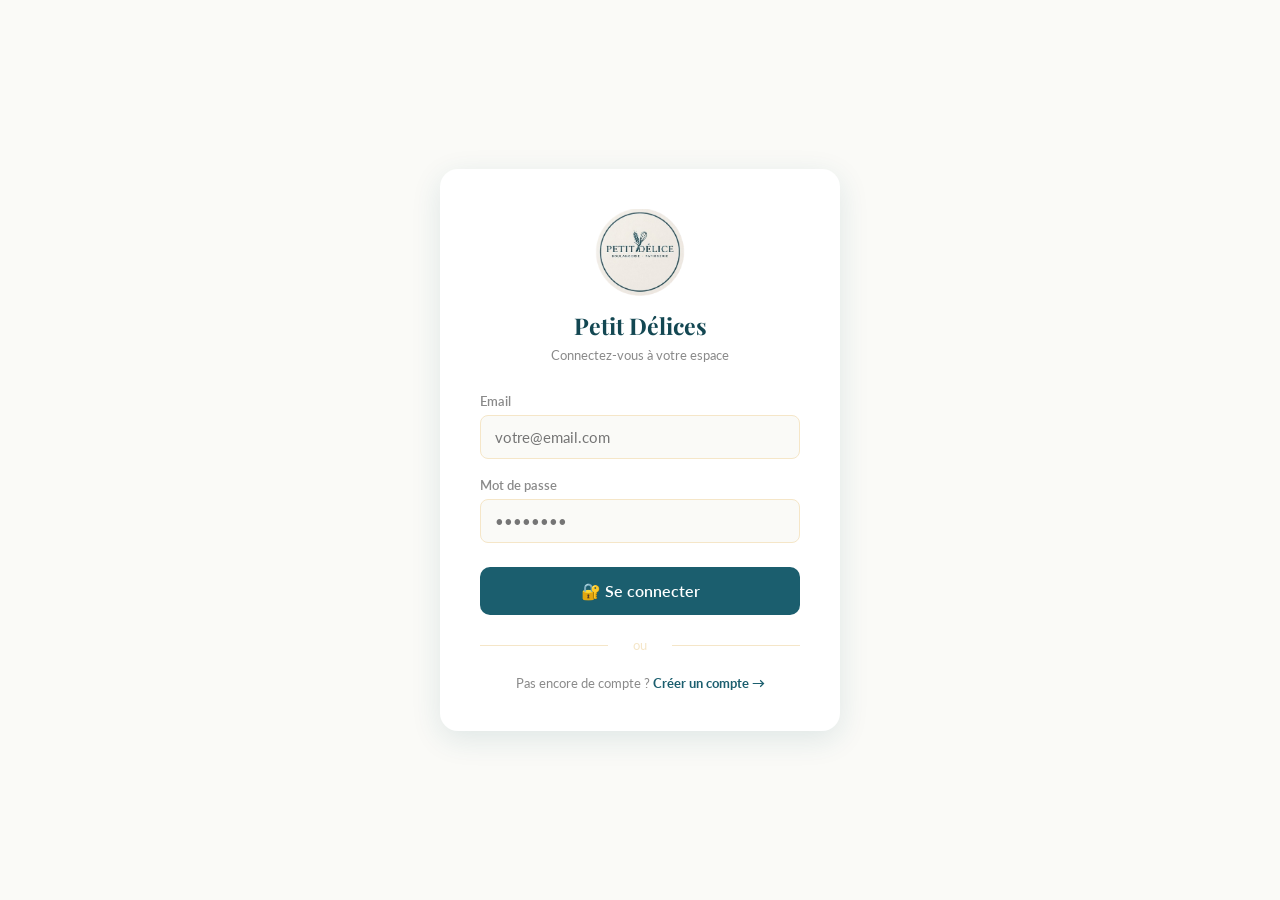
<file: caissier.html>
<!DOCTYPE html>
<html lang="fr">
<head>
  <meta charset="UTF-8">
  <meta name="viewport" content="width=device-width, initial-scale=1.0">
  <title>🧾 Espace Caissier — Petit Délices</title>
  <link href="https://fonts.googleapis.com/css2?family=Playfair+Display:wght@600;700&family=Lato:wght@400;600;700&display=swap" rel="stylesheet">
  <style>
    :root {
      --teal: #1B5E6E;
      --teal-dark: #134752;
      --gold: #D4A055;
      --gold-dark: #B8843E;
      --cream: #F5E6C8;
      --bg: #FAFAF7;
      --text: #2C2C2C;
      --muted: #8A8A8A;
      --vert: #4CAF7D;
      --rouge: #D9534F;
    }

    * { margin: 0; padding: 0; box-sizing: border-box; }
    body { font-family: 'Lato', sans-serif; background: var(--bg); color: var(--text); }
    h1, h2, h3 { font-family: 'Playfair Display', serif; }

    /* ✅ HEADER */
    header {
      position: sticky;
      top: 0;
      z-index: 50;
      background: linear-gradient(135deg, var(--teal) 0%, var(--teal-dark) 100%);
      color: white;
      display: flex;
      align-items: center;
      justify-content: space-between;
      flex-wrap: wrap;
      gap: 12px;
      padding: 14px 24px;
      box-shadow: 0 2px 12px rgba(0,0,0,0.15);
    }

    .entete-logo { display: flex; align-items: center; gap: 12px; min-width: 0; }
    .entete-logo img {
      width: 42px; height: 42px;
      border-radius: 8px;
      background: rgba(255,255,255,0.9);
      padding: 4px;
      flex-shrink: 0;
      object-fit: contain;
    }
    .entete-texte { display: flex; flex-direction: column; line-height: 1.25; min-width: 0; }
    .entete-texte .nom-marque { font-family: 'Playfair Display', serif; font-weight: 700; font-size: 18px; white-space: nowrap; }
    .entete-texte .role-espace { font-size: 11px; color: var(--cream); text-transform: uppercase; letter-spacing: 0.5px; }

    .user-info { display: flex; align-items: center; gap: 14px; flex-wrap: wrap; }
    .user-info span { font-size: 13px; opacity: 0.92; white-space: nowrap; }

    .btn-deco {
      background: rgba(255,255,255,0.15);
      border: 1px solid rgba(255,255,255,0.3);
      color: white;
      padding: 8px 14px;
      border-radius: 8px;
      cursor: pointer;
      font-size: 13px;
      font-family: 'Lato', sans-serif;
      font-weight: 600;
      white-space: nowrap;
      transition: background 0.2s;
    }
    .btn-deco:hover { background: rgba(217,83,79,0.85); }

    /* ✅ CONTENU */
    main { max-width: 1400px; margin: 0 auto; padding: 28px 20px 60px; }
    main h1 { color: var(--teal-dark); margin-bottom: 20px; font-size: 26px; }

    /* ✅ STATS */
    .stats-bar {
      display: grid;
      grid-template-columns: repeat(4, 1fr);
      gap: 16px;
      margin-bottom: 24px;
    }
    .stat-card {
      background: white;
      border-radius: 12px;
      padding: 20px;
      box-shadow: 0 2px 10px rgba(27,94,110,0.07);
      text-align: center;
      border-top: 4px solid var(--teal);
    }
    .stat-card:nth-child(1) { border-top-color: var(--gold); }
    .stat-card:nth-child(2) { border-top-color: var(--teal); }
    .stat-card:nth-child(3) { border-top-color: var(--vert); }
    .stat-card:nth-child(4) { border-top-color: var(--teal-dark); }
    .stat-card .nombre { font-size: 30px; font-weight: 700; color: var(--teal-dark); }
    .stat-card .label { font-size: 13px; color: var(--muted); margin-top: 4px; }

    /* ✅ RECHERCHE & FILTRES */
    .search-bar {
      background: white;
      border-radius: 12px;
      padding: 16px;
      margin-bottom: 20px;
      box-shadow: 0 2px 10px rgba(27,94,110,0.07);
      display: flex;
      gap: 12px;
      align-items: center;
      flex-wrap: wrap;
    }
    .search-bar input {
      flex: 1;
      min-width: 200px;
      padding: 10px 14px;
      border: 1.5px solid var(--cream);
      border-radius: 8px;
      font-size: 14px;
      font-family: 'Lato', sans-serif;
      background: var(--bg);
      color: var(--text);
    }
    .search-bar input:focus { outline: none; border-color: var(--gold); }

    .filtres { display: flex; gap: 8px; flex-wrap: wrap; }
    .btn-filtre {
      background: white;
      border: 1.5px solid var(--cream);
      color: var(--teal-dark);
      padding: 8px 16px;
      border-radius: 999px;
      cursor: pointer;
      font-size: 13px;
      font-weight: 600;
      font-family: 'Lato', sans-serif;
      white-space: nowrap;
      transition: all 0.2s;
    }
    .btn-filtre:hover { background: var(--cream); }
    .btn-filtre.actif-filtre {
      background: var(--gold);
      color: white;
      border-color: var(--gold);
    }

    /* ✅ CARTES COMMANDE */
    .grille-commandes {
      display: grid;
      grid-template-columns: repeat(auto-fill, minmax(320px, 1fr));
      gap: 16px;
    }
    .carte-commande {
      background: white;
      border-radius: 12px;
      padding: 20px;
      box-shadow: 0 2px 10px rgba(27,94,110,0.07);
      border-left: 5px solid var(--teal);
      display: flex;
      flex-direction: column;
    }
    .carte-commande.urgence { border-left-color: var(--gold); }
    .carte-commande.prete { border-left-color: var(--vert); }

    .commande-header { display: flex; justify-content: space-between; align-items: flex-start; margin-bottom: 12px; gap: 10px; }
    .commande-header h3 { font-size: 16px; color: var(--text); margin: 4px 0 4px 0; font-family: 'Lato', sans-serif; font-weight: 700; }
    .commande-tel { font-size: 13px; color: var(--muted); }
    .commande-id { font-size: 12px; color: var(--muted); }

    .badge {
      display: inline-block;
      padding: 4px 12px;
      border-radius: 999px;
      font-size: 11px;
      font-weight: 700;
      white-space: nowrap;
    }
    .badge.orange { background: rgba(212,160,85,0.2); color: var(--gold-dark); }
    .badge.bleu   { background: rgba(27,94,110,0.12); color: var(--teal); }
    .badge.vert   { background: rgba(76,175,125,0.15); color: #1f7a4d; }
    .badge.gris   { background: rgba(138,138,138,0.15); color: var(--muted); }
    .badge.rouge  { background: rgba(217,83,79,0.15); color: var(--rouge); }

    .commande-produits {
      list-style: none;
      margin: 12px 0;
      padding: 12px;
      background: var(--bg);
      border-radius: 8px;
      font-size: 13px;
    }
    .commande-produits li { padding: 4px 0; display: flex; justify-content: space-between; gap: 8px; }

    .commande-notes {
      display: block;
      font-size: 12px;
      color: var(--gold-dark);
      background: rgba(212,160,85,0.15);
      padding: 6px 10px;
      border-radius: 6px;
      margin-top: 8px;
    }

    .info-tracabilite { font-size: 12px; margin-top: 6px; font-style: italic; }

    .commande-footer {
      display: flex;
      justify-content: space-between;
      align-items: center;
      margin-top: 12px;
      padding-top: 12px;
      border-top: 1px solid var(--cream);
    }
    .commande-total { font-size: 18px; font-weight: 700; color: var(--teal-dark); }
    .commande-date { font-size: 12px; color: var(--muted); }

    .commande-actions { display: flex; gap: 8px; margin-top: 12px; }
    .btn-action {
      flex: 1;
      padding: 10px;
      border: none;
      border-radius: 8px;
      cursor: pointer;
      font-size: 13px;
      font-weight: 600;
      font-family: 'Lato', sans-serif;
      color: white;
    }
    .btn-valider  { background: var(--vert); }
    .btn-valider:hover { background: #3d9468; }
    .btn-suivant  { background: var(--teal); }
    .btn-suivant:hover { background: var(--teal-dark); }
    .btn-remettre { background: var(--gold); }
    .btn-remettre:hover { background: var(--gold-dark); }

    .texte-info  { color: var(--teal); font-size: 13px; text-align: center; flex: 1; }
    .texte-fin   { color: #1f7a4d; font-size: 13px; text-align: center; flex: 1; }
    .texte-annule{ color: var(--rouge); font-size: 13px; text-align: center; flex: 1; }

    .empty-state { text-align: center; padding: 60px 20px; color: var(--muted); }

    /* ✅ RESPONSIVE */
    @media (max-width: 900px) {
      .stats-bar { grid-template-columns: repeat(2, 1fr); }
    }

    @media (max-width: 700px) {
      header { padding: 12px 16px; }
      .entete-texte .nom-marque { font-size: 16px; }
      main { padding: 20px 14px 50px; }
      .search-bar { flex-direction: column; align-items: stretch; }
      .filtres { width: 100%; }
    }

    @media (max-width: 420px) {
      .stats-bar { grid-template-columns: 1fr 1fr; gap: 10px; }
      .stat-card { padding: 14px; }
      .stat-card .nombre { font-size: 24px; }
      .user-info span { display: none; }
    }
  </style>
</head>
<body>

  <header>
    <div class="entete-logo">
      <img src="./images/logo.png" alt="Logo Petit Délices">
      <div class="entete-texte">
        <span class="nom-marque">Petit Délices</span>
        <span class="role-espace">Espace Caissier</span>
      </div>
    </div>
    <div class="user-info">
      <span id="caissier-nom">Chargement...</span>
      <button class="btn-deco" onclick="seDeconnecter()">🚪 Déconnexion</button>
    </div>
  </header>

  <main>
    <h1>🧾 Espace Caissier</h1>
    <div class="stats-bar">
      <div class="stat-card">
        <div class="nombre" id="stat-en-attente">0</div>
        <div class="label">⏳ En attente</div>
      </div>
      <div class="stat-card">
        <div class="nombre" id="stat-preparation">0</div>
        <div class="label">👨‍🍳 En préparation</div>
      </div>
      <div class="stat-card">
        <div class="nombre" id="stat-prete">0</div>
        <div class="label">✅ Prêtes à retirer</div>
      </div>
      <div class="stat-card">
        <div class="nombre" id="stat-ca">0</div>
        <div class="label">💰 CA du jour (DH)</div>
      </div>
    </div>

    <div class="search-bar">
      <input type="text" id="search-input" placeholder="🔍 Rechercher..." onkeyup="filtrerCommandes()">
      <div class="filtres">
        <button class="btn-filtre actif-filtre" onclick="filtrerStatut('tous', this)">Toutes</button>
        <button class="btn-filtre" onclick="filtrerStatut('En attente', this)">⏳ En attente</button>
        <button class="btn-filtre" onclick="filtrerStatut('En préparation', this)">👨‍🍳 Préparation</button>
        <button class="btn-filtre" onclick="filtrerStatut('Prêt', this)">✅ Prêtes</button>
      </div>
    </div>

    <div id="liste-commandes" class="grille-commandes"></div>
  </main>

  <script src="https://cdn.socket.io/4.7.5/socket.io.min.js"></script>
  <script src="config.js"></script>

  <script>
    // Utiliser les variables globales de config.js
    const API = window.API;
    const socket = window.socket;
    let userCaissier = JSON.parse(sessionStorage.getItem("user"))

    if (!userCaissier || !["caissier", "admin"].includes(userCaissier.role)) {
      window.location.href = "login.html"
    }

    let toutesLesCommandes = []
    let statutFiltre = "tous"

    socket.on("rafraichir_commandes", () => {
      chargerCommandes()
    })

    document.getElementById("caissier-nom").textContent = `👋 ${userCaissier.nom}`
    chargerCommandes()

    async function chargerCommandes() {
      try {
        const res = await fetch(API + "/commandes")
        let data = await res.json()

        if (!Array.isArray(data)) return

        toutesLesCommandes = data
        afficherCommandes()
        mettreAJourStats()
      } catch (err) {
        console.error("Erreur:", err)
      }
    }

    function afficherCommandes() {
      const liste = document.getElementById("liste-commandes")
      const terme = document.getElementById("search-input").value.toLowerCase()

      let commandesFiltrees = toutesLesCommandes.filter(cmd => {
        const matchStatut = statutFiltre === "tous" || cmd.statut === statutFiltre
        const clientNom = (cmd.client || "").toLowerCase()
        const tel = cmd.telephone || ""
        const matchRecherche = !terme || clientNom.includes(terme) || tel.includes(terme) || String(cmd.id).includes(terme)
        return matchStatut && matchRecherche
      })

      if (commandesFiltrees.length === 0) {
        liste.innerHTML = `<div class="empty-state" style="grid-column: 1/-1"><h3>Aucune commande</h3></div>`
        return
      }

      liste.innerHTML = commandesFiltrees.map(cmd => {
        const total = cmd.produits ? cmd.produits.reduce((s, p) => s + Number(p.prix) * Number(p.quantite), 0) : 0

        const couleurs = {
          "En attente": "orange",
          "En préparation": "bleu",
          "Prêt": "vert",
          "Livrée": "gris",
          "Livré": "gris",
          "Annulée": "rouge"
        }

        let statutAffiche = cmd.statut
        if (statutAffiche.toLowerCase().startsWith("livr")) statutAffiche = "Livrée"

        const couleur = couleurs[statutAffiche] || "orange"
        const produitsList = cmd.produits ? cmd.produits.map(p => `<li><span>${p.nom} × ${p.quantite}</span><strong>${Number(p.prix) * Number(p.quantite)} DH</strong></li>`).join("") : "<li>Aucun produit</li>"

        let classeCarte = ""
        if (cmd.statut === "En attente") classeCarte = "urgence"
        else if (cmd.statut === "Prêt") classeCarte = "prete"

        let labelOrigine = cmd.origine === "admin"
          ? `<span class="badge bleu" style="margin-bottom:8px; display:inline-block;">👨‍🍳 Créée pour le Chef</span>`
          : `<span class="badge orange" style="margin-bottom:8px; display:inline-block;">🧾 Créée pour le Caissier</span>`

        // Traçabilité : on n'affiche que ce qui existe réellement (pas de placeholder de debug)
        let infoTraçabilité = ""
        if (cmd.pris_par_chef) {
          infoTraçabilité += `<div class="info-tracabilite" style="color:var(--teal)">👨‍🍳 Préparée par : <strong>${cmd.pris_par_chef}</strong></div>`
        }
        if (cmd.livre_par) {
          infoTraçabilité += `<div class="info-tracabilite" style="color:#1f7a4d">✅ Remise/livrée par : <strong>${cmd.livre_par}</strong></div>`
        }

        let boutons = ""
        const estLivree = (cmd.statut || "").toLowerCase().startsWith("livr")

        if (cmd.origine === "client") {
          if (cmd.statut === "En attente") {
            boutons = `<button class="btn-action btn-valider" onclick="changerStatutCaissier(${cmd.id}, 'En préparation')">✅ Valider et envoyer en cuisine</button>`
          } else if (cmd.statut === "En préparation") {
            boutons = `<button class="btn-action btn-suivant" onclick="changerStatutCaissier(${cmd.id}, 'Prêt')">➡️ Marquer comme Prêt</button>`
          } else if (cmd.statut === "Prêt") {
            if (cmd.livraison === "domicile") {
              boutons = `<span class="texte-info">🚚 En attente du livreur</span>`
            } else {
              boutons = `<button class="btn-action btn-remettre" onclick="marquerRemise(${cmd.id})">🔑 Remise au client (Code)</button>`
            }
          } else if (estLivree) {
            boutons = `<span class="texte-fin">✅ Commande finalisée</span>`
          } else if (cmd.statut === "Annulée") {
            boutons = `<span class="texte-annule">❌ Annulée</span>`
          }
        } else if (cmd.origine === "admin") {
          if (cmd.statut === "En préparation") {
            boutons = `<span class="texte-info">👨‍🍳 En préparation par le chef...</span>`
          } else if (cmd.statut === "Prêt") {
            if (cmd.livraison === "domicile") {
              boutons = `<span class="texte-info">🚚 En attente du livreur</span>`
            } else {
              boutons = `<button class="btn-action btn-remettre" onclick="marquerRemise(${cmd.id})">🔑 Remise au client (Code)</button>`
            }
          } else if (estLivree) {
            boutons = `<span class="texte-fin">✅ Commande finalisée</span>`
          } else if (cmd.statut === "Annulée") {
            boutons = `<span class="texte-annule">❌ Annulée</span>`
          }
        }

        let dateAffichee = cmd.date ? new Date(cmd.date).toLocaleDateString('fr-FR') : new Date(cmd.created_at).toLocaleDateString('fr-FR')

        return `
          <div class="carte-commande ${classeCarte}">
            <div class="commande-header">
              <div>
                <div class="commande-id">#${cmd.id}</div>
                ${labelOrigine}
                <h3>👤 ${cmd.client}</h3>
                <div class="commande-tel">📞 ${cmd.telephone || "Non renseigné"}</div>
              </div>
              <span class="badge ${couleur}">${statutAffiche}</span>
            </div>
            <ul class="commande-produits">${produitsList}</ul>
            ${cmd.notes ? `<span class="commande-notes">📝 ${cmd.notes}</span>` : ""}

            ${infoTraçabilité}

            <div class="commande-footer">
              <span class="commande-date">📅 ${dateAffichee}</span>
              <span class="commande-total">${total} DH</span>
            </div>
            <div class="commande-actions">${boutons}</div>
          </div>
        `
      }).join("")
    }

    function mettreAJourStats() {
      const enAttente = toutesLesCommandes.filter(c => c.statut === "En attente").length
      const enPrep = toutesLesCommandes.filter(c => c.statut === "En préparation").length
      const pretes = toutesLesCommandes.filter(c => c.statut === "Prêt").length

      const aujourdhui = new Date().toISOString().split('T')[0]
      const caJour = toutesLesCommandes
        .filter(c => new Date(c.created_at).toISOString().split('T')[0] === aujourdhui && c.statut !== "Annulée")
        .reduce((sum, c) => {
          const total = c.produits ? c.produits.reduce((s, p) => s + Number(p.prix) * Number(p.quantite), 0) : 0
          return sum + total
        }, 0)

      document.getElementById("stat-en-attente").textContent = enAttente
      document.getElementById("stat-preparation").textContent = enPrep
      document.getElementById("stat-prete").textContent = pretes
      document.getElementById("stat-ca").textContent = caJour.toFixed(0)
    }

    function filtrerStatut(statut, btn) {
      statutFiltre = statut
      document.querySelectorAll(".btn-filtre").forEach(b => b.classList.remove("actif-filtre"))
      btn.classList.add("actif-filtre")
      afficherCommandes()
    }

    function filtrerCommandes() {
      afficherCommandes()
    }

    async function changerStatutCaissier(id, nouveauStatut) {
      if (!confirm(`Passer au statut "${nouveauStatut}" ?`)) return

      let nomCaissier = userCaissier ? userCaissier.nom : "Inconnu"

      try {
        let response = await fetch(API + "/commandes/" + id + "/statut", {
          method: "PUT",
          headers: { "Content-Type": "application/json" },
          body: JSON.stringify({ statut: nouveauStatut, utilisateur_nom: nomCaissier })
        })

        let result = await response.json()
        if (!response.ok) {
          alert("❌ " + result.erreur)
        } else {
          alert("✅ Statut mis à jour !")
          socket.emit("changement_statut")
          chargerCommandes()
        }
      } catch (err) {
        alert("Erreur : " + err.message)
      }
    }

    async function marquerRemise(id) {
      let codeSaisi = prompt("🔒 Entrez le code de confirmation à 6 chiffres :");

      if (codeSaisi === null) return;
      if (codeSaisi.length !== 6 || isNaN(codeSaisi)) {
        alert("❌ Le code doit contenir exactement 6 chiffres.");
        return;
      }

      let nomCaissier = userCaissier ? userCaissier.nom : "Inconnu"

      try {
        let response = await fetch(API + "/commandes/" + id + "/statut", {
          method: "PUT",
          headers: { "Content-Type": "application/json" },
          body: JSON.stringify({
            statut: "Livrée",
            code_confirmation: codeSaisi,
            utilisateur_nom: nomCaissier
          })
        })

        let result = await response.json();

        if (!response.ok) {
          alert(result.erreur);
          return;
        }

        alert("✅ " + result.message);
        socket.emit("changement_statut")
        chargerCommandes()
      } catch (err) {
        alert("Erreur : " + err.message)
      }
    }

    function seDeconnecter() {
      sessionStorage.removeItem("user")
      window.location.href = "login.html"
    }
  </script>

</body>
</html>
</file>
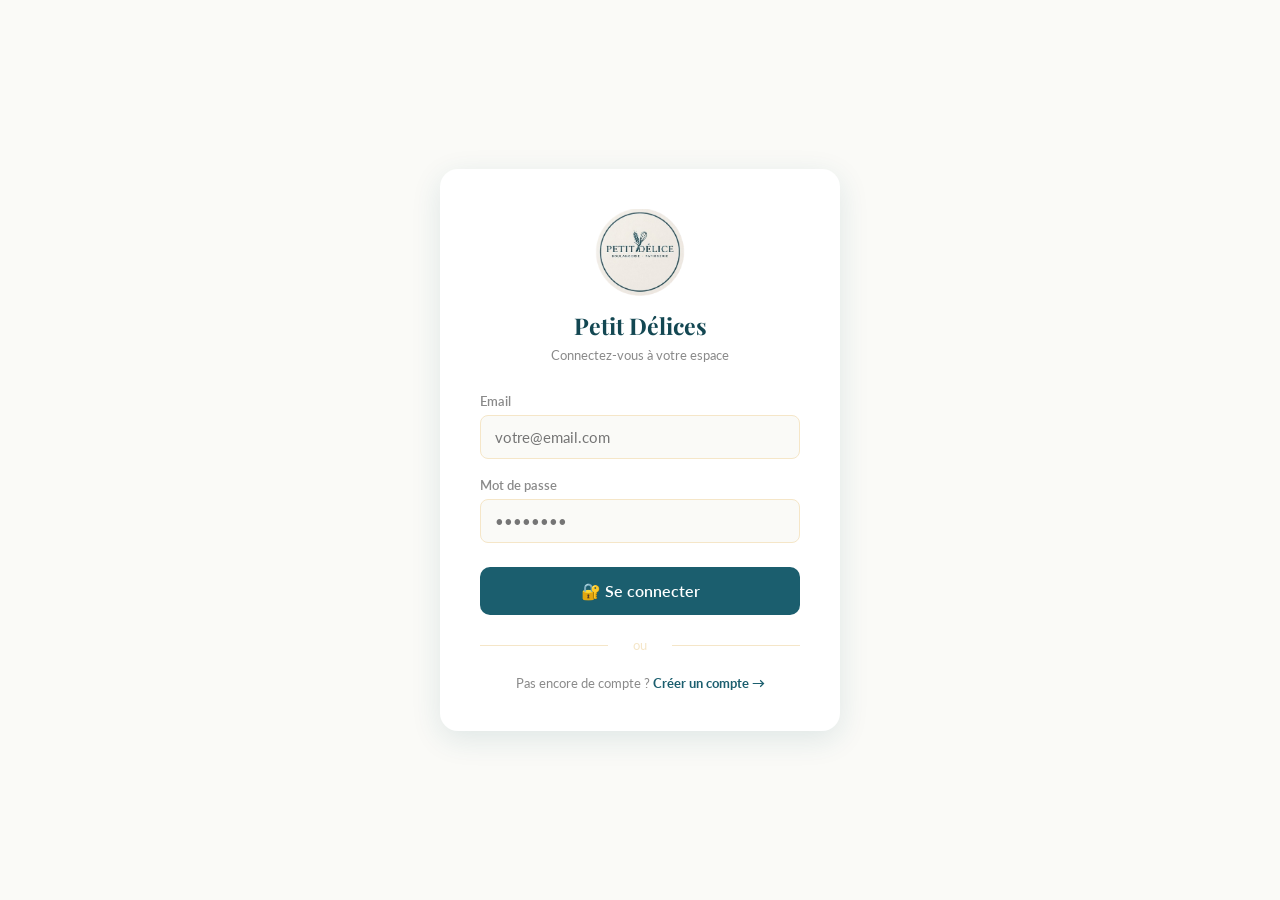
<file: commande-client.html>
<!DOCTYPE html>
<html lang="fr">
<head>
  <meta charset="UTF-8" />
  <meta name="viewport" content="width=device-width, initial-scale=1.0"/>
  <title>Petit Délice – Mon espace</title>
  <link href="https://fonts.googleapis.com/css2?family=Playfair+Display:wght@400;600;700&family=Lato:wght@300;400;700&display=swap" rel="stylesheet"/>
  <style>
    *, *::before, *::after { box-sizing: border-box; margin: 0; padding: 0; }

    :root {
      --teal:    #1B5E6E;
      --teal-light: #2A7A8E;
      --gold:    #D4A055;
      --gold-light: #E8B86D;
      --cream:   #F5E6C8;
      --bg:      #FAFAF7;
      --text:    #2C2C2C;
      --text-muted: #6B6B6B;
      --white:   #FFFFFF;
      --shadow:  0 4px 20px rgba(27,94,110,0.12);
      --shadow-hover: 0 12px 40px rgba(27,94,110,0.22);
      --radius:  14px;
    }

    body {
      font-family: 'Lato', sans-serif;
      background: var(--bg);
      color: var(--text);
      min-height: 100vh;
    }

    /* ── HEADER ── */
    header {
      background: var(--white);
      box-shadow: 0 2px 12px rgba(0,0,0,0.08);
      position: sticky;
      top: 0;
      z-index: 100;
    }

    .header-inner {
      max-width: 1200px;
      margin: 0 auto;
      padding: 0 24px;
      height: 72px;
      display: flex;
      align-items: center;
      justify-content: space-between;
    }

    .logo-area {
      display: flex;
      align-items: center;
      gap: 12px;
      text-decoration: none;
    }

    .logo-area img {
      height: 48px;
      width: 48px;
      object-fit: contain;
    }

    .logo-text {
      display: flex;
      flex-direction: column;
      line-height: 1.1;
    }

    .logo-text .name {
      font-family: 'Playfair Display', serif;
      font-size: 20px;
      font-weight: 700;
      color: var(--teal);
    }

    .logo-text .tagline {
      font-size: 11px;
      color: var(--gold);
      letter-spacing: 1.5px;
      text-transform: uppercase;
      font-weight: 700;
    }

    nav { display: flex; gap: 8px; align-items: center; }

    nav a, nav button {
      font-size: 14px;
      font-weight: 700;
      color: var(--text-muted);
      text-decoration: none;
      padding: 8px 14px;
      border-radius: 8px;
      transition: color 0.2s, background 0.2s;
      background: transparent;
      border: none;
      cursor: pointer;
      font-family: 'Lato', sans-serif;
    }

    nav a:hover, nav button:hover { color: var(--teal); background: var(--cream); }

    .cart-btn {
      background: var(--teal);
      color: var(--white) !important;
      border-radius: 10px !important;
      display: flex;
      align-items: center;
      gap: 6px;
      padding: 8px 16px !important;
    }

    .cart-btn:hover { background: var(--teal-light) !important; color: var(--white) !important; }

    .cart-count {
      background: var(--gold);
      color: var(--white);
      font-size: 11px;
      font-weight: 700;
      width: 20px; height: 20px;
      border-radius: 50%;
      display: flex; align-items: center; justify-content: center;
      display: none;
    }

    .cart-count.visible { display: flex; }

    .btn-logout {
      border: 2px solid #E8E0D0 !important;
      color: var(--text-muted) !important;
    }
    .btn-logout:hover { border-color: var(--teal) !important; color: var(--teal) !important; background: transparent !important; }

    /* ── HERO ── */
    .hero {
      background: linear-gradient(135deg, var(--teal) 0%, #0D3A46 60%, #1B5E6E 100%);
      color: var(--white);
      padding: 64px 24px;
      text-align: center;
      position: relative;
      overflow: hidden;
    }

    .hero::before {
      content: '';
      position: absolute;
      inset: 0;
      background: url("data:image/svg+xml,%3Csvg width='60' height='60' viewBox='0 0 60 60' xmlns='http://www.w3.org/2000/svg'%3E%3Cg fill='none' fill-rule='evenodd'%3E%3Cg fill='%23ffffff' fill-opacity='0.04'%3E%3Ccircle cx='30' cy='30' r='4'/%3E%3C/g%3E%3C/g%3E%3C/svg%3E");
      pointer-events: none;
    }

    .hero-inner { max-width: 700px; margin: 0 auto; position: relative; }

    .hero-badge {
      display: inline-flex;
      align-items: center;
      gap: 6px;
      background: rgba(212,160,85,0.25);
      border: 1px solid rgba(212,160,85,0.5);
      color: var(--gold-light);
      font-size: 12px;
      font-weight: 700;
      letter-spacing: 1.5px;
      text-transform: uppercase;
      padding: 6px 16px;
      border-radius: 999px;
      margin-bottom: 20px;
    }

    .hero h1 {
      font-family: 'Playfair Display', serif;
      font-size: clamp(28px, 4.5vw, 44px);
      font-weight: 700;
      line-height: 1.15;
      margin-bottom: 14px;
      color: var(--white);
    }

    .hero h1 span { color: var(--gold-light); }

    .hero p {
      font-size: 16px;
      font-weight: 300;
      opacity: 0.88;
      line-height: 1.7;
    }

    /* ── TABS ── */
    .tabs-wrap {
      max-width: 1200px;
      margin: -26px auto 0;
      padding: 0 24px;
      position: relative;
      z-index: 10;
    }

    .tabs-client {
      display: flex; gap: 4px;
      background: var(--white); border-radius: 14px;
      padding: 6px; box-shadow: var(--shadow-hover);
      width: fit-content; margin: 0 auto;
    }

    .tab-btn {
      padding: 12px 28px; border: none; border-radius: 10px;
      font-size: 14px; font-weight: 700; cursor: pointer;
      background: transparent; color: var(--text-muted);
      transition: all 0.2s; font-family: 'Lato', sans-serif;
    }

    .tab-btn.actif {
      background: var(--teal); color: var(--white);
      box-shadow: 0 4px 14px rgba(27,94,110,0.3);
    }

    /* ── HIGHLIGHTS (bienvenue) ── */
    .highlights {
      background: var(--cream);
      padding: 20px 24px;
      margin-top: 28px;
    }

    .highlights-inner {
      max-width: 1200px; margin: 0 auto;
      display: flex; align-items: center; justify-content: center; gap: 10px;
      flex-wrap: wrap; text-align: center;
    }

    .highlights-inner .greet {
      font-family: 'Playfair Display', serif;
      font-size: 17px; font-weight: 700; color: var(--teal);
    }
    .highlights-inner .sub { font-size: 13px; color: var(--text-muted); }

    /* ── CATALOGUE ── */
    .catalogue-section { max-width: 1200px; margin: 0 auto; padding: 48px 24px; }

    .section-header {
      text-align: center;
      margin-bottom: 36px;
    }

    .section-eyebrow {
      font-size: 12px;
      font-weight: 700;
      letter-spacing: 2px;
      text-transform: uppercase;
      color: var(--gold);
      margin-bottom: 10px;
    }

    .section-title {
      font-family: 'Playfair Display', serif;
      font-size: clamp(24px, 3.2vw, 34px);
      font-weight: 700;
      color: var(--teal);
    }

    /* Filters */
    .filters {
      display: flex; gap: 10px; justify-content: center;
      flex-wrap: wrap; margin-bottom: 36px;
    }

    .filter-btn {
      padding: 9px 22px;
      border-radius: 999px;
      border: 2px solid var(--teal);
      background: transparent;
      color: var(--teal);
      font-size: 13px;
      font-weight: 700;
      cursor: pointer;
      transition: all 0.2s;
      font-family: 'Lato', sans-serif;
    }

    .filter-btn:hover, .filter-btn.actif-filtre {
      background: var(--teal);
      color: var(--white);
    }

    /* Product grid */
    .product-grid {
      display: grid;
      grid-template-columns: repeat(auto-fill, minmax(250px, 1fr));
      gap: 26px;
    }

    .product-card {
      background: var(--white);
      border-radius: var(--radius);
      overflow: hidden;
      box-shadow: var(--shadow);
      transition: box-shadow 0.25s, transform 0.25s, border-color .2s;
      display: flex;
      flex-direction: column;
      border: 2px solid transparent;
      cursor: pointer;
    }

    .product-card:hover {
      box-shadow: var(--shadow-hover);
      transform: translateY(-4px);
    }

    .product-card.selectionnee {
      border-color: var(--teal);
    }

    .product-card.rupture {
      opacity: 0.55;
      cursor: not-allowed;
    }
    .product-card.rupture:hover { transform: none; box-shadow: var(--shadow); }

    .product-img {
      width: 100%;
      height: 170px;
      background: linear-gradient(135deg, #f0e4cc, #e8d5b0);
      display: flex; align-items: center; justify-content: center;
      font-size: 58px;
      position: relative;
    }

    .fait-maison {
      position: absolute;
      top: 12px; right: 12px;
      background: var(--gold);
      color: var(--white);
      font-size: 10px;
      font-weight: 700;
      letter-spacing: 1px;
      text-transform: uppercase;
      padding: 4px 10px;
      border-radius: 999px;
    }

    .badge-check {
      position: absolute;
      top: 12px; left: 12px;
      background: var(--teal);
      color: var(--white);
      width: 26px; height: 26px;
      border-radius: 50%;
      display: none;
      align-items: center; justify-content: center;
      font-size: 13px; font-weight: 700;
    }
    .product-card.selectionnee .badge-check { display: flex; }

    .product-body {
      padding: 18px;
      flex: 1;
      display: flex;
      flex-direction: column;
    }

    .product-category {
      font-size: 11px;
      font-weight: 700;
      letter-spacing: 1.5px;
      text-transform: uppercase;
      color: var(--gold);
      margin-bottom: 6px;
    }

    .product-name {
      font-family: 'Playfair Display', serif;
      font-size: 18px;
      font-weight: 600;
      color: var(--text);
      margin-bottom: 8px;
      line-height: 1.3;
    }

    .product-desc {
      font-size: 13px;
      color: var(--text-muted);
      line-height: 1.6;
      flex: 1;
      margin-bottom: 12px;
    }

    .product-dispo {
      font-size: 12px;
      color: var(--text-muted);
      margin-bottom: 10px;
    }
    .product-dispo.rupture-label { color: #c0392b; font-weight: 700; }

    .product-footer {
      display: flex;
      align-items: center;
      justify-content: space-between;
      gap: 12px;
    }

    .product-price {
      font-family: 'Playfair Display', serif;
      font-size: 22px;
      font-weight: 700;
      color: var(--teal);
    }

    .add-btn {
      background: var(--teal);
      color: var(--white);
      border: none;
      border-radius: 8px;
      padding: 9px 18px;
      font-size: 13px;
      font-weight: 700;
      cursor: pointer;
      transition: background 0.2s, transform 0.15s;
      display: flex; align-items: center; gap: 6px;
      font-family: 'Lato', sans-serif;
    }

    .add-btn:hover { background: var(--teal-light); transform: scale(1.04); }
    .add-btn:active { transform: scale(0.97); }
    .add-btn:disabled { opacity: 0.5; cursor: not-allowed; transform: none; }

    /* qty controls inside card */
    .qty-controls-card {
      display: none;
      align-items: center; gap: 10px;
      background: var(--bg);
      border-radius: 8px;
      padding: 6px 10px;
    }
    .product-card.selectionnee .qty-controls-card { display: flex; }
    .product-card.selectionnee .add-btn { display: none; }

    .qty-btn {
      background: var(--teal);
      color: var(--white);
      border: none;
      width: 26px; height: 26px;
      border-radius: 6px;
      font-size: 15px;
      cursor: pointer;
      display: flex; align-items: center; justify-content: center;
      transition: background 0.2s;
    }
    .qty-btn:hover { background: var(--teal-light); }
    .qty-val { font-weight: 700; min-width: 18px; text-align: center; font-size: 14px; }

    /* ── CART FLOATING ── */
    .cart-float {
      position: fixed;
      bottom: 28px; right: 28px;
      background: var(--teal);
      color: var(--white);
      border: none;
      border-radius: 16px;
      padding: 14px 22px;
      font-size: 15px;
      font-weight: 700;
      cursor: pointer;
      box-shadow: 0 8px 28px rgba(27,94,110,0.4);
      display: none;
      align-items: center;
      gap: 10px;
      z-index: 50;
      transition: background 0.2s, transform 0.2s;
      font-family: 'Lato', sans-serif;
    }

    .cart-float:hover { background: var(--teal-light); transform: translateY(-2px); }
    .cart-float.visible { display: flex; }

    .cart-float-count {
      background: var(--gold);
      border-radius: 999px;
      padding: 2px 9px;
      font-size: 13px;
    }

    /* ── OVERLAY / MODALS ── */
    .overlay {
      display: none;
      position: fixed; inset: 0;
      background: rgba(0,0,0,0.5);
      z-index: 200;
      align-items: flex-end;
      justify-content: center;
    }

    .overlay.open { display: flex; }

    .cart-modal, .order-modal {
      background: var(--white);
      border-radius: 20px 20px 0 0;
      width: 100%;
      max-width: 520px;
      max-height: 88vh;
      overflow-y: auto;
      padding: 28px;
      animation: slideUp 0.3s ease;
    }

    @keyframes slideUp {
      from { transform: translateY(100%); }
      to   { transform: translateY(0); }
    }

    .cart-modal-header {
      display: flex; align-items: center; justify-content: space-between;
      margin-bottom: 22px;
    }

    .cart-modal-title {
      font-family: 'Playfair Display', serif;
      font-size: 22px;
      color: var(--teal);
    }

    .close-btn {
      background: var(--bg);
      border: none;
      border-radius: 50%;
      width: 36px; height: 36px;
      cursor: pointer;
      font-size: 18px;
      display: flex; align-items: center; justify-content: center;
      color: var(--text-muted);
      transition: background 0.2s;
    }

    .close-btn:hover { background: var(--cream); }

    .cart-items { display: flex; flex-direction: column; gap: 14px; }

    .cart-item {
      display: flex; gap: 14px; align-items: center;
      padding: 14px;
      background: var(--bg);
      border-radius: 10px;
    }

    .cart-item-emoji { font-size: 36px; }

    .cart-item-info { flex: 1; }
    .cart-item-name { font-weight: 700; margin-bottom: 4px; }
    .cart-item-price { font-size: 14px; color: var(--text-muted); }

    .qty-controls { display: flex; align-items: center; gap: 8px; }

    .cart-empty {
      text-align: center;
      padding: 40px 20px;
      color: var(--text-muted);
    }

    .cart-empty .icon { font-size: 56px; margin-bottom: 12px; }
    .cart-empty p { font-size: 16px; }

    .cart-summary {
      margin-top: 22px;
      padding-top: 18px;
      border-top: 1px solid var(--cream);
    }

    .cart-total-row {
      display: flex; justify-content: space-between;
      font-size: 18px; font-weight: 700;
      color: var(--teal);
      margin-bottom: 16px;
    }

    .btn-order {
      width: 100%;
      background: var(--gold);
      color: var(--white);
      border: none;
      border-radius: 12px;
      padding: 16px;
      font-size: 16px;
      font-weight: 700;
      cursor: pointer;
      transition: background 0.2s;
      display: flex; align-items: center; justify-content: center; gap: 8px;
      font-family: 'Lato', sans-serif;
    }

    .btn-order:hover { background: var(--gold-light); }
    .btn-order.teal { background: var(--teal); }
    .btn-order.teal:hover { background: var(--teal-light); }

    /* ── ORDER FORM MODAL ── */
    .form-section { margin-bottom: 24px; }

    .form-section-title {
      font-family: 'Playfair Display', serif;
      font-size: 16px;
      color: var(--teal);
      margin-bottom: 14px;
      padding-bottom: 8px;
      border-bottom: 2px solid var(--cream);
    }

    .form-group { margin-bottom: 14px; }

    .form-group label {
      display: block;
      font-size: 13px;
      font-weight: 700;
      color: var(--text-muted);
      margin-bottom: 6px;
    }

    .form-group input,
    .form-group select,
    .form-group textarea {
      width: 100%;
      padding: 11px 14px;
      border: 2px solid #E8E8E0;
      border-radius: 8px;
      font-size: 14px;
      font-family: 'Lato', sans-serif;
      color: var(--text);
      transition: border-color 0.2s;
      background: var(--bg);
    }

    .form-group input:focus,
    .form-group select:focus,
    .form-group textarea:focus {
      outline: none;
      border-color: var(--teal);
    }

    .form-row { display: grid; grid-template-columns: 1fr 1fr; gap: 12px; }

    /* Livraison options */
    .choix-livraison { display: grid; grid-template-columns: 1fr 1fr; gap: 14px; }
    .option-livraison {
      border: 2px solid #E8E8E0; border-radius: 12px;
      padding: 16px; cursor: pointer;
      transition: border-color .2s, background .2s;
      display: flex; flex-direction: column; align-items: center;
      text-align: center; gap: 6px;
    }
    .option-livraison:hover { border-color: var(--teal); }
    .option-livraison.selectionnee { border-color: var(--teal); background: #f0fafb; }
    .livraison-icone { font-size: 28px; }
    .livraison-titre { font-weight: 700; font-size: 14px; color: var(--text); }
    .livraison-desc  { font-size: 12px; color: var(--text-muted); }

    .total-box {
      padding: 14px; background: var(--cream); border-radius: 10px; margin-bottom: 16px;
    }
    .total-box .tb-label { font-size: 13px; color: var(--text-muted); margin-bottom: 4px; }
    .total-box .tb-value {
      font-family: 'Playfair Display', serif; font-size: 26px; font-weight: 700; color: var(--teal);
    }

    /* ── CONFIRMATION ── */
    .confirmation-card {
      max-width: 1200px;
      margin: 0 auto;
      padding: 0 24px 48px;
      display: none;
    }
    .confirmation-inner {
      text-align: center;
      padding: 60px 24px;
      background: var(--white);
      border-radius: var(--radius);
      box-shadow: var(--shadow);
    }
    .confirmation-inner .icone { font-size: 64px; margin-bottom: 14px; }
    .confirmation-inner h2 {
      font-family: 'Playfair Display', serif;
      color: var(--teal); margin-bottom: 8px; font-size: 24px;
    }
    .confirmation-inner p { color: var(--text-muted); font-size: 15px; line-height: 1.7; }
    .confirmation-inner .livraison-info { margin-top: 12px; font-weight: 700; color: var(--teal); font-size: 16px; }

    /* ── HISTORIQUE ── */
    .historique-section { max-width: 1200px; margin: 0 auto; padding: 48px 24px; display: none; }

    .historique-title {
      font-family: 'Playfair Display', serif;
      font-size: 20px; color: var(--teal); margin: 0 0 18px;
      display: flex; align-items: center; gap: 10px;
    }
    .historique-title::after { content: ''; flex: 1; height: 2px; background: var(--cream); }
    .historique-title:not(:first-child) { margin-top: 36px; }

    .grille-historique {
      display: grid;
      grid-template-columns: repeat(auto-fill, minmax(280px, 1fr));
      gap: 20px;
    }

    .carte-commande {
      background: var(--white); border-radius: var(--radius);
      padding: 20px; box-shadow: var(--shadow);
      border-left: 4px solid var(--teal);
      transition: box-shadow .2s;
    }
    .carte-commande:hover { box-shadow: var(--shadow-hover); }

    .commande-header {
      display: flex; justify-content: space-between; align-items: center; margin-bottom: 10px;
    }
    .commande-header strong { font-family: 'Playfair Display', serif; font-size: 16px; color: var(--text); }

    .badge-statut {
      padding: 4px 12px; border-radius: 999px;
      font-size: 11px; font-weight: 700; text-transform: uppercase; letter-spacing: .5px;
    }
    .badge-statut.orange { background: #fff3cd; color: #856404; }
    .badge-statut.bleu   { background: #cce5ff; color: #004085; }
    .badge-statut.vert   { background: #d4edda; color: #155724; }
    .badge-statut.gris   { background: #e9ecef; color: #6c757d; }

    .commande-produits { font-size: 13px; color: var(--text-muted); margin-bottom: 12px; }

    .commande-footer {
      display: flex; justify-content: space-between; align-items: center;
      padding-top: 10px; border-top: 1px solid #f0e0d0;
      font-size: 13px; color: var(--text-muted);
    }
    .commande-total {
      font-family: 'Playfair Display', serif; font-size: 18px; font-weight: 700; color: var(--teal);
    }

    .code-confirmation {
      background: linear-gradient(135deg, #fff8e6, #fff3cd);
      border: 2px solid #ffd96a; border-radius: 10px;
      padding: 12px 16px; text-align: center; margin-top: 12px;
    }
    .code-confirmation .cc-label { font-size: 11px; color: #856404; font-weight: 700; margin-bottom: 4px; }
    .code-confirmation .cc-code {
      font-size: 26px; font-weight: 700; color: #d63031;
      letter-spacing: 4px; font-family: 'Playfair Display', serif;
    }
    .code-confirmation .cc-hint { font-size: 11px; color: var(--text-muted); margin-top: 4px; }

    .btn-annuler {
      width: 100%; background: #e74c3c; color: var(--white);
      border: none; border-radius: 8px; padding: 10px;
      font-size: 13px; font-weight: 700; cursor: pointer;
      margin-top: 12px; transition: background .2s; font-family: 'Lato', sans-serif;
    }
    .btn-annuler:hover { background: #c0392b; }
    .btn-annuler:disabled { opacity: .5; cursor: not-allowed; }
    .annulation-hint { font-size: 11px; color: var(--text-muted); text-align: center; margin-top: 4px; }

    .empty-state {
      text-align: center; padding: 36px 20px; color: var(--text-muted); font-size: 14px;
      grid-column: 1 / -1;
    }
    .empty-state .empty-icon { font-size: 48px; margin-bottom: 10px; }

    /* ── FOOTER ── */
    footer {
      background: #0D3A46;
      color: rgba(255,255,255,0.7);
      text-align: center;
      padding: 28px 24px;
      font-size: 13px;
    }

    footer strong { color: var(--gold-light); }

    /* ── NOTIFICATION ── */
    .notif {
      position: fixed;
      bottom: 100px; right: 28px;
      background: var(--teal);
      color: var(--white);
      padding: 12px 20px;
      border-radius: 10px;
      font-size: 14px;
      font-weight: 700;
      z-index: 300;
      opacity: 0;
      transform: translateY(10px);
      transition: opacity 0.3s, transform 0.3s;
      pointer-events: none;
    }

    .notif.show { opacity: 1; transform: translateY(0); }

    /* ── RESPONSIVE ── */
    @media (max-width: 768px) {
      .form-row, .choix-livraison { grid-template-columns: 1fr; }
      nav a:not(.cart-btn):not(.btn-logout) { display: none; }
    }

    @media (max-width: 480px) {
      .header-inner { padding: 0 16px; }
      .product-grid { grid-template-columns: 1fr 1fr; gap: 12px; }
      .tabs-client { width: 100%; }
      .tab-btn { flex: 1; padding: 12px 10px; font-size: 13px; }
    }
  </style>
</head>
<body>

<!-- HEADER -->
<header>
  <div class="header-inner">
    <a href="#" class="logo-area">
      <img src="./images/logo.png" alt="Petit Délice logo" onerror="this.style.display='none'"/>
      <div class="logo-text">
        <span class="name">Petit Délice</span>
        <span class="tagline">Pâtisserie Artisanale</span>
      </div>
    </a>
    <nav>
      <a href="profil-client.html">👤 Mon profil</a>
      <a href="#" class="cart-btn" onclick="openCart(event)">
        🛒 Panier
        <span class="cart-count" id="cartCountHeader">0</span>
      </a>
      <button class="btn-logout" onclick="sessionStorage.removeItem('user'); window.location.href='login.html'">🚪 Déconnexion</button>
    </nav>
  </div>
</header>

<!-- HERO -->
<section class="hero">
  <div class="hero-inner">
    <div class="hero-badge">✨ Fait maison avec amour</div>
    <h1>Bonjour <span id="hero-prenom">!</span></h1>
    <p>Découvrez nos délices du jour et passez votre commande en toute simplicité.</p>
  </div>
</section>

<!-- TABS -->
<div class="tabs-wrap">
  <div class="tabs-client">
    <button class="tab-btn actif" onclick="changerOnglet('nouvelle', event)">🛍️ Nouvelle Commande</button>
    <button class="tab-btn" onclick="changerOnglet('historique', event); chargerHistorique()">📜 Mes Commandes</button>
  </div>
</div>

<!-- ════════ ONGLET NOUVELLE COMMANDE ════════ -->
<div id="onglet-nouvelle">

  <!-- CATALOGUE -->
  <section class="catalogue-section" id="catalogue-section">
    <div class="section-header">
      <div class="section-eyebrow">Notre sélection</div>
      <h2 class="section-title">Nos délices du jour</h2>
    </div>

    <div class="filters" id="filtres-client">
      <button class="filter-btn actif-filtre" onclick="filtrer('tous', this)">🍽️ Tous</button>
    </div>

    <div class="product-grid" id="catalogue">
      <!-- Produits insérés par JS -->
    </div>
  </section>
</div>

<!-- CONFIRMATION -->
<section class="confirmation-card" id="confirmation">
  <div class="confirmation-inner">
    <div class="icone">🎉</div>
    <h2>Commande envoyée !</h2>
    <p>Nous avons bien reçu votre commande.<br>Notre équipe vous contactera très bientôt pour confirmer.</p>
    <div class="livraison-info" id="confirmation-livraison"></div>
    <button class="btn-order" style="max-width:260px; margin:24px auto 0" onclick="nouvelleCommande()">
      ➕ Passer une autre commande
    </button>
  </div>
</section>

<!-- ════════ ONGLET HISTORIQUE ════════ -->
<section class="historique-section" id="onglet-historique">
  <div class="historique-title">En attente de préparation 🕒</div>
  <div id="historique-en-attente" class="grille-historique"></div>

  <div class="historique-title">Commandes passées ✅</div>
  <div id="historique-livre" class="grille-historique"></div>
</section>

<!-- FOOTER -->
<footer>
  <p>© 2025 <strong>Petit Délice</strong> – Pâtisserie Artisanale &nbsp;|&nbsp; Fait avec ❤️ à Marrakech</p>
</footer>

<!-- CART FLOAT -->
<button class="cart-float" id="cartFloat" onclick="openCart(event)">
  🛒 <span>Mon panier</span>
  <span class="cart-float-count" id="cartFloatCount">0</span>
</button>

<!-- NOTIFICATION -->
<div class="notif" id="notif"></div>

<!-- CART OVERLAY -->
<div class="overlay" id="cartOverlay" onclick="closeCart(event)">
  <div class="cart-modal" onclick="event.stopPropagation()">
    <div class="cart-modal-header">
      <div class="cart-modal-title">🛒 Mon panier</div>
      <button class="close-btn" onclick="closeCart()">✕</button>
    </div>
    <div id="cartItems"></div>
    <div class="cart-summary" id="cartSummary" style="display:none">
      <div class="cart-total-row">
        <span>Total</span>
        <span id="cartTotal">0 DH</span>
      </div>
      <button class="btn-order" onclick="openOrder()">🎉 Passer la commande</button>
    </div>
  </div>
</div>

<!-- ORDER OVERLAY -->
<div class="overlay" id="orderOverlay" onclick="closeOrder(event)">
  <div class="order-modal" onclick="event.stopPropagation()">
    <div class="cart-modal-header">
      <div class="cart-modal-title">📋 Finaliser la commande</div>
      <button class="close-btn" onclick="closeOrder()">✕</button>
    </div>

    <div class="form-section">
      <div class="form-section-title">👤 Vos informations</div>
      <div class="form-row">
        <div class="form-group">
          <label>Nom complet *</label>
          <input type="text" id="client-nom" placeholder="Ex: Mohamed Alami"/>
        </div>
        <div class="form-group">
          <label>Téléphone *</label>
          <input type="tel" id="client-tel" placeholder="Ex: 06 12 34 56 78"/>
        </div>
      </div>
      <div class="form-group">
        <label>Date de livraison souhaitée *</label>
        <input type="date" id="client-date"/>
      </div>
      <div class="form-group">
        <label>Notes (optionnel)</label>
        <textarea id="client-notes" rows="2" placeholder="Ex: Sans gluten, livraison matin…"></textarea>
      </div>
    </div>

    <div class="form-section">
      <div class="form-section-title">🚚 Mode de récupération *</div>
      <div class="choix-livraison">
        <div class="option-livraison selectionnee" id="opt-retrait" onclick="choisirLivraison('retrait')">
          <span class="livraison-icone">🏪</span>
          <span class="livraison-titre">Retrait en magasin</span>
          <span class="livraison-desc">Je viens chercher ma commande</span>
        </div>
        <div class="option-livraison" id="opt-domicile" onclick="choisirLivraison('domicile')">
          <span class="livraison-icone">🚚</span>
          <span class="livraison-titre">Livraison à domicile</span>
          <span class="livraison-desc">Je veux être livré chez moi</span>
        </div>
      </div>
      <div id="bloc-adresse" style="display:none; margin-top:14px">
        <div class="form-group">
          <label>Adresse de livraison *</label>
          <input type="text" id="client-adresse" placeholder="Ex: 12 Rue Hassan II, Marrakech"/>
        </div>
      </div>
    </div>

    <div class="total-box">
      <div class="tb-label">Montant total</div>
      <div class="tb-value" id="orderTotal">0 DH</div>
    </div>

    <button class="btn-order teal" onclick="passerCommande()">✅ Confirmer la commande</button>
  </div>
</div>

<script src="https://cdn.socket.io/4.7.5/socket.io.min.js"></script>
<script src="config.js"></script>
<script src="commande-client.js"></script>
</body>
</html>
</file>
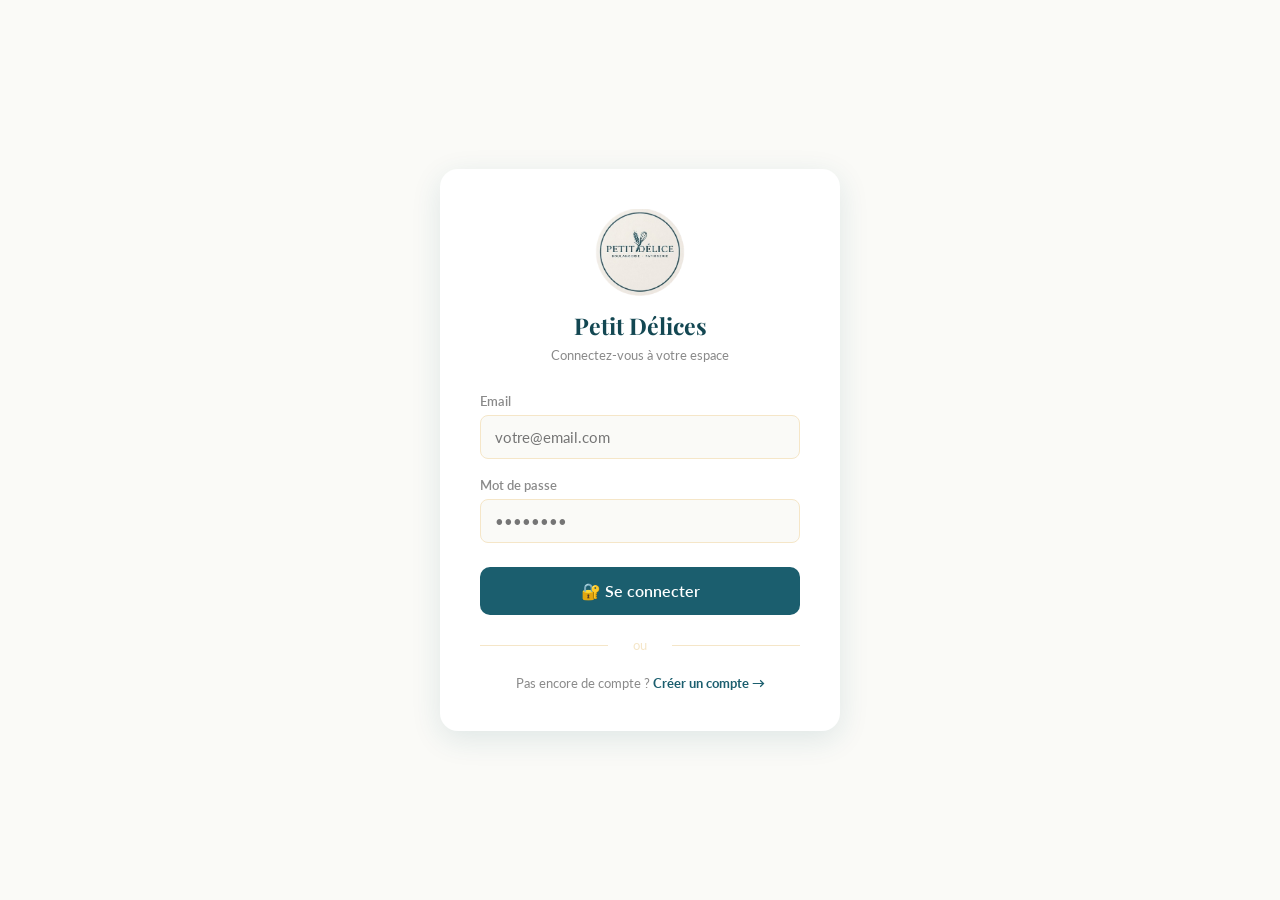
<file: commandes.html>
<!DOCTYPE html>
<html lang="fr">
<head>
  <meta charset="UTF-8">
  <meta name="viewport" content="width=device-width, initial-scale=1.0">
  <title>Petit Délices — Commandes</title>
  <link rel="stylesheet" href="style.css">
  <link href="https://fonts.googleapis.com/css2?family=Playfair+Display:wght@600;700&family=Lato:wght@400;600;700&display=swap" rel="stylesheet">
  <style>
    :root {
      --teal: #1B5E6E;
      --teal-dark: #134752;
      --gold: #D4A055;
      --gold-dark: #B8843E;
      --cream: #F5E6C8;
      --bg: #FAFAF7;
      --text: #2C2C2C;
      --muted: #8A8A8A;
      --vert: #4CAF7D;
      --rouge: #D9534F;
      --terracotta: #C17B4F;
      --terracotta-dark: #8A4F2B;
    }

    * { box-sizing: border-box; }

    body {
      display: flex;
      min-height: 100vh;
      margin: 0;
      background: var(--bg);
      font-family: 'Lato', sans-serif;
      color: var(--text);
    }

    h1, h2, h3 { font-family: 'Playfair Display', serif; }

    /* ✅ TOPBAR MOBILE */
    .topbar-mobile {
      display: none;
      align-items: center;
      gap: 14px;
      position: fixed;
      top: 0; left: 0; right: 0;
      height: 58px;
      background: var(--teal-dark);
      color: white;
      padding: 0 16px;
      z-index: 90;
      box-shadow: 0 2px 10px rgba(0,0,0,0.15);
    }

    .btn-hamburger {
      background: rgba(255,255,255,0.12);
      border: 1px solid rgba(255,255,255,0.25);
      color: white;
      font-size: 18px;
      width: 38px; height: 38px;
      border-radius: 8px;
      cursor: pointer;
      flex-shrink: 0;
    }

    .topbar-titre {
      font-family: 'Playfair Display', serif;
      font-size: 17px;
      font-weight: 700;
      white-space: nowrap;
      overflow: hidden;
      text-overflow: ellipsis;
    }

    .sidebar-overlay {
      position: fixed;
      inset: 0;
      background: rgba(0,0,0,0.45);
      z-index: 95;
      opacity: 0;
      pointer-events: none;
      transition: opacity 0.25s;
    }
    .sidebar-overlay.open { opacity: 1; pointer-events: auto; }

    .btn-fermer-sidebar {
      display: none;
      position: absolute;
      top: 14px; right: 14px;
      background: rgba(255,255,255,0.12);
      border: 1px solid rgba(255,255,255,0.25);
      color: white;
      width: 30px; height: 30px;
      border-radius: 50%;
      cursor: pointer;
      font-size: 14px;
      line-height: 1;
    }

    /* ✅ SIDEBAR */
    .sidebar {
      width: 260px;
      background: linear-gradient(180deg, var(--teal) 0%, var(--teal-dark) 100%);
      color: white;
      position: fixed;
      top: 0; left: 0;
      height: 100vh;
      box-shadow: 2px 0 15px rgba(0,0,0,0.12);
      display: flex;
      flex-direction: column;
      z-index: 100;
    }

    .sidebar-header { padding: 30px 20px; border-bottom: 1px solid rgba(255,255,255,0.15); text-align: center; position: relative; }
    .sidebar-header .logo-img {
      max-width: 90px; height: auto; display: block; margin: 0 auto 12px auto;
      border-radius: 8px; background: rgba(255,255,255,0.9); padding: 6px;
    }
    .sidebar-header .logo-text { font-family: 'Playfair Display', serif; font-size: 21px; font-weight: 700; color: white; margin-bottom: 4px; }
    .sidebar-header .sous-titre { font-size: 12px; color: var(--cream); letter-spacing: 0.5px; text-transform: uppercase; }

    .sidebar-nav { flex: 1; padding: 20px 0; overflow-y: auto; }
    .sidebar-nav a {
      display: flex; align-items: center; gap: 12px; padding: 14px 24px;
      color: rgba(255,255,255,0.85); text-decoration: none; font-size: 15px;
      white-space: nowrap; transition: all 0.2s; border-left: 4px solid transparent;
    }
    .sidebar-nav a:hover { background: rgba(255,255,255,0.1); color: white; border-left-color: var(--gold); }
    .sidebar-nav a.actif { background: rgba(255,255,255,0.15); color: white; border-left-color: var(--gold); font-weight: 600; }
    .sidebar-nav a .icone-img { width: 20px; height: 20px; object-fit: contain; flex-shrink: 0; opacity: 0.92; }

    .sidebar-footer { padding: 16px 20px; border-top: 1px solid rgba(255,255,255,0.15); }
    .sidebar-footer .user-info { font-size: 13px; opacity: 0.9; text-align: center; margin-bottom: 12px; }
    .sidebar-footer .btn-deco {
      width: 100%; background: rgba(255,255,255,0.1); border: 1px solid rgba(255,255,255,0.25);
      color: white; padding: 10px; border-radius: 8px; cursor: pointer; font-size: 14px;
      font-family: 'Lato', sans-serif; transition: background 0.2s;
    }
    .sidebar-footer .btn-deco:hover { background: rgba(217,83,79,0.85); border-color: rgba(217,83,79,0.85); }

    /* ✅ CONTENU PRINCIPAL */
    .main-content { margin-left: 260px; flex: 1; padding: 40px; min-height: 100vh; }
    .main-content h1 { color: var(--teal-dark); margin: 0 0 6px 0; font-size: 30px; }
    .main-content .sous-titre { color: var(--muted); margin-bottom: 26px; font-size: 15px; }

    /* ✅ FILTRES */
    .filtres { display: flex; gap: 10px; flex-wrap: wrap; margin-bottom: 22px; }
    .btn-filtre {
      background: white; border: 1px solid var(--cream); color: var(--teal-dark);
      padding: 10px 18px; border-radius: 999px; font-weight: 600; font-size: 13px;
      font-family: 'Lato', sans-serif; cursor: pointer; transition: all 0.2s; white-space: nowrap;
    }
    .btn-filtre:hover { background: var(--cream); }
    .btn-filtre.actif-filtre { background: var(--gold); color: white; border-color: var(--gold); box-shadow: 0 2px 8px rgba(184,132,62,0.35); }

    /* ✅ BOUTONS & FORMULAIRE */
    .barre-actions { margin-bottom: 22px; }
    .btn-principal {
      background: var(--teal); color: white; border: none; padding: 12px 22px; border-radius: 10px;
      font-weight: 600; font-size: 14px; font-family: 'Lato', sans-serif; cursor: pointer; transition: background 0.2s;
    }
    .btn-principal:hover { background: var(--teal-dark); }
    .btn-annuler {
      background: var(--cream); color: var(--text); border: none; padding: 12px 22px; border-radius: 10px;
      font-weight: 600; font-size: 14px; font-family: 'Lato', sans-serif; cursor: pointer; transition: background 0.2s;
    }
    .btn-annuler:hover { background: #ecdfc2; }

    .formulaire { background: white; border-radius: 14px; padding: 24px; margin-bottom: 24px; box-shadow: 0 2px 12px rgba(27,94,110,0.07); max-width: 560px; }
    .formulaire h3 { color: var(--teal-dark); margin: 0 0 16px 0; font-size: 18px; }
    .form-groupe { margin-bottom: 16px; display: flex; flex-direction: column; gap: 6px; }
    .form-groupe label { font-size: 13px; color: var(--muted); font-weight: 600; }
    .form-groupe input, .form-groupe select {
      padding: 10px 12px; border: 1px solid var(--cream); border-radius: 8px;
      font-family: 'Lato', sans-serif; font-size: 14px; background: var(--bg); color: var(--text);
    }
    .form-groupe input:focus, .form-groupe select:focus { outline: none; border-color: var(--gold); }
    .form-boutons { display: flex; gap: 10px; margin-top: 8px; }

    .hidden { display: none !important; }

    /* ✅ MODE DE RÉCUPÉRATION */
    .mode-options { display: flex; gap: 12px; flex-wrap: wrap; }
    .mode-option {
      flex: 1; min-width: 140px; border: 2px solid var(--cream); border-radius: 12px;
      padding: 16px; text-align: center; cursor: pointer; background: white; transition: all 0.2s;
    }
    .mode-option:hover { border-color: var(--gold); }
    .mode-option.selected { border-color: var(--gold); background: rgba(212,160,85,0.08); }
    .mode-icone { font-size: 28px; margin-bottom: 6px; }
    .mode-label { font-size: 13px; font-weight: 600; color: var(--text); }

    /* ✅ LIGNES PRODUITS DYNAMIQUES */
    .ligne-produit { display: flex; gap: 8px; margin-top: 8px; align-items: center; }
    .ligne-produit select {
      flex: 1; padding: 9px 10px; border: 1px solid var(--cream); border-radius: 8px;
      font-family: 'Lato', sans-serif; font-size: 14px; background: var(--bg); color: var(--text);
    }
    .ligne-produit input[type="number"] {
      width: 80px; padding: 9px 10px; border: 1px solid var(--cream); border-radius: 8px;
      font-family: 'Lato', sans-serif; font-size: 14px;
    }
    .btn-suppr-ligne {
      background: none; border: none; color: var(--muted); cursor: pointer;
      font-size: 16px; padding: 4px 8px; flex-shrink: 0;
    }
    .btn-suppr-ligne:hover { color: var(--rouge); }

    .btn-ajouter-ligne {
      background: rgba(27,94,110,0.1); color: var(--teal); border: none; padding: 8px 14px;
      border-radius: 8px; font-size: 13px; font-weight: 600; cursor: pointer; margin-top: 10px;
      font-family: 'Lato', sans-serif;
    }
    .btn-ajouter-ligne:hover { background: rgba(27,94,110,0.18); }

    /* ✅ CARTES COMMANDE */
    .carte-commande {
      background: white; border-radius: 14px; padding: 20px; margin-bottom: 16px;
      box-shadow: 0 2px 12px rgba(27,94,110,0.08); border-left: 5px solid var(--teal);
    }
    .commande-header { display: flex; justify-content: space-between; align-items: flex-start; flex-wrap: wrap; gap: 10px; margin-bottom: 8px; }
    .commande-header h3 { margin: 0; font-size: 16px; font-family: 'Lato', sans-serif; font-weight: 700; color: var(--text); }
    .commande-tel { font-size: 12px; color: var(--muted); margin-bottom: 6px; display: block; }

    .commande-produits { list-style: none; margin: 8px 0 12px 0; padding: 0; font-size: 13px; color: var(--text); }
    .commande-produits li { padding: 3px 0; border-bottom: 1px dashed var(--cream); }
    .commande-produits li:last-child { border-bottom: none; }

    .commande-footer {
      display: flex; justify-content: space-between; align-items: flex-end; flex-wrap: wrap;
      gap: 14px; margin-top: 14px; padding-top: 14px; border-top: 1px solid var(--cream);
    }
    .commande-total { font-weight: 700; color: var(--teal-dark); font-size: 15px; }
    .commande-date { display: block; font-size: 12px; color: var(--muted); }
    .commande-notes { display: block; font-size: 12px; color: var(--muted); margin-top: 2px; }

    .badge {
      font-size: 11px; font-weight: 700; padding: 4px 10px; border-radius: 999px;
      display: inline-block; white-space: nowrap;
    }
    .badge.rouge    { background: rgba(217,83,79,0.15); color: var(--rouge); }
    .badge.orange   { background: rgba(212,160,85,0.2); color: var(--gold-dark); }
    .badge.vert     { background: rgba(76,175,125,0.15); color: #1f7a4d; }
    .badge.bleu     { background: rgba(27,94,110,0.12); color: var(--teal); }
    .badge.gris     { background: rgba(138,138,138,0.15); color: var(--muted); }
    .badge.transit  { background: rgba(193,123,79,0.22); color: var(--terracotta-dark); }

    /* ✅ BOÎTE CODE DE CONFIRMATION */
    .code-confirmation-box {
      background: rgba(212,160,85,0.15);
      border: 1px solid var(--gold);
      padding: 12px;
      border-radius: 8px;
      margin-top: 10px;
      text-align: center;
    }
    .code-confirmation-box strong { color: var(--gold-dark); }
    .code-confirmation-box .code-valeur {
      display: block; font-size: 28px; font-weight: 700; color: var(--gold-dark);
      letter-spacing: 4px; margin-top: 6px;
    }
    .code-confirmation-box small { color: var(--muted); }

    /* ✅ RESPONSIVE */
    @media (max-width: 768px) {
      .topbar-mobile { display: flex; }
      .btn-fermer-sidebar { display: block; }
      .sidebar { width: 260px; max-width: 80vw; transform: translateX(-100%); transition: transform 0.3s; }
      .sidebar.open { transform: translateX(0); }
      .main-content { margin-left: 0; padding: 20px 16px; padding-top: 78px; }
      .formulaire { max-width: 100%; }
    }

    @media (max-width: 420px) {
      .form-boutons { flex-direction: column; }
      .btn-principal, .btn-annuler { width: 100%; }
      .mode-options { flex-direction: column; }
    }
  </style>
</head>
<body>

  <!-- ✅ TOPBAR MOBILE -->
  <div class="topbar-mobile">
    <button class="btn-hamburger" onclick="toggleSidebar()" aria-label="Ouvrir le menu">☰</button>
    <span class="topbar-titre">📋 Petit Délices — Commandes</span>
  </div>

  <!-- ✅ OVERLAY -->
  <div class="sidebar-overlay" id="sidebarOverlay" onclick="toggleSidebar()"></div>

  <!-- ✅ SIDEBAR À GAUCHE -->
  <aside class="sidebar" id="sidebar">
    <div class="sidebar-header">
      <button class="btn-fermer-sidebar" onclick="toggleSidebar()" aria-label="Fermer le menu">✕</button>
      <img src="images/logo.png" alt="Logo Petit Délices" class="logo-img">
      <div class="logo-text">Petit Délices</div>
      <div class="sous-titre">Espace de Gestion</div>
    </div>

    <nav class="sidebar-nav">
      <a href="index.html">
        <img src="images/accueil.png" alt="Accueil" class="icone-img">
        Accueil
      </a>
      <a href="pages/stock.html">
        <img src="images/stock.png" alt="Stock" class="icone-img">
        Stock
      </a>
      <a href="pages/produits.html">
        <img src="images/produits.png" alt="Produits" class="icone-img">
        Produits
      </a>
      <a href="commandes.html" class="actif">
        <img src="images/commandes.png" alt="Commandes" class="icone-img">
        Commandes
      </a>
      <a href="pages/dashboard.html">
        <img src="images/dashboard.png" alt="Dashboard" class="icone-img">
        Dashboard
      </a>
      <a href="pages/utilisateurs.html">
        <img src="images/utilisateurs.png" alt="Utilisateurs" class="icone-img">
        Utilisateurs
      </a>
    </nav>

    <div class="sidebar-footer">
      <div class="user-info" id="header-user">Chargement...</div>
      <button class="btn-deco" onclick="seDeconnecter()">🚪 Déconnexion</button>
    </div>
  </aside>

  <!-- ✅ CONTENU PRINCIPAL À DROITE -->
  <main class="main-content">
    <h1>📋 Gestion des Commandes</h1>
    <p class="sous-titre">Suivez toutes les commandes de vos clients</p>

    <!-- FILTRES STATUT -->
    <div class="filtres">
      <button class="btn-filtre actif-filtre" onclick="filtrerStatut('tous')">Toutes</button>
      <button class="btn-filtre" onclick="filtrerStatut('En attente')">⏳ En attente</button>
      <button class="btn-filtre" onclick="filtrerStatut('En préparation')">👨‍🍳 En préparation</button>
      <button class="btn-filtre" onclick="filtrerStatut('Prêt')">✅ Prêt</button>
      <button class="btn-filtre" onclick="filtrerStatut('Livré')">🚚 Livré</button>
    </div>

    <!-- BOUTON AJOUTER -->
    <div class="barre-actions">
      <button class="btn-principal" onclick="toggleFormulaire()">➕ Nouvelle commande</button>
    </div>

    <!-- FORMULAIRE -->
    <div id="formulaire" class="formulaire" style="display:none">
      <h3>Nouvelle commande</h3>

      <div class="form-groupe">
        <label for="input-client">Nom du client</label>
        <input type="text" id="input-client" placeholder="Ex: Mohamed Alami" title="Nom du client">
      </div>

      <div class="form-groupe">
        <label for="input-telephone">Téléphone</label>
        <input type="text" id="input-telephone" placeholder="Ex: 06 12 34 56 78" title="Téléphone">
      </div>

      <div class="form-groupe">
        <label for="liste-produits-commande">Produits commandés</label>
        <div id="liste-produits-commande">
          <!-- La première ligne sera générée par JS -->
        </div>
        <button type="button" class="btn-ajouter-ligne" onclick="ajouterLigneProduit()">+ Ajouter un produit</button>
      </div>

      <div class="form-groupe">
        <label for="input-date">Date de livraison souhaitée</label>
        <input type="date" id="input-date" title="Date de livraison souhaitée">
      </div>

      <div class="form-groupe">
        <label>Mode de récupération</label>
        <div class="mode-options">
          <div id="form-opt-retrait" class="mode-option selected" onclick="choisirLivraisonForm('retrait')">
            <div class="mode-icone">🏪</div>
            <div class="mode-label">Retrait en magasin</div>
          </div>
          <div id="form-opt-domicile" class="mode-option" onclick="choisirLivraisonForm('domicile')">
            <div class="mode-icone">🚚</div>
            <div class="mode-label">Livraison à domicile</div>
          </div>
        </div>
      </div>

      <div id="form-bloc-adresse" class="hidden">
        <div class="form-groupe">
          <label>Adresse de livraison</label>
          <input type="text" id="input-adresse" placeholder="Ex: 12 Rue Hassan II, Tanger">
        </div>
      </div>

      <div class="form-groupe">
        <label>Notes</label>
        <input type="text" id="input-notes" placeholder="Ex: Sans gluten, livraison matin...">
      </div>

      <div class="form-boutons">
        <button class="btn-principal" onclick="ajouterCommande()">✅ Enregistrer</button>
        <button class="btn-annuler" onclick="toggleFormulaire()">❌ Annuler</button>
      </div>
    </div>

    <!-- LISTE COMMANDES -->
    <div id="liste-commandes"></div>

  </main>

  <script src="https://cdn.socket.io/4.7.5/socket.io.min.js"></script>
  <script src="config.js"></script>
  <script src="auth.js"></script>
  <script src="commandes.js"></script>
  <script>
    // Afficher le nom de l'utilisateur connecté
    let user = JSON.parse(sessionStorage.getItem("user"));
    if (user) {
      document.getElementById("header-user").textContent = `👋 ${user.nom}`;
    }

    function seDeconnecter() {
      sessionStorage.removeItem("user");
      window.location.href = "login.html";
    }

    // ✅ Menu mobile : ouvrir/fermer la sidebar
    function toggleSidebar() {
      document.getElementById("sidebar").classList.toggle("open");
      document.getElementById("sidebarOverlay").classList.toggle("open");
    }

    document.querySelectorAll(".sidebar-nav a").forEach(lien => {
      lien.addEventListener("click", () => {
        document.getElementById("sidebar").classList.remove("open");
        document.getElementById("sidebarOverlay").classList.remove("open");
      });
    });
  </script>
</body>
</html>
</file>
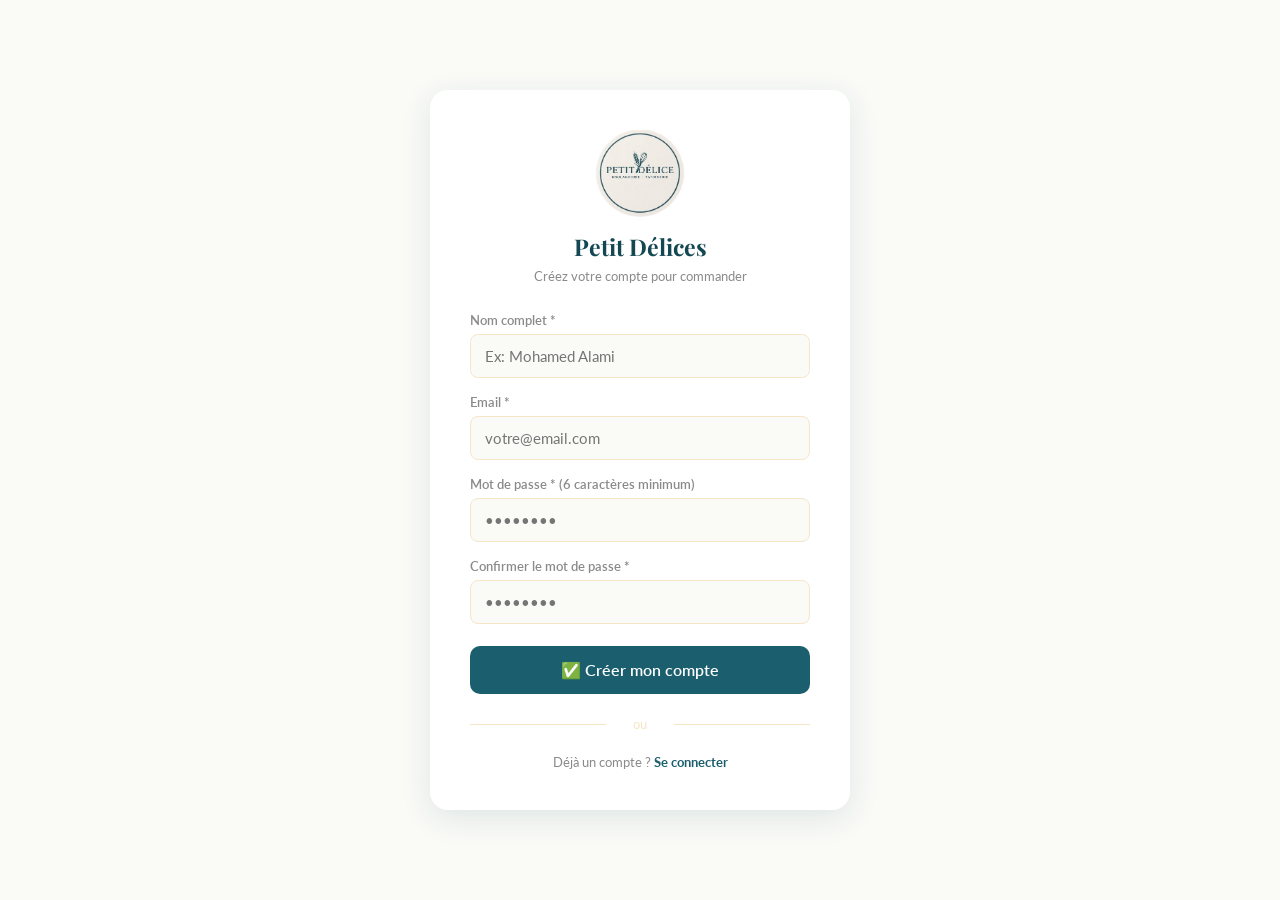
<file: inscription.html>
<!DOCTYPE html>
<html lang="fr">
<head>
  <meta charset="UTF-8">
  <meta name="viewport" content="width=device-width, initial-scale=1.0">
  <title>Petit Délices — Inscription</title>
  <link href="https://fonts.googleapis.com/css2?family=Playfair+Display:wght@600;700&family=Lato:wght@400;600;700&display=swap" rel="stylesheet">
  <style>
    :root {
      --teal: #1B5E6E;
      --teal-dark: #134752;
      --gold: #D4A055;
      --gold-dark: #B8843E;
      --cream: #F5E6C8;
      --bg: #FAFAF7;
      --text: #2C2C2C;
      --muted: #8A8A8A;
      --vert: #4CAF7D;
      --rouge: #D9534F;
    }

    * { margin: 0; padding: 0; box-sizing: border-box; }

    body {
      font-family: 'Lato', sans-serif;
      background: var(--bg);
      color: var(--text);
      min-height: 100vh;
      display: flex;
      align-items: center;
      justify-content: center;
      padding: 20px;
    }

    .box {
      background: white;
      border-radius: 18px;
      padding: 40px;
      width: 100%;
      max-width: 420px;
      box-shadow: 0 8px 30px rgba(27,94,110,0.12);
    }

    .logo { text-align: center; margin-bottom: 28px; }
    .logo .logo-img {
      max-width: 90px;
      height: auto;
      display: block;
      margin: 0 auto 14px auto;
    }
    .logo h1 {
      font-family: 'Playfair Display', serif;
      color: var(--teal-dark);
      font-size: 23px;
      font-weight: 700;
    }
    .logo p { color: var(--muted); font-size: 13px; margin-top: 6px; }

    .form-groupe { margin-bottom: 16px; }
    .form-groupe label {
      display: block;
      margin-bottom: 6px;
      font-size: 13px;
      color: var(--muted);
      font-weight: 600;
    }
    .form-groupe input {
      width: 100%;
      padding: 12px 14px;
      border: 1.5px solid var(--cream);
      border-radius: 8px;
      font-size: 15px;
      font-family: inherit;
      background: var(--bg);
      color: var(--text);
      transition: border-color 0.2s;
      box-sizing: border-box;
    }
    .form-groupe input:focus {
      outline: none;
      border-color: var(--gold);
      background: white;
    }

    .btn {
      width: 100%;
      background: var(--teal);
      color: white;
      border: none;
      padding: 14px;
      border-radius: 10px;
      font-size: 16px;
      font-weight: 600;
      cursor: pointer;
      font-family: inherit;
      margin-top: 6px;
      transition: background 0.2s;
    }
    .btn:hover { background: var(--teal-dark); }
    .btn:disabled { background: #ccc; cursor: not-allowed; }

    .erreur {
      background: rgba(217,83,79,0.12);
      color: var(--rouge);
      padding: 10px 14px;
      border-radius: 8px;
      font-size: 13px;
      margin-bottom: 16px;
      display: none;
      font-weight: 600;
    }

    .succes {
      background: rgba(76,175,125,0.12);
      color: #1f7a4d;
      padding: 10px 14px;
      border-radius: 8px;
      font-size: 13px;
      margin-bottom: 16px;
      display: none;
      font-weight: 600;
    }

    .separateur {
      text-align: center;
      color: var(--cream);
      margin: 22px 0;
      font-size: 13px;
      position: relative;
    }
    .separateur::before, .separateur::after {
      content: '';
      position: absolute;
      top: 50%;
      width: 40%;
      height: 1px;
      background: var(--cream);
    }
    .separateur::before { left: 0; }
    .separateur::after  { right: 0; }

    .lien-login {
      text-align: center;
      font-size: 13px;
      color: var(--muted);
    }
    .lien-login a {
      color: var(--teal);
      text-decoration: none;
      font-weight: 700;
    }
    .lien-login a:hover { text-decoration: underline; color: var(--teal-dark); }

    /* ✅ RESPONSIVE */
    @media (max-width: 420px) {
      .box { padding: 28px 22px; border-radius: 14px; }
      .logo .logo-img { max-width: 72px; }
      .logo h1 { font-size: 20px; }
    }
  </style>
</head>
<body>

  <div class="box">
    <div class="logo">
      <img src="./images/logo.png" alt="Logo" class="logo-img">
      <h1>Petit Délices</h1>
      <p>Créez votre compte pour commander</p>
    </div>

    <div class="erreur" id="erreur"></div>
    <div class="succes" id="succes"></div>

    <div class="form-groupe">
      <label for="nom">Nom complet *</label>
      <input type="text" id="nom" placeholder="Ex: Mohamed Alami">
    </div>

    <div class="form-groupe">
      <label for="email">Email *</label>
      <input type="email" id="email" placeholder="votre@email.com">
    </div>

    <div class="form-groupe">
      <label for="mdp">Mot de passe * (6 caractères minimum)</label>
      <input type="password" id="mdp" placeholder="••••••••">
    </div>

    <div class="form-groupe">
      <label for="mdp2">Confirmer le mot de passe *</label>
      <input type="password" id="mdp2" placeholder="••••••••" onkeydown="if(event.key==='Enter') sInscrire()">
    </div>

    <button class="btn" id="btn-inscription" onclick="sInscrire()">✅ Créer mon compte</button>

    <div class="separateur">ou</div>

    <div class="lien-login">
      Déjà un compte ? <a href="login.html">Se connecter</a>
    </div>
  </div>

  <script src="https://cdn.socket.io/4.7.5/socket.io.min.js"></script>
  <script src="config.js"></script>

  <script>
    // Utiliser les variables globales de config.js
    const API = window.API;
    const socket = window.socket;

    // Si déjà connecté en tant que client, rediriger directement
    let userExistant = JSON.parse(sessionStorage.getItem("user"))
    if (userExistant && userExistant.role === "client") {
      window.location.href = "commande-client.html"
    }

    // Fonction pour afficher/masquer l'ICE
    function toggleIce() {
      let type = document.querySelector('input[name="type_client"]:checked').value;
      document.getElementById("bloc-ice").style.display = type === "entreprise" ? "block" : "none";
    }

    async function sInscrire() {
      let nom   = document.getElementById("nom").value.trim()
      let email = document.getElementById("email").value.trim()
      let mdp   = document.getElementById("mdp").value.trim()
      let mdp2  = document.getElementById("mdp2").value.trim()

      let erreurDiv = document.getElementById("erreur")
      let succesDiv = document.getElementById("succes")
      let btn       = document.getElementById("btn-inscription")

      erreurDiv.style.display = "none"
      succesDiv.style.display = "none"

      if (!nom || !email || !mdp || !mdp2) {
        erreurDiv.textContent = "Veuillez remplir tous les champs !"
        erreurDiv.style.display = "block"
        return
      }

      if (mdp !== mdp2) {
        erreurDiv.textContent = "Les mots de passe ne correspondent pas !"
        erreurDiv.style.display = "block"
        return
      }

      if (mdp.length < 6) {
        erreurDiv.textContent = "Le mot de passe doit contenir au moins 6 caractères !"
        erreurDiv.style.display = "block"
        return
      }

      btn.disabled = true
      btn.textContent = "Création en cours..."

      try {
        let response = await fetch(API + "/auth/inscription", {
          method: "POST",
          headers: { "Content-Type": "application/json" },
          body: JSON.stringify({
            nom,
            email,
            mot_de_passe: mdp
          })
        })

        let data = await response.json()

        if (!response.ok) {
          erreurDiv.textContent = data.erreur || "Erreur lors de l'inscription"
          erreurDiv.style.display = "block"
          btn.disabled = false
          btn.textContent = "✅ Créer mon compte"
          return
        }

        // Connexion automatique après inscription
        sessionStorage.setItem("user", JSON.stringify(data))
        succesDiv.textContent = "✅ Compte créé ! Redirection vers la boutique..."
        succesDiv.style.display = "block"

        setTimeout(() => {
          // ✅ Recharger les données utilisateur depuis le serveur
          fetch(API + "/profil/" + data.id)
            .then(r => r.json())
            .then(profil => {
              data.ice = profil.ice
              data.type_client = profil.type_client
              sessionStorage.setItem("user", JSON.stringify(data))
              window.location.href = "commande-client.html"
            })
            .catch(() => {
              window.location.href = "commande-client.html"
            })
        }, 1200)

      } catch(err) {
        erreurDiv.textContent = "Impossible de contacter le serveur"
        erreurDiv.style.display = "block"
        btn.disabled = false
        btn.textContent = "✅ Créer mon compte"
      }
    }
  </script>

</body>
</html>
</file>
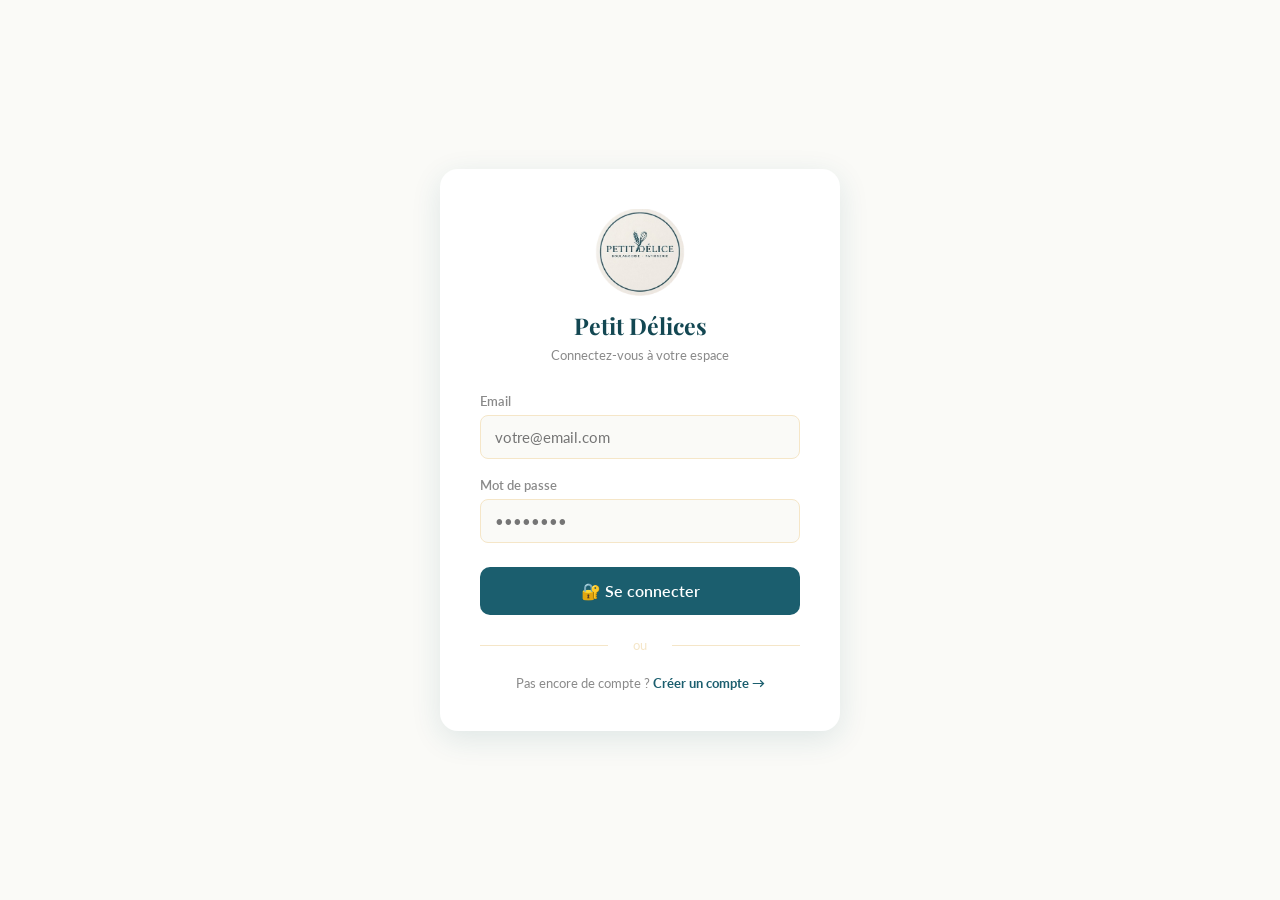
<file: login.html>
<!DOCTYPE html>
<html lang="fr">
<head>
  <meta charset="UTF-8">
  <meta name="viewport" content="width=device-width, initial-scale=1.0">
  <title>Petit Délices — Connexion</title>
  <link href="https://fonts.googleapis.com/css2?family=Playfair+Display:wght@600;700&family=Lato:wght@400;600;700&display=swap" rel="stylesheet">
  <style>
    :root {
      --teal: #1B5E6E;
      --teal-dark: #134752;
      --gold: #D4A055;
      --gold-dark: #B8843E;
      --cream: #F5E6C8;
      --bg: #FAFAF7;
      --text: #2C2C2C;
      --muted: #8A8A8A;
      --rouge: #D9534F;
    }

    * { margin: 0; padding: 0; box-sizing: border-box; }

    body {
      font-family: 'Lato', sans-serif;
      background: var(--bg);
      color: var(--text);
      min-height: 100vh;
      display: flex;
      align-items: center;
      justify-content: center;
      padding: 20px;
    }

    .login-box {
      background: white;
      border-radius: 18px;
      padding: 40px;
      width: 100%;
      max-width: 400px;
      box-shadow: 0 8px 30px rgba(27,94,110,0.12);
    }

    .login-logo { text-align: center; margin-bottom: 30px; }
    .login-logo .logo-img {
      max-width: 90px;
      height: auto;
      display: block;
      margin: 0 auto 14px auto;
    }
    .login-logo h1 {
      font-family: 'Playfair Display', serif;
      color: var(--teal-dark);
      font-size: 23px;
      font-weight: 700;
    }
    .login-logo p { color: var(--muted); font-size: 13px; margin-top: 6px; }

    .form-groupe { margin-bottom: 18px; }
    .form-groupe label {
      display: block;
      margin-bottom: 6px;
      font-size: 13px;
      color: var(--muted);
      font-weight: 600;
    }
    .form-groupe input {
      width: 100%;
      padding: 12px 14px;
      border: 1.5px solid var(--cream);
      border-radius: 8px;
      font-size: 15px;
      font-family: inherit;
      background: var(--bg);
      color: var(--text);
      transition: border-color 0.2s;
    }
    .form-groupe input:focus {
      outline: none;
      border-color: var(--gold);
      background: white;
    }

    .btn-login {
      width: 100%;
      background: var(--teal);
      color: white;
      border: none;
      padding: 14px;
      border-radius: 10px;
      font-size: 16px;
      font-weight: 600;
      cursor: pointer;
      transition: background 0.2s;
      font-family: inherit;
      margin-top: 6px;
    }
    .btn-login:hover { background: var(--teal-dark); }

    .erreur {
      background: rgba(217,83,79,0.12);
      color: var(--rouge);
      padding: 10px 14px;
      border-radius: 8px;
      font-size: 13px;
      margin-bottom: 16px;
      display: none;
      font-weight: 600;
    }

    .chargement {
      text-align: center;
      color: var(--muted);
      font-size: 14px;
      margin-top: 14px;
      display: none;
    }

    .separateur {
      text-align: center;
      color: var(--cream);
      margin: 22px 0;
      font-size: 13px;
      position: relative;
    }
    .separateur::before, .separateur::after {
      content: '';
      position: absolute;
      top: 50%;
      width: 40%;
      height: 1px;
      background: var(--cream);
    }
    .separateur::before { left: 0; }
    .separateur::after  { right: 0; }

    .lien-inscription {
      text-align: center;
      font-size: 13px;
      color: var(--muted);
    }
    .lien-inscription a {
      color: var(--teal);
      text-decoration: none;
      font-weight: 700;
    }
    .lien-inscription a:hover { text-decoration: underline; color: var(--teal-dark); }

    /* ✅ RESPONSIVE */
    @media (max-width: 420px) {
      .login-box { padding: 28px 22px; border-radius: 14px; }
      .login-logo .logo-img { max-width: 72px; }
      .login-logo h1 { font-size: 20px; }
    }
  </style>
</head>
<body>

  <div class="login-box">
    <div class="login-logo">
      <img src="./images/logo.png" alt="Logo" class="logo-img">
      <h1>Petit Délices</h1>
      <p>Connectez-vous à votre espace</p>
    </div>

    <div class="erreur" id="erreur"></div>

    <div class="form-groupe">
      <label for="email">Email</label>
      <input type="email" id="email" placeholder="votre@email.com" onkeydown="if(event.key==='Enter') seConnecter()">
    </div>

    <div class="form-groupe">
      <label for="motdepasse">Mot de passe</label>
      <input type="password" id="motdepasse" placeholder="••••••••" onkeydown="if(event.key==='Enter') seConnecter()">
    </div>

    <button class="btn-login" onclick="seConnecter()">🔐 Se connecter</button>

    <div class="chargement" id="chargement">Connexion en cours...</div>

    <div class="separateur">ou</div>

    <div class="lien-inscription">
      Pas encore de compte ?
      <a href="inscription.html">Créer un compte →</a>
    </div>
  </div>

  <script src="https://cdn.socket.io/4.7.5/socket.io.min.js"></script>
  <script src="config.js"></script>

  <script>
    // Utiliser les variables globales de config.js
    const API = window.API;
    const socket = window.socket;

    // Fonctions déclarées AVANT la vérification de session
    function redirigerSelonRole(role) {
      let pages = {
        "admin":   "pages/dashboard.html",
        "chef":    "pages/chef.html",
        "achat":   "pages/achat.html",
        "livreur": "pages/livreur.html",
        "caissier": "caissier.html",
        "client":  "commande-client.html"
      }
      window.location.href = pages[role] || "login.html"
    }

    async function seConnecter() {
      let email      = document.getElementById("email").value.trim()
      let motdepasse = document.getElementById("motdepasse").value.trim()
      let erreurDiv  = document.getElementById("erreur")
      let chargement = document.getElementById("chargement")

      erreurDiv.style.display = "none"

      if (!email || !motdepasse) {
        erreurDiv.textContent = "Veuillez remplir tous les champs !"
        erreurDiv.style.display = "block"
        return
      }

      chargement.style.display = "block"

      try {
        let response = await fetch(API + "/auth/login", {
          method: "POST",
          headers: { "Content-Type": "application/json" },
          body: JSON.stringify({ email, mot_de_passe: motdepasse })
        })

        let data = await response.json()
        chargement.style.display = "none"

        if (!response.ok) {
          erreurDiv.textContent = data.erreur || "Erreur de connexion"
          erreurDiv.style.display = "block"
          return
        }

        sessionStorage.setItem("user", JSON.stringify(data))
        redirigerSelonRole(data.role)

      } catch(err) {
        chargement.style.display = "none"
        erreurDiv.textContent = "Impossible de contacter le serveur"
        erreurDiv.style.display = "block"
      }
    }

    // Vérification APRÈS les déclarations de fonctions
    let userConnecte = JSON.parse(sessionStorage.getItem("user"))
    if (userConnecte) redirigerSelonRole(userConnecte.role)
  </script>

</body>
</html>
</file>
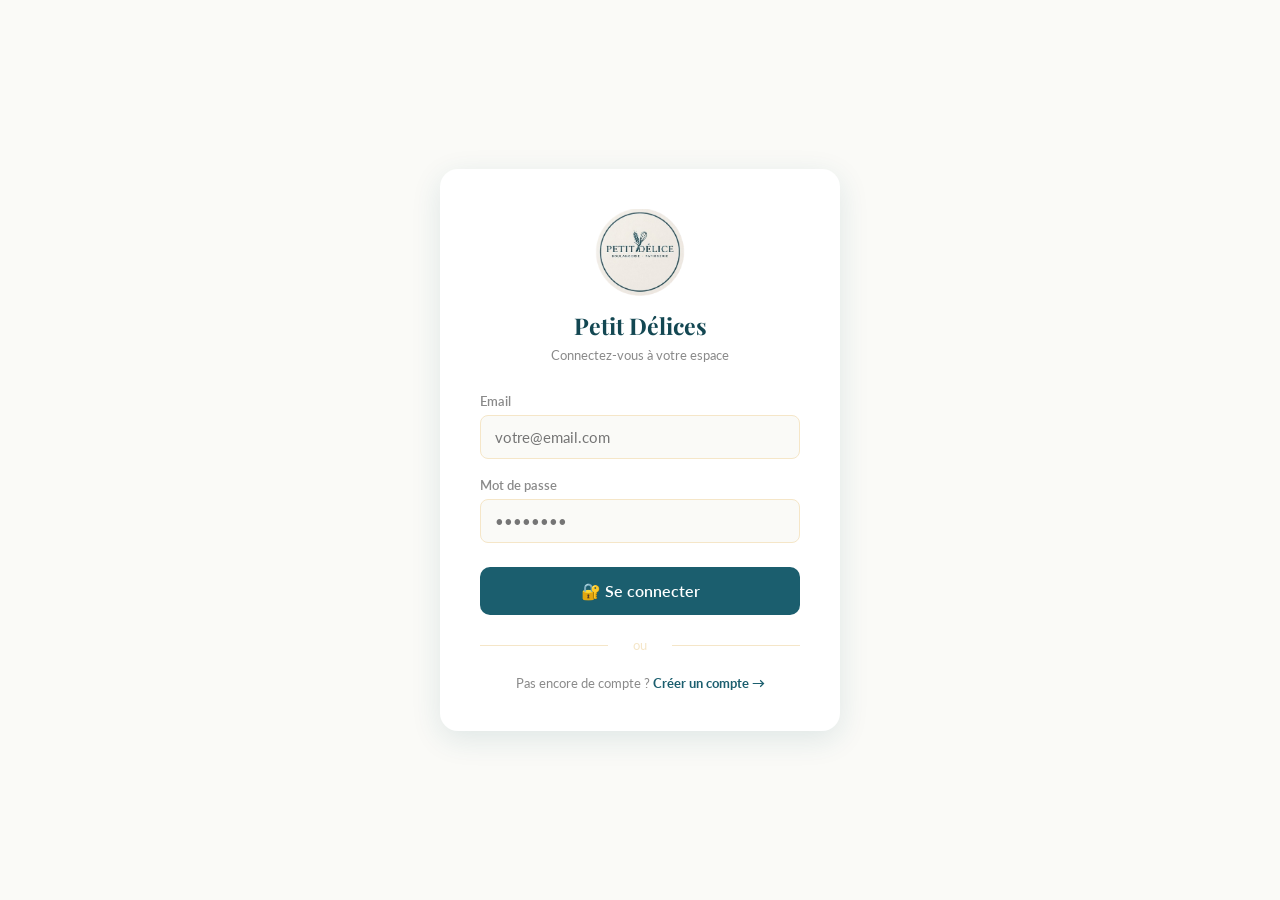
<file: profil-client.html>
<!DOCTYPE html>
<html lang="fr">
<head>
  <meta charset="UTF-8">
  <meta name="viewport" content="width=device-width, initial-scale=1.0">
  <title>Mon Profil — Petit Délice</title>
  <link href="https://fonts.googleapis.com/css2?family=Playfair+Display:wght@400;600;700&family=Lato:wght@300;400;700&display=swap" rel="stylesheet"/>
  <style>
    *, *::before, *::after { box-sizing: border-box; margin: 0; padding: 0; }

    :root {
      --teal:        #1B5E6E;
      --teal-light:  #2A7A8E;
      --teal-dark:   #0D3A46;
      --gold:        #D4A055;
      --gold-light:  #E8B86D;
      --cream:       #F5E6C8;
      --bg:          #FAFAF7;
      --text:        #2C2C2C;
      --text-muted:  #6B6B6B;
      --white:       #FFFFFF;
      --border:      #E8E0D0;
      --shadow:      0 4px 20px rgba(27,94,110,0.10);
      --shadow-hover:0 12px 36px rgba(27,94,110,0.20);
      --radius:      14px;
      --radius-sm:   8px;
    }

    body {
      font-family: 'Lato', sans-serif;
      background: var(--bg);
      color: var(--text);
      min-height: 100vh;
    }

    /* ── HEADER ── */
    header {
      background: var(--white);
      box-shadow: 0 2px 12px rgba(0,0,0,0.08);
      position: sticky;
      top: 0;
      z-index: 100;
    }

    .header-inner {
      max-width: 1200px;
      margin: 0 auto;
      padding: 0 24px;
      height: 72px;
      display: flex;
      align-items: center;
      justify-content: space-between;
    }

    .logo-area {
      display: flex;
      align-items: center;
      gap: 12px;
      text-decoration: none;
    }

    .logo-area img { height: 48px; width: 48px; object-fit: contain; }

    .logo-text { display: flex; flex-direction: column; line-height: 1.1; }
    .logo-text .name {
      font-family: 'Playfair Display', serif;
      font-size: 20px; font-weight: 700; color: var(--teal);
    }
    .logo-text .tagline {
      font-size: 11px; color: var(--gold); font-weight: 700;
      letter-spacing: 1.5px; text-transform: uppercase;
    }

    nav { display: flex; gap: 8px; align-items: center; }

    nav a, nav button {
      font-size: 14px; font-weight: 700; color: var(--text-muted);
      text-decoration: none; padding: 8px 14px; border-radius: 8px;
      transition: color 0.2s, background 0.2s;
      background: transparent; border: none; cursor: pointer;
      font-family: 'Lato', sans-serif;
    }

    nav a:hover, nav button:hover { color: var(--teal); background: var(--cream); }

    .btn-logout {
      border: 2px solid var(--border) !important;
      color: var(--text-muted) !important;
    }
    .btn-logout:hover { border-color: var(--teal) !important; color: var(--teal) !important; background: transparent !important; }

    /* ── MAIN LAYOUT ── */
    main { max-width: 820px; margin: 0 auto; padding: 36px 24px 60px; }

    /* ── PROFIL HEADER ── */
    .profil-header {
      background: linear-gradient(135deg, var(--teal-dark), var(--teal));
      border-radius: var(--radius);
      padding: 32px;
      display: flex;
      align-items: center;
      gap: 24px;
      box-shadow: var(--shadow);
      margin-bottom: 24px;
      color: var(--white);
      position: relative;
      overflow: hidden;
    }

    .profil-header::before {
      content: '';
      position: absolute; inset: 0;
      background: url("data:image/svg+xml,%3Csvg width='60' height='60' viewBox='0 0 60 60' xmlns='http://www.w3.org/2000/svg'%3E%3Cg fill='none' fill-rule='evenodd'%3E%3Cg fill='%23ffffff' fill-opacity='0.05'%3E%3Ccircle cx='30' cy='30' r='4'/%3E%3C/g%3E%3C/g%3E%3C/svg%3E");
      pointer-events: none;
    }

    .avatar-grand {
      width: 76px; height: 76px;
      border-radius: 50%;
      background: rgba(212,160,85,0.2);
      border: 3px solid var(--gold-light);
      display: flex; align-items: center; justify-content: center;
      font-size: 32px;
      flex-shrink: 0;
      position: relative;
    }

    .profil-nom { position: relative; }
    .profil-nom h1 {
      font-family: 'Playfair Display', serif;
      font-size: 24px; font-weight: 700; margin-bottom: 4px; color: var(--white);
    }
    .profil-nom p { font-size: 14px; opacity: 0.8; }

    .badge-client {
      display: inline-flex; align-items: center; gap: 6px;
      background: rgba(212,160,85,0.25);
      border: 1px solid rgba(212,160,85,0.5);
      color: var(--gold-light);
      padding: 4px 14px; border-radius: 999px;
      font-size: 12px; font-weight: 700;
      margin-top: 8px;
    }

    /* ── SECTION CARDS ── */
    .section {
      background: var(--white);
      border-radius: var(--radius);
      padding: 28px;
      margin-bottom: 22px;
      box-shadow: var(--shadow);
    }

    .section-title {
      font-family: 'Playfair Display', serif;
      font-size: 18px; font-weight: 700; color: var(--teal);
      margin-bottom: 20px;
      padding-bottom: 12px;
      border-bottom: 2px solid var(--cream);
      display: flex; align-items: center; gap: 8px;
    }

    .form-groupe { margin-bottom: 16px; }
    .form-groupe label {
      display: block; margin-bottom: 6px;
      font-size: 13px; font-weight: 700; color: var(--text-muted);
    }
    .form-groupe input {
      width: 100%;
      padding: 11px 14px;
      border: 2px solid var(--border);
      border-radius: var(--radius-sm);
      font-size: 14px;
      font-family: 'Lato', sans-serif;
      color: var(--text);
      background: var(--bg);
      transition: border-color 0.2s;
    }
    .form-groupe input:focus { outline: none; border-color: var(--teal); }
    .form-groupe input.input-disabled { background: #F0F0EC; color: var(--text-muted); cursor: not-allowed; }

    .form-ligne { display: grid; grid-template-columns: 1fr 1fr; gap: 16px; }

    .sous-section {
      margin-top: 22px;
      padding-top: 20px;
      border-top: 1px solid var(--border);
    }
    .sous-section-title {
      font-size: 14px; font-weight: 700; color: var(--text-muted);
      margin-bottom: 12px;
      display: flex; align-items: center; gap: 6px;
    }

    .btn-sauvegarder {
      background: var(--gold);
      color: var(--white);
      border: none;
      padding: 14px 28px;
      border-radius: var(--radius-sm);
      font-size: 15px;
      font-weight: 700;
      cursor: pointer;
      font-family: 'Lato', sans-serif;
      transition: background 0.2s;
      display: inline-flex; align-items: center; gap: 8px;
      margin-top: 6px;
    }
    .btn-sauvegarder:hover { background: var(--gold-light); }

    .succes {
      background: #d4edda;
      color: #155724;
      padding: 12px 16px;
      border-radius: var(--radius-sm);
      font-size: 13px;
      font-weight: 700;
      margin-bottom: 16px;
      display: none;
    }

    /* ── HISTORIQUE COMMANDES ── */
    .carte-commande-client {
      border: 2px solid var(--border);
      border-left: 4px solid var(--teal);
      border-radius: var(--radius-sm);
      padding: 18px;
      margin-bottom: 14px;
      transition: box-shadow 0.2s;
    }
    .carte-commande-client:hover { box-shadow: var(--shadow); }

    .commande-client-header {
      display: flex; justify-content: space-between; align-items: center;
      margin-bottom: 8px;
    }
    .commande-client-header strong {
      font-family: 'Playfair Display', serif;
      font-size: 16px; color: var(--text);
    }

    .badge {
      display: inline-block;
      padding: 4px 12px; border-radius: 999px;
      font-size: 11px; font-weight: 700;
      text-transform: uppercase; letter-spacing: .5px;
    }
    .badge.orange { background: #fff3cd; color: #856404; }
    .badge.bleu   { background: #cce5ff; color: #004085; }
    .badge.vert   { background: #d4edda; color: #155724; }
    .badge.gris, .badge.rouge { background: #f8d7da; color: #721c24; }

    .commande-client-produits { font-size: 13px; color: var(--text-muted); margin-bottom: 10px; }

    .commande-client-footer {
      display: flex; justify-content: space-between; align-items: center;
      font-size: 13px; color: var(--text-muted);
      padding-top: 10px; border-top: 1px solid var(--border);
    }
    .commande-client-total {
      font-family: 'Playfair Display', serif;
      font-weight: 700; color: var(--teal); font-size: 17px;
    }

    .code-confirmation-box {
      background: linear-gradient(135deg, #fff8e6, #fff3cd);
      border: 2px solid #ffd96a;
      border-radius: var(--radius-sm);
      padding: 14px;
      margin-top: 12px;
      text-align: center;
    }
    .code-confirmation-box .cc-label { font-size: 12px; color: #856404; margin-bottom: 6px; font-weight: 700; }
    .code-confirmation-box .cc-code {
      font-size: 28px; font-weight: 700; color: #d63031;
      letter-spacing: 4px; font-family: 'Playfair Display', serif;
    }

    .btn-annuler-commande {
      background: #e74c3c;
      color: var(--white);
      border: none;
      padding: 12px;
      border-radius: var(--radius-sm);
      cursor: pointer;
      font-size: 14px;
      font-weight: 700;
      margin-top: 12px;
      width: 100%;
      transition: background 0.2s;
      font-family: 'Lato', sans-serif;
    }
    .btn-annuler-commande:hover { background: #c0392b; }

    .delai-expire {
      text-align: center;
      margin-top: 12px;
      padding: 12px;
      background: #f8d7da;
      border-radius: var(--radius-sm);
      color: #721c24;
      font-weight: 700;
      font-size: 13px;
    }

    .aucune-commande {
      text-align: center;
      padding: 40px 20px;
      color: var(--text-muted);
    }
    .aucune-commande .icone { font-size: 48px; margin-bottom: 12px; }
    .aucune-commande p { font-size: 14px; margin-bottom: 10px; }
    .aucune-commande a {
      color: var(--teal);
      font-weight: 700;
      text-decoration: none;
      display: inline-block;
      margin-top: 6px;
    }
    .aucune-commande a:hover { text-decoration: underline; }

    /* ── TOAST ── */
    .notif-toast {
      position: fixed; bottom: 28px; right: 28px;
      background: var(--teal); color: var(--white);
      padding: 12px 20px; border-radius: 10px;
      font-size: 14px; font-weight: 700; z-index: 300;
      opacity: 0; transform: translateY(8px);
      transition: opacity .3s, transform .3s;
      pointer-events: none;
    }
    .notif-toast.show { opacity: 1; transform: translateY(0); }

    /* ── RESPONSIVE ── */
    @media (max-width: 600px) {
      .profil-header { flex-direction: column; text-align: center; }
      .form-ligne { grid-template-columns: 1fr; }
      nav a:not(.btn-logout) { display: none; }
    }
  </style>
</head>
<body>

  <header>
    <div class="header-inner">
      <a href="commande-client.html" class="logo-area">
        <img src="./images/logo.png" alt="Petit Délice" onerror="this.style.display='none'"/>
        <div class="logo-text">
          <span class="name">Petit Délice</span>
          <span class="tagline">Pâtisserie Artisanale</span>
        </div>
      </a>
      <nav>
        <a href="commande-client.html">🛍️ Commander</a>
        <button class="btn-logout" onclick="seDeconnecter()">🚪 Déconnexion</button>
      </nav>
    </div>
  </header>

  <main>

    <!-- HEADER PROFIL -->
    <div class="profil-header">
      <div class="avatar-grand">👤</div>
      <div class="profil-nom">
        <h1 id="profil-nom-affiche">Chargement...</h1>
        <p id="profil-email-affiche"></p>
        <span class="badge-client">👤 Client</span>
      </div>
    </div>

    <!-- INFORMATIONS PERSONNELLES -->
    <div class="section">
      <div class="section-title">✏️ Mes informations</div>
      <div class="succes" id="succes-profil">✅ Profil mis à jour !</div>

      <div class="form-ligne">
        <div class="form-groupe">
          <label>Nom complet</label>
          <input type="text" id="profil-nom" placeholder="Votre nom">
        </div>
        <div class="form-groupe">
          <label>Email</label>
          <input type="email" id="profil-email" placeholder="votre@email.com" disabled class="input-disabled">
        </div>
      </div>

      <div class="form-ligne">
        <div class="form-groupe">
          <label>Téléphone</label>
          <input type="tel" id="profil-telephone" placeholder="Ex: 06 12 34 56 78">
        </div>
        <div class="form-groupe">
          <label>Ville</label>
          <input type="text" id="profil-ville" placeholder="Ex: Marrakech">
        </div>
      </div>

      <div class="form-groupe">
        <label>Adresse de livraison par défaut</label>
        <input type="text" id="profil-adresse" placeholder="Ex: 12 Rue Hassan II, Marrakech">
      </div>

      <div class="sous-section">
        <div class="sous-section-title">🔒 Changer de mot de passe (optionnel)</div>
        <div class="form-groupe">
          <label>Nouveau mot de passe</label>
          <input type="password" id="profil-nouveau-mdp" placeholder="Laisser vide pour ne pas changer">
        </div>
      </div>

      <button class="btn-sauvegarder" onclick="sauvegarderProfil()">💾 Sauvegarder</button>
    </div>

    <!-- HISTORIQUE COMMANDES -->
    <div class="section">
      <div class="section-title">📋 Mes commandes</div>
      <div id="historique-commandes"></div>
    </div>

  </main>

  <div class="notif-toast" id="notif-toast"></div>

  <script src="https://cdn.socket.io/4.7.5/socket.io.min.js"></script>
  <script src="config.js"></script>
  <script>
// Utiliser les variables globales de config.js
const API = window.API
const socket = window.socket

let userClient = JSON.parse(sessionStorage.getItem("user"))
if (!userClient || userClient.role !== "client") {
  window.location.href = "login.html"
}

/* ─────────────────────────────────────────────────
   SOCKET.IO — Temps réel
───────────────────────────────────────────────── */
socket.on("rafraichir_historique", () => {
  console.log("🔄 Une commande a été mise à jour, rafraîchissement de l'historique…")
  chargerHistorique()
})

/* ─────────────────────────────────────────────────
   DÉCONNEXION
───────────────────────────────────────────────── */
function seDeconnecter() {
  sessionStorage.removeItem("user")
  window.location.href = "login.html"
}

/* ─────────────────────────────────────────────────
   CHARGER PROFIL
───────────────────────────────────────────────── */
async function chargerProfil() {
  try {
    const profil = await fetch(API + "/profil/" + userClient.id).then(r => r.json())

    document.getElementById("profil-nom-affiche").textContent   = profil.nom
    document.getElementById("profil-email-affiche").textContent = profil.email
    document.getElementById("profil-nom").value                 = profil.nom       || ""
    document.getElementById("profil-email").value               = profil.email     || ""
    document.getElementById("profil-telephone").value           = profil.telephone || ""
    document.getElementById("profil-adresse").value             = profil.adresse   || ""
    document.getElementById("profil-ville").value                = profil.ville     || ""
  } catch (err) {
    console.error("Erreur chargement profil:", err)
  }
}

/* ─────────────────────────────────────────────────
   SAUVEGARDER PROFIL
───────────────────────────────────────────────── */
async function sauvegarderProfil() {
  const data = {
    nom:         document.getElementById("profil-nom").value.trim(),
    telephone:   document.getElementById("profil-telephone").value.trim(),
    adresse:     document.getElementById("profil-adresse").value.trim(),
    ville:       document.getElementById("profil-ville").value.trim(),
    nouveau_mdp: document.getElementById("profil-nouveau-mdp").value
  }

  try {
    const res = await fetch(API + "/profil/" + userClient.id, {
      method: "PUT",
      headers: { "Content-Type": "application/json" },
      body: JSON.stringify(data)
    })

    const resultat = await res.json()

    if (!res.ok) {
      showToast("❌ Erreur : " + (resultat.erreur || "Erreur serveur"))
      return
    }

    const succes = document.getElementById("succes-profil")
    succes.style.display = "block"
    setTimeout(() => succes.style.display = "none", 3000)

    document.getElementById("profil-nouveau-mdp").value = ""
    document.getElementById("profil-nom-affiche").textContent = data.nom

    await chargerProfil()
  } catch (err) {
    console.error("❌ Erreur fetch:", err)
    showToast("❌ Erreur de connexion : " + err.message)
  }
}

/* ─────────────────────────────────────────────────
   HISTORIQUE COMMANDES
───────────────────────────────────────────────── */
async function chargerHistorique() {
  try {
    const commandes = await fetch(API + "/commandes/client/" + userClient.id).then(r => r.json())
    const div = document.getElementById("historique-commandes")

    if (commandes.length === 0) {
      div.innerHTML = `
        <div class="aucune-commande">
          <div class="icone">🛍️</div>
          <p>Vous n'avez pas encore passé de commande.</p>
          <a href="commande-client.html">Commander maintenant →</a>
        </div>`
      return
    }

    div.innerHTML = commandes.map(renderCarteCommande).join("")
  } catch (err) {
    console.error("Erreur historique:", err)
  }
}

function renderCarteCommande(cmd) {
  const total = cmd.produits
    ? cmd.produits.reduce((s, p) => s + Number(p.prix) * Number(p.quantite), 0)
    : 0
  const produitsList = cmd.produits
    ? cmd.produits.map(p => `${p.nom} ×${p.quantite}`).join(", ")
    : ""

  let statutPropre = (cmd.statut || "").trim()
  if (statutPropre.toLowerCase().startsWith("livr"))  statutPropre = "Livrée"
  if (statutPropre.toLowerCase().startsWith("annul")) statutPropre = "Annulée"

  const couleurs = { "En attente":"orange", "Confirmée":"bleu", "En préparation":"bleu", "Livrée":"vert", "Annulée":"rouge" }
  const couleur  = couleurs[statutPropre] || "orange"

  const livraison = cmd.livraison === "domicile" ? "🚚 Domicile" : "🏪 Retrait"
  const dateAffichee = cmd.date
    ? new Date(cmd.date).toLocaleDateString('fr-FR')
    : new Date(cmd.created_at).toLocaleDateString('fr-FR')

  // Code de confirmation
  let affichageCode = ""
  if (cmd.code_confirmation && !statutPropre.toLowerCase().startsWith("livr") && statutPropre !== "Annulée") {
    affichageCode = `
      <div class="code-confirmation-box">
        <div class="cc-label">🔑 Code de confirmation</div>
        <div class="cc-code">${cmd.code_confirmation}</div>
      </div>`
  }

  // Zone annulation
  let zoneAnnulation = ""
  if (cmd.statut === "En attente") {
    const dateCreation  = new Date(cmd.created_at || cmd.date)
    const maintenant    = new Date()
    const delaiMs       = maintenant - dateCreation
    const delaiMaxMs    = 90 * 1000 // 1 min 30
    const tempsRestantMs = delaiMaxMs - delaiMs

    if (tempsRestantMs > 0) {
      const minutes  = Math.floor(tempsRestantMs / 60000)
      const secondes = Math.floor((tempsRestantMs % 60000) / 1000)
      const tempsAffiche = `${minutes}:${secondes.toString().padStart(2, '0')}`

      zoneAnnulation = `
        <button class="btn-annuler-commande" data-id="${cmd.id}" onclick="annulerCommande(${cmd.id})">
          ❌ Annuler la commande (${tempsAffiche})
        </button>`
    } else {
      zoneAnnulation = `
        <div class="delai-expire">⏰ Délai d'annulation (1min30) dépassé</div>`
    }
  }

  return `
    <div class="carte-commande-client">
      <div class="commande-client-header">
        <strong>Commande #${cmd.id}</strong>
        <span class="badge ${couleur}">${statutPropre}</span>
      </div>
      <div class="commande-client-produits">${produitsList}</div>
      ${affichageCode}
      <div class="commande-client-footer">
        <span>${livraison} · 📅 ${dateAffichee}</span>
        <span class="commande-client-total">${total} DH</span>
      </div>
      ${zoneAnnulation}
    </div>`
}

/* ─────────────────────────────────────────────────
   ANNULER COMMANDE
───────────────────────────────────────────────── */
async function annulerCommande(id) {
  if (!confirm("⚠️ Êtes-vous sûr de vouloir annuler cette commande ? Cette action est irréversible.")) return

  try {
    const res = await fetch(API + "/commandes/" + id + "/annuler", {
      method: "PUT",
      headers: { "Content-Type": "application/json" }
    })

    const result = await res.json()

    if (!res.ok) {
      showToast("❌ " + (result.erreur || "Erreur lors de l'annulation"))
      return
    }

    showToast("✅ " + (result.message || "Commande annulée"))
    chargerHistorique()
  } catch (err) {
    showToast("❌ Erreur de connexion : " + err.message)
  }
}

/* ─────────────────────────────────────────────────
   COMPTE À REBOURS (annulation)
───────────────────────────────────────────────── */
setInterval(() => {
  const boutons = document.querySelectorAll('.btn-annuler-commande')
  boutons.forEach(btn => {
    const texte = btn.textContent
    const match = texte.match(/\((\d+):(\d+)\)/)
    if (!match) return

    let minutes  = parseInt(match[1])
    let secondes = parseInt(match[2])

    if (secondes > 0) {
      secondes--
    } else if (minutes > 0) {
      minutes--
      secondes = 59
    } else {
      chargerHistorique() // Temps écoulé : on recharge pour afficher "Délai dépassé"
      return
    }

    btn.textContent = `❌ Annuler la commande (${minutes}:${secondes.toString().padStart(2, '0')})`
  })
}, 1000)

/* ─────────────────────────────────────────────────
   TOAST NOTIFICATION
───────────────────────────────────────────────── */
function showToast(msg) {
  const t = document.getElementById('notif-toast')
  t.textContent = msg
  t.classList.add('show')
  setTimeout(() => t.classList.remove('show'), 3500)
}

/* ─────────────────────────────────────────────────
   INIT
───────────────────────────────────────────────── */
chargerProfil()
chargerHistorique()

</script>

</body>
</html>
</file>
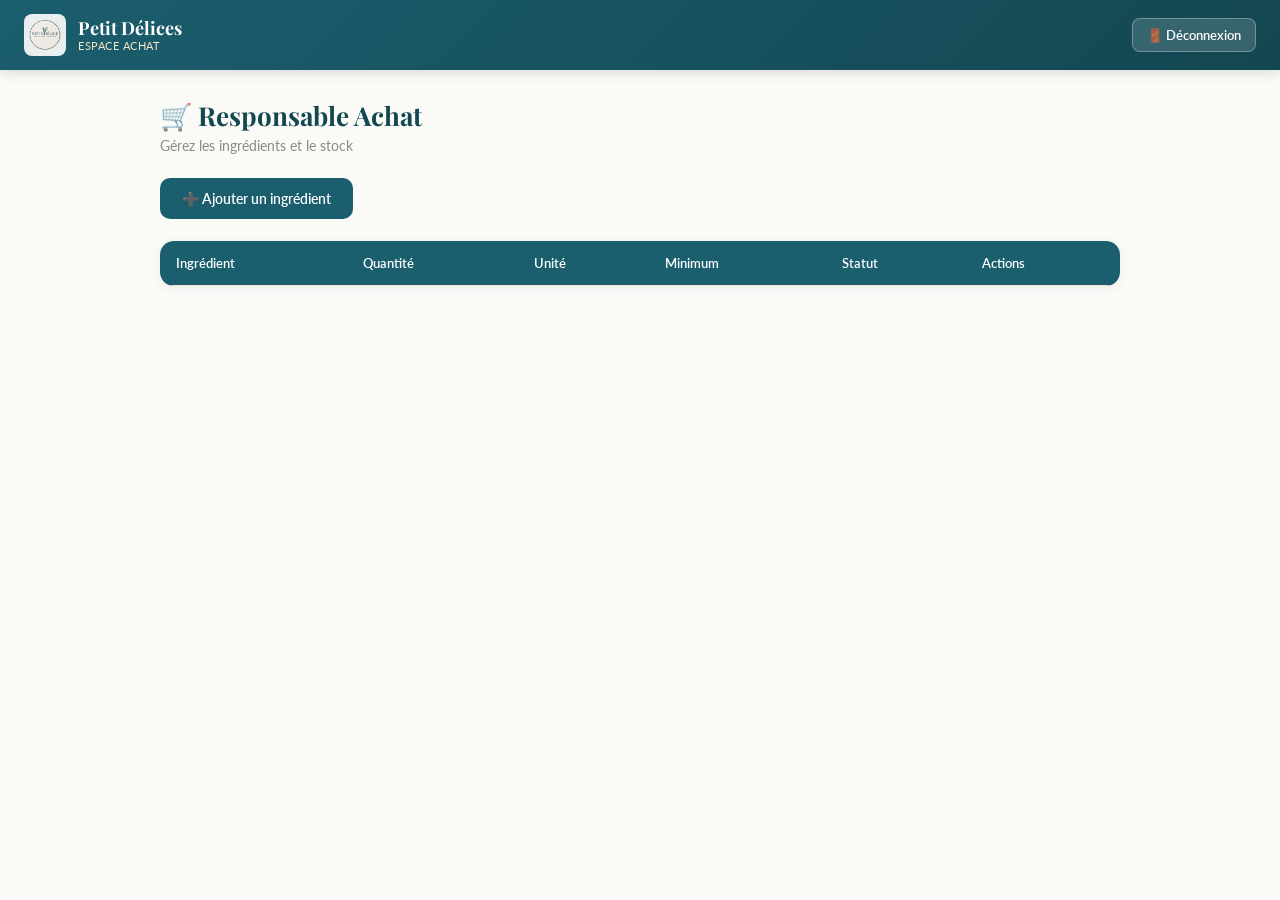
<file: pages/achat.html>
<!DOCTYPE html>
<html lang="fr">
<head>
  <meta charset="UTF-8">
  <meta name="viewport" content="width=device-width, initial-scale=1.0">
  <title>Achat — Petit Délices</title>
  <link rel="stylesheet" href="../style.css">
  <link href="https://fonts.googleapis.com/css2?family=Playfair+Display:wght@600;700&family=Lato:wght@400;600;700&display=swap" rel="stylesheet">
  <style>
    :root {
      --teal: #1B5E6E;
      --teal-dark: #134752;
      --gold: #D4A055;
      --gold-dark: #B8843E;
      --cream: #F5E6C8;
      --bg: #FAFAF7;
      --text: #2C2C2C;
      --muted: #8A8A8A;
      --vert: #4CAF7D;
      --rouge: #D9534F;
    }

    * { box-sizing: border-box; }

    body {
      margin: 0;
      min-height: 100vh;
      background: var(--bg);
      font-family: 'Lato', sans-serif;
      color: var(--text);
    }

    h1, h2, h3 { font-family: 'Playfair Display', serif; }

    /* ✅ HEADER */
    header {
      position: sticky;
      top: 0;
      z-index: 50;
      background: linear-gradient(135deg, var(--teal) 0%, var(--teal-dark) 100%);
      color: white;
      display: flex;
      align-items: center;
      justify-content: space-between;
      flex-wrap: wrap;
      gap: 12px;
      padding: 14px 24px;
      box-shadow: 0 2px 12px rgba(0,0,0,0.15);
    }

    .entete-logo { display: flex; align-items: center; gap: 12px; min-width: 0; }

    .entete-logo img {
      width: 42px; height: 42px;
      border-radius: 8px;
      background: rgba(255,255,255,0.9);
      padding: 4px;
      flex-shrink: 0;
      object-fit: contain;
    }

    .entete-texte { display: flex; flex-direction: column; line-height: 1.25; min-width: 0; }
    .entete-texte .nom-marque { font-family: 'Playfair Display', serif; font-weight: 700; font-size: 18px; white-space: nowrap; }
    .entete-texte .role-espace { font-size: 11px; color: var(--cream); text-transform: uppercase; letter-spacing: 0.5px; }

    .entete-droite { display: flex; align-items: center; gap: 14px; flex-wrap: wrap; }
    #header-user { font-size: 13px; opacity: 0.92; white-space: nowrap; }

    .btn-header-deco {
      background: rgba(255,255,255,0.15);
      border: 1px solid rgba(255,255,255,0.3);
      color: white;
      padding: 8px 14px;
      border-radius: 8px;
      cursor: pointer;
      font-size: 13px;
      font-family: 'Lato', sans-serif;
      font-weight: 600;
      white-space: nowrap;
      transition: background 0.2s;
    }
    .btn-header-deco:hover { background: rgba(217,83,79,0.85); }

    /* ✅ CONTENU */
    main { max-width: 1000px; margin: 0 auto; padding: 28px 20px 60px; }
    main h1 { color: var(--teal-dark); margin: 0 0 4px 0; font-size: 26px; }
    main > p { color: var(--muted); margin: 0 0 24px 0; font-size: 14px; }

    /* ✅ BOUTONS & FORMULAIRE */
    .barre-actions { margin-bottom: 22px; }

    .btn-principal {
      background: var(--teal);
      color: white;
      border: none;
      padding: 12px 22px;
      border-radius: 10px;
      font-weight: 600;
      font-size: 14px;
      font-family: 'Lato', sans-serif;
      cursor: pointer;
      transition: background 0.2s;
    }
    .btn-principal:hover { background: var(--teal-dark); }

    .btn-annuler {
      background: var(--cream);
      color: var(--text);
      border: none;
      padding: 12px 22px;
      border-radius: 10px;
      font-weight: 600;
      font-size: 14px;
      font-family: 'Lato', sans-serif;
      cursor: pointer;
      transition: background 0.2s;
    }
    .btn-annuler:hover { background: #ecdfc2; }

    .formulaire {
      background: white;
      border-radius: 14px;
      padding: 24px;
      margin-bottom: 24px;
      box-shadow: 0 2px 12px rgba(27,94,110,0.07);
      max-width: 480px;
    }
    .formulaire h3 { color: var(--teal-dark); margin: 0 0 16px 0; font-size: 18px; }

    .form-groupe { margin-bottom: 14px; display: flex; flex-direction: column; gap: 6px; }
    .form-groupe label { font-size: 13px; color: var(--muted); font-weight: 600; }
    .form-groupe input, .form-groupe select {
      padding: 10px 12px;
      border: 1px solid var(--cream);
      border-radius: 8px;
      font-family: 'Lato', sans-serif;
      font-size: 14px;
      background: var(--bg);
      color: var(--text);
    }
    .form-groupe input:focus, .form-groupe select:focus { outline: none; border-color: var(--gold); }

    .form-boutons { display: flex; gap: 10px; margin-top: 8px; }

    /* ✅ ALERTES */
    .alerte-box {
      background: rgba(217,83,79,0.08);
      border-left: 4px solid var(--rouge);
      border-radius: 10px;
      padding: 16px 18px;
      margin-bottom: 20px;
      font-size: 14px;
      line-height: 1.8;
    }

    /* ✅ TABLEAU */
    .tableau-wrapper {
      overflow-x: auto;
      background: white;
      border-radius: 14px;
      box-shadow: 0 2px 12px rgba(27,94,110,0.07);
    }
    .tableau { width: 100%; border-collapse: collapse; font-size: 14px; min-width: 680px; }
    .tableau thead { background: var(--teal); color: white; }
    .tableau th { padding: 14px 16px; text-align: left; font-weight: 600; font-size: 13px; white-space: nowrap; }
    .tableau td { padding: 12px 16px; border-bottom: 1px solid var(--cream); vertical-align: middle; }
    .tableau tbody tr:last-child td { border-bottom: none; }
    .tableau tbody tr:hover { background: rgba(245,230,200,0.3); }
    .tableau td:last-child { white-space: nowrap; }

    .input-quantite {
      width: 80px;
      padding: 6px 8px;
      border: 1px solid var(--cream);
      border-radius: 6px;
      font-family: 'Lato', sans-serif;
    }
    .input-quantite:focus { outline: none; border-color: var(--gold); }

    .badge {
      font-size: 11px;
      font-weight: 700;
      padding: 4px 10px;
      border-radius: 999px;
      display: inline-block;
      white-space: nowrap;
    }
    .badge.rouge  { background: rgba(217,83,79,0.15); color: var(--rouge); }
    .badge.orange { background: rgba(212,160,85,0.2); color: var(--gold-dark); }
    .badge.vert   { background: rgba(76,175,125,0.15); color: #1f7a4d; }

    .btn-ajouter-qte {
      background: rgba(76,175,125,0.15);
      color: #1f7a4d;
      border: none;
      padding: 6px 12px;
      border-radius: 8px;
      font-size: 12px;
      font-weight: 600;
      cursor: pointer;
      font-family: 'Lato', sans-serif;
      white-space: nowrap;
    }
    .btn-ajouter-qte:hover { background: rgba(76,175,125,0.3); }

    /* ✅ RESPONSIVE */
    @media (max-width: 700px) {
      header { padding: 12px 16px; }
      .entete-texte .nom-marque { font-size: 16px; }
      main { padding: 20px 14px 50px; }
      .formulaire { max-width: 100%; }
    }

    @media (max-width: 420px) {
      .entete-droite { gap: 8px; }
      #header-user { display: none; }
      .form-boutons { flex-direction: column; }
      .btn-principal, .btn-annuler { width: 100%; }
    }
  </style>
</head>
<body>

  <header>
    <div class="entete-logo">
      <img src="../images/logo.png" alt="Logo Petit Délices">
      <div class="entete-texte">
        <span class="nom-marque">Petit Délices</span>
        <span class="role-espace">Espace Achat</span>
      </div>
    </div>
    <div class="entete-droite">
      <span id="header-user"></span>
      <button class="btn-header-deco" onclick="seDeconnecter()">🚪 Déconnexion</button>
    </div>
  </header>

  <main>
    <h1>🛒 Responsable Achat</h1>
    <p>Gérez les ingrédients et le stock</p>

    <div class="barre-actions">
      <button class="btn-principal" onclick="toggleFormulaire()">➕ Ajouter un ingrédient</button>
    </div>

    <div id="formulaire" class="formulaire" style="display:none">
      <h3>Nouvel ingrédient</h3>
      <div class="form-groupe">
        <label>Nom</label>
        <input type="text" id="input-nom" placeholder="Ex: Farine">
      </div>
      <div class="form-groupe">
        <label>Quantité</label>
        <input type="number" id="input-quantite" placeholder="Ex: 50">
      </div>
      <div class="form-groupe">
        <label>Unité</label>
        <select id="input-unite">
          <option value="kg">kg</option>
          <option value="L">L</option>
          <option value="sachets">sachets</option>
          <option value="unités">unités</option>
          <option value="boîtes">boîtes</option>
        </select>
      </div>
      <div class="form-groupe">
        <label>Quantité minimum d'alerte</label>
        <input type="number" id="input-minimum" placeholder="Ex: 10">
      </div>
      <div class="form-boutons">
        <button class="btn-principal" onclick="ajouterIngredient()">✅ Enregistrer</button>
        <button class="btn-annuler" onclick="toggleFormulaire()">❌ Annuler</button>
      </div>
    </div>

    <div id="alertes"></div>

    <div class="tableau-wrapper">
      <table class="tableau">
        <thead>
          <tr>
            <th>Ingrédient</th>
            <th>Quantité</th>
            <th>Unité</th>
            <th>Minimum</th>
            <th>Statut</th>
            <th>Actions</th>
          </tr>
        </thead>
        <tbody id="tableau-stock"></tbody>
      </table>
    </div>
  </main>

  <script src="https://cdn.socket.io/4.7.5/socket.io.min.js"></script>
  <script src="../config.js"></script>
  <script src="../auth.js"></script>
  <script>
    const API    = window.API;
    const socket = window.socket;
    let user = null

    // ✅ Écouter la mise à jour des produits
    socket.on("rafraichir_stock_produits", () => {
      console.log("🔄 Le stock des produits a été modifié, mise à jour automatique...")
      if (typeof chargerProduits === "function") chargerProduits()
    })

    // ✅ Écouter la mise à jour des ingrédients
    socket.on("rafraichir_stock_ingredients", () => {
      console.log("🔄 Le stock des ingrédients a été modifié, mise à jour automatique...")
      if (typeof chargerIngredients === "function") chargerIngredients()
    })

    document.addEventListener("DOMContentLoaded", function() {
      user = verifierConnexion(["achat", "admin"])
      if (user) {
        document.getElementById("header-user").textContent = `👋 ${user.nom}`
        chargerStock()
      }
    })

    async function chargerStock() {
      try {
        let ingredients = await fetch(API + "/ingredients").then(r => r.json())
        let tbody = document.getElementById("tableau-stock")
        tbody.innerHTML = ""

        let alertesDiv = document.getElementById("alertes")
        let problemes = ingredients.filter(i => Number(i.quantite_stock) < Number(i.seuil_alerte))

        if (problemes.length > 0) {
          alertesDiv.innerHTML = '<div class="alerte-box"><strong>⚠️ Attention !</strong><br>' +
            problemes.map(i => Number(i.quantite_stock) === 0
              ? `🔴 <strong>${i.nom}</strong> est en rupture !`
              : `🟠 <strong>${i.nom}</strong> : ${i.quantite_stock} ${i.unite} restants`
            ).join("<br>") + '</div>'
        } else {
          alertesDiv.innerHTML = ""
        }

        ingredients.forEach(function(ing) {
          let statut = Number(ing.quantite_stock) === 0
            ? '<span class="badge rouge">🔴 Rupture</span>'
            : Number(ing.quantite_stock) < Number(ing.seuil_alerte)
            ? '<span class="badge orange">🟠 Stock bas</span>'
            : '<span class="badge vert">🟢 OK</span>'

          tbody.innerHTML += `
            <tr>
              <td>${ing.nom}</td>
              <td>
                <input type="number" value="${ing.quantite_stock}" class="input-quantite"
                  onchange="modifierQuantite(${ing.id}, this.value, '${ing.nom}', '${ing.unite}', ${ing.seuil_alerte})">
              </td>
              <td>${ing.unite}</td>
              <td>${ing.seuil_alerte}</td>
              <td>${statut}</td>
              <td>
                <button class="btn-ajouter-qte" onclick="ajouterQuantite(${ing.id}, '${ing.nom}', ${ing.quantite_stock}, '${ing.unite}', ${ing.seuil_alerte})">➕ Ajouter</button>
              </td>
            </tr>
          `
        })
      } catch(err) {
        console.error("Erreur:", err)
      }
    }

    async function ajouterQuantite(id, nom, quantiteActuelle, unite, seuil_alerte) {
      let qte = prompt("Combien ajouter au stock de " + nom + " ?")
      if (qte === null || qte === "" || isNaN(qte) || Number(qte) <= 0) return
      await fetch(API + "/ingredients/" + id, {
        method: "PUT",
        headers: { "Content-Type": "application/json" },
        body: JSON.stringify({
          quantite_stock: Number(quantiteActuelle) + Number(qte),
          nom,
          unite,
          seuil_alerte
        })
      })
      chargerStock()
    }

    async function modifierQuantite(id, val, nom, unite, seuil_alerte) {
      await fetch(API + "/ingredients/" + id, {
        method: "PUT",
        headers: { "Content-Type": "application/json" },
        body: JSON.stringify({
          quantite_stock: Number(val),
          nom,
          unite,
          seuil_alerte
        })
      })
      chargerStock()
    }

    async function ajouterIngredient() {
      let nom            = document.getElementById("input-nom").value.trim()
      let quantite_stock = Number(document.getElementById("input-quantite").value)
      let unite          = document.getElementById("input-unite").value
      let seuil_alerte   = Number(document.getElementById("input-minimum").value)

      if (!nom) { alert("Entrez un nom !"); return }

      await fetch(API + "/ingredients", {
        method: "POST",
        headers: { "Content-Type": "application/json" },
        body: JSON.stringify({
          nom,
          quantite_stock,
          unite,
          seuil_alerte
        })
      })
      toggleFormulaire()
      chargerStock()
    }

    function toggleFormulaire() {
      let form = document.getElementById("formulaire")
      form.style.display = form.style.display === "none" ? "block" : "none"
    }
  </script>

</body>
</html>
</file>
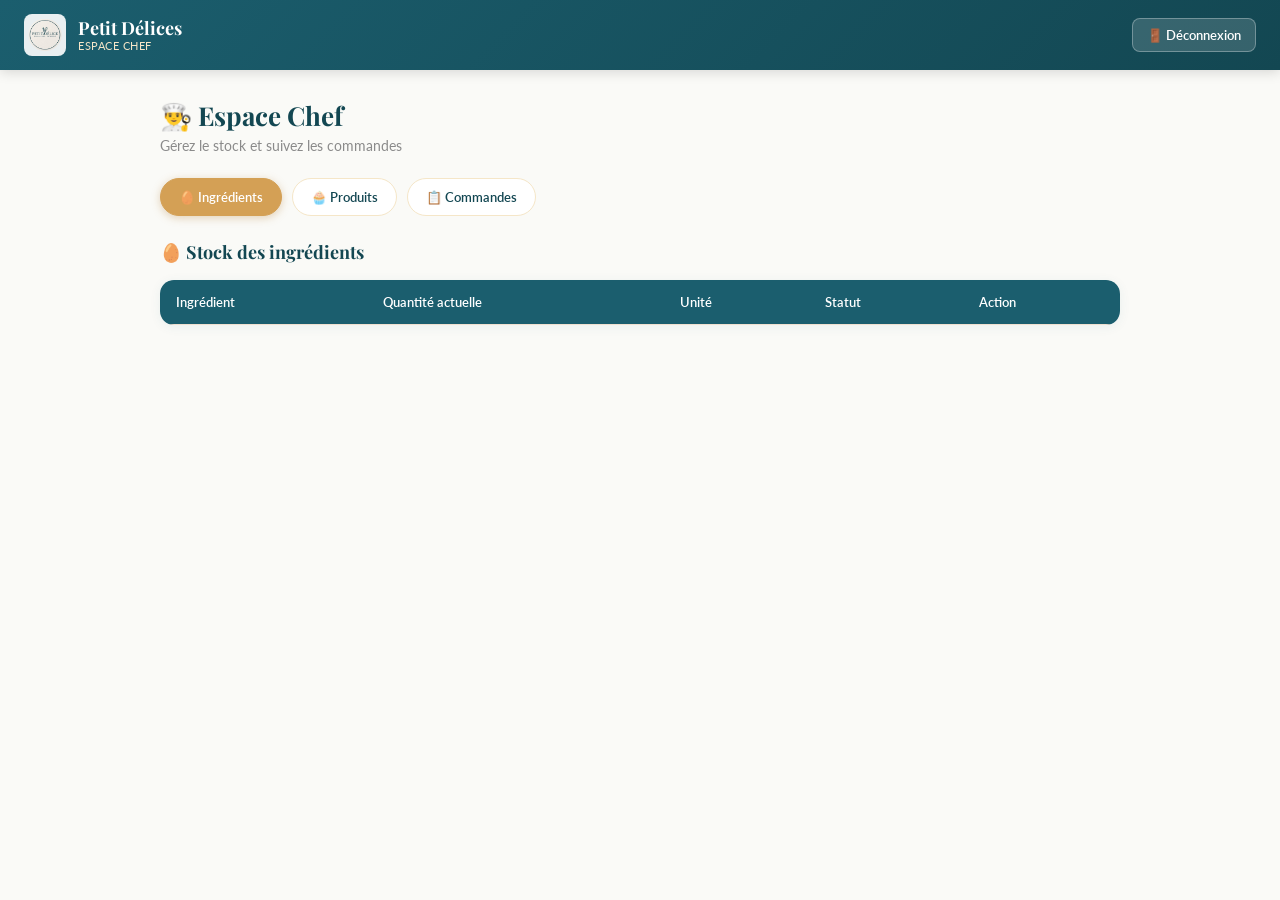
<file: pages/chef.html>
<!DOCTYPE html>
<html lang="fr">
<head>
  <meta charset="UTF-8">
  <meta name="viewport" content="width=device-width, initial-scale=1.0">
  <title>Chef — Petit Délices</title>
  <link rel="stylesheet" href="../style.css">
  <link href="https://fonts.googleapis.com/css2?family=Playfair+Display:wght@600;700&family=Lato:wght@400;600;700&display=swap" rel="stylesheet">
  <style>
    :root {
      --teal: #1B5E6E;
      --teal-dark: #134752;
      --gold: #D4A055;
      --gold-dark: #B8843E;
      --cream: #F5E6C8;
      --bg: #FAFAF7;
      --text: #2C2C2C;
      --muted: #8A8A8A;
      --vert: #4CAF7D;
      --rouge: #D9534F;
    }

    * { box-sizing: border-box; }

    body {
      margin: 0;
      min-height: 100vh;
      background: var(--bg);
      font-family: 'Lato', sans-serif;
      color: var(--text);
    }

    h1, h2, h3 { font-family: 'Playfair Display', serif; }

    /* ✅ HEADER */
    header {
      position: sticky;
      top: 0;
      z-index: 50;
      background: linear-gradient(135deg, var(--teal) 0%, var(--teal-dark) 100%);
      color: white;
      display: flex;
      align-items: center;
      justify-content: space-between;
      flex-wrap: wrap;
      gap: 12px;
      padding: 14px 24px;
      box-shadow: 0 2px 12px rgba(0,0,0,0.15);
    }

    .entete-logo { display: flex; align-items: center; gap: 12px; min-width: 0; }

    .entete-logo img {
      width: 42px; height: 42px;
      border-radius: 8px;
      background: rgba(255,255,255,0.9);
      padding: 4px;
      flex-shrink: 0;
      object-fit: contain;
    }

    .entete-texte { display: flex; flex-direction: column; line-height: 1.25; min-width: 0; }
    .entete-texte .nom-marque { font-family: 'Playfair Display', serif; font-weight: 700; font-size: 18px; white-space: nowrap; }
    .entete-texte .role-espace { font-size: 11px; color: var(--cream); text-transform: uppercase; letter-spacing: 0.5px; }

    .entete-droite { display: flex; align-items: center; gap: 14px; flex-wrap: wrap; }
    #header-user { font-size: 13px; opacity: 0.92; white-space: nowrap; }

    .btn-header-deco {
      background: rgba(255,255,255,0.15);
      border: 1px solid rgba(255,255,255,0.3);
      color: white;
      padding: 8px 14px;
      border-radius: 8px;
      cursor: pointer;
      font-size: 13px;
      font-family: 'Lato', sans-serif;
      font-weight: 600;
      white-space: nowrap;
      transition: background 0.2s;
    }
    .btn-header-deco:hover { background: rgba(217,83,79,0.85); }

    /* ✅ CONTENU */
    main { max-width: 1000px; margin: 0 auto; padding: 28px 20px 60px; }
    main h1 { color: var(--teal-dark); margin: 0 0 4px 0; font-size: 26px; }
    main > p { color: var(--muted); margin: 0 0 24px 0; font-size: 14px; }

    h2 { color: var(--teal-dark); font-size: 18px; margin-bottom: 16px; }

    /* ✅ ONGLETS / FILTRES (pilules) */
    .filtres { display: flex; gap: 10px; flex-wrap: wrap; }

    .btn-filtre {
      background: white;
      border: 1px solid var(--cream);
      color: var(--teal-dark);
      padding: 10px 18px;
      border-radius: 999px;
      font-weight: 600;
      font-size: 13px;
      font-family: 'Lato', sans-serif;
      cursor: pointer;
      transition: all 0.2s;
      white-space: nowrap;
    }
    .btn-filtre:hover { background: var(--cream); }
    .btn-filtre.actif-filtre {
      background: var(--gold);
      color: white;
      border-color: var(--gold);
      box-shadow: 0 2px 8px rgba(184,132,62,0.35);
    }

    /* ✅ ALERTES */
    .alerte-box {
      background: rgba(217,83,79,0.08);
      border-left: 4px solid var(--rouge);
      border-radius: 10px;
      padding: 16px 18px;
      margin-bottom: 18px;
      font-size: 14px;
      line-height: 1.8;
    }
    .ok-message { color: var(--vert); font-weight: 600; margin-bottom: 18px; }

    /* ✅ TABLEAUX */
    .tableau-wrapper {
      overflow-x: auto;
      background: white;
      border-radius: 14px;
      box-shadow: 0 2px 12px rgba(27,94,110,0.07);
      margin-bottom: 10px;
    }
    .tableau { width: 100%; border-collapse: collapse; font-size: 14px; min-width: 600px; }
    .tableau thead { background: var(--teal); color: white; }
    .tableau th { padding: 14px 16px; text-align: left; font-weight: 600; font-size: 13px; white-space: nowrap; }
    .tableau td { padding: 12px 16px; border-bottom: 1px solid var(--cream); vertical-align: middle; }
    .tableau tbody tr:last-child td { border-bottom: none; }
    .tableau tbody tr:hover { background: rgba(245,230,200,0.3); }
    .tableau td:last-child { white-space: nowrap; }

    .badge {
      font-size: 11px;
      font-weight: 700;
      padding: 4px 10px;
      border-radius: 999px;
      display: inline-block;
      white-space: nowrap;
    }
    .badge.rouge  { background: rgba(217,83,79,0.15); color: var(--rouge); }
    .badge.orange { background: rgba(212,160,85,0.2); color: var(--gold-dark); }
    .badge.vert   { background: rgba(76,175,125,0.15); color: #1f7a4d; }
    .badge.bleu   { background: rgba(27,94,110,0.12); color: var(--teal); }
    .badge.gris   { background: rgba(138,138,138,0.15); color: var(--muted); }

    .btn-ajouter-qte {
      background: rgba(76,175,125,0.15);
      color: #1f7a4d;
      border: none;
      padding: 6px 12px;
      border-radius: 8px;
      font-size: 12px;
      font-weight: 600;
      cursor: pointer;
      font-family: 'Lato', sans-serif;
      white-space: nowrap;
    }
    .btn-ajouter-qte:hover { background: rgba(76,175,125,0.3); }

    /* ✅ CARTES COMMANDE */
    .carte-commande {
      background: white;
      border-radius: 14px;
      padding: 20px;
      margin-bottom: 16px;
      box-shadow: 0 2px 12px rgba(27,94,110,0.08);
      border-left: 5px solid var(--teal);
    }

    .commande-header {
      display: flex;
      justify-content: space-between;
      align-items: flex-start;
      flex-wrap: wrap;
      gap: 10px;
      margin-bottom: 10px;
    }
    .commande-header h3 {
      margin: 0 0 4px 0;
      font-size: 16px;
      font-family: 'Lato', sans-serif;
      font-weight: 700;
      color: var(--text);
      display: flex;
      align-items: center;
      gap: 8px;
      flex-wrap: wrap;
    }
    .commande-tel { font-size: 12px; color: var(--muted); }

    .commande-produits { list-style: none; margin: 8px 0 12px 0; padding: 0; font-size: 13px; color: var(--text); }
    .commande-produits li { padding: 3px 0; border-bottom: 1px dashed var(--cream); }
    .commande-produits li:last-child { border-bottom: none; }

    .info-tracabilite { font-size: 12px; margin-top: 4px; font-style: italic; }

    .commande-footer {
      display: flex;
      justify-content: space-between;
      align-items: flex-end;
      flex-wrap: wrap;
      gap: 14px;
      margin-top: 14px;
      padding-top: 14px;
      border-top: 1px solid var(--cream);
    }
    .commande-total { display: block; font-weight: 700; color: var(--teal-dark); font-size: 15px; }
    .commande-date, .commande-notes { display: block; font-size: 12px; color: var(--muted); margin-top: 2px; }

    .commande-actions { min-width: 200px; flex: 1; display: flex; justify-content: flex-end; }

    .btn-avancer {
      background: var(--teal);
      color: white;
      border: none;
      padding: 10px 18px;
      border-radius: 8px;
      font-size: 13px;
      font-weight: 700;
      cursor: pointer;
      font-family: 'Lato', sans-serif;
      white-space: nowrap;
    }
    .btn-avancer:hover { background: var(--teal-dark); }

    .texte-livree { color: #1f7a4d; font-size: 13px; font-weight: 600; }
    .texte-muted  { color: var(--muted); font-size: 13px; }

    /* ✅ RESPONSIVE */
    @media (max-width: 700px) {
      header { padding: 12px 16px; }
      .entete-texte .nom-marque { font-size: 16px; }
      main { padding: 20px 14px 50px; }
      .commande-footer { flex-direction: column; align-items: stretch; }
      .commande-actions { min-width: 0; width: 100%; justify-content: stretch; }
      .btn-avancer { width: 100%; }
    }

    @media (max-width: 420px) {
      .entete-droite { gap: 8px; }
      #header-user { display: none; }
      .filtres { width: 100%; }
      .btn-filtre { flex: 1; text-align: center; padding: 10px 8px; }
    }
  </style>
</head>
<body>

  <header>
    <div class="entete-logo">
      <img src="../images/logo.png" alt="Logo Petit Délices">
      <div class="entete-texte">
        <span class="nom-marque">Petit Délices</span>
        <span class="role-espace">Espace Chef</span>
      </div>
    </div>
    <div class="entete-droite">
      <span id="header-user"></span>
      <button class="btn-header-deco" onclick="seDeconnecter()">🚪 Déconnexion</button>
    </div>
  </header>

  <main>
    <h1>👨‍🍳 Espace Chef</h1>
    <p>Gérez le stock et suivez les commandes</p>

    <div class="filtres" style="margin-bottom:24px">
      <button class="btn-filtre actif-filtre" id="onglet-ingredients" onclick="afficherOnglet('ingredients')">🥚 Ingrédients</button>
      <button class="btn-filtre" id="onglet-produits" onclick="afficherOnglet('produits')">🧁 Produits</button>
      <button class="btn-filtre" id="onglet-commandes" onclick="afficherOnglet('commandes')">📋 Commandes</button>
    </div>

    <div id="section-ingredients">
      <h2>🥚 Stock des ingrédients</h2>
      <div id="alertes-ingredients"></div>
      <div class="tableau-wrapper">
        <table class="tableau">
          <thead>
            <tr><th>Ingrédient</th><th>Quantité actuelle</th><th>Unité</th><th>Statut</th><th>Action</th></tr>
          </thead>
          <tbody id="tableau-ingredients"></tbody>
        </table>
      </div>
    </div>

    <div id="section-produits" style="display:none">
      <h2>🧁 Stock des produits</h2>
      <div id="alertes-produits"></div>
      <div class="tableau-wrapper">
        <table class="tableau">
          <thead>
            <tr><th>Produit</th><th>Catégorie</th><th>Quantité</th><th>Prix</th><th>Statut</th><th>Action</th></tr>
          </thead>
          <tbody id="tableau-produits"></tbody>
        </table>
      </div>
    </div>

    <div id="section-commandes" style="display:none">
      <h2>📋 Commandes à préparer</h2>
      <div class="filtres" style="margin-bottom:16px">
        <button class="btn-filtre actif-filtre" onclick="filtrerStatut('tous', this)">Toutes</button>
        <button class="btn-filtre" onclick="filtrerStatut('En attente', this)">⏳ En attente</button>
        <button class="btn-filtre" onclick="filtrerStatut('En préparation', this)">👨‍🍳 En préparation</button>
        <button class="btn-filtre" onclick="filtrerStatut('Prêt', this)">✅ Prêt</button>
        <button class="btn-filtre" onclick="filtrerStatut('Livré', this)">🚚 Livré</button>
      </div>
      <div id="liste-commandes-chef"></div>
    </div>
  </main>

  <script src="https://cdn.socket.io/4.7.5/socket.io.min.js"></script>
  <script src="../config.js"></script>
  <script src="../auth.js"></script>

  <!-- ✅ Tout le script du chef dans un seul bloc pour éviter les conflits -->
  <script>
    // Utiliser les variables globales de config.js
    const API    = window.API;
    const socket = window.socket;

    // ✅ Écouteurs Socket.io pour le temps réel (sans son ni alertes)
    socket.on("rafraichir_commandes", () => {
      if (typeof chargerCommandes === "function") chargerCommandes();
    });

    socket.on("rafraichir_stock_produits", () => {
      console.log("🔄 Stock des produits mis à jour, rafraîchissement...");
      chargerProduits();
    });

    socket.on("rafraichir_stock_ingredients", () => {
      console.log("🔄 Stock des ingrédients mis à jour, rafraîchissement...");
      chargerIngredients();
    });

    let user = null;
    let statutActifChef = "tous";
    let toutesCommandes = [];

    document.addEventListener("DOMContentLoaded", function() {
      user = verifierConnexion(["chef", "admin"]);
      if (user) {
        document.getElementById("header-user").textContent = `👋 ${user.nom}`;
        chargerIngredients();
        chargerProduits();
        chargerCommandes();
      }
    });

    function afficherOnglet(onglet) {
      document.getElementById("section-ingredients").style.display = onglet === "ingredients" ? "block" : "none";
      document.getElementById("section-produits").style.display    = onglet === "produits"    ? "block" : "none";
      document.getElementById("section-commandes").style.display   = onglet === "commandes"   ? "block" : "none";

      document.getElementById("onglet-ingredients").classList.toggle("actif-filtre", onglet === "ingredients");
      document.getElementById("onglet-produits").classList.toggle("actif-filtre",    onglet === "produits");
      document.getElementById("onglet-commandes").classList.toggle("actif-filtre",   onglet === "commandes");
    }

    async function chargerIngredients() {
      try {
        let ingredients = await fetch(API + "/ingredients").then(r => r.json());
        let tbody = document.getElementById("tableau-ingredients");
        tbody.innerHTML = "";

        let alertesDiv = document.getElementById("alertes-ingredients");
        let problemes  = ingredients.filter(i => Number(i.quantite_stock) < Number(i.seuil_alerte));

        alertesDiv.innerHTML = problemes.length > 0
          ? '<div class="alerte-box"><strong>⚠️ Attention !</strong><br>' +
            problemes.map(i => Number(i.quantite_stock) === 0
              ? `🔴 <strong>${i.nom}</strong> est en rupture !`
              : `🟠 <strong>${i.nom}</strong> : ${i.quantite_stock} ${i.unite} restants`
            ).join("<br>") + '</div>'
          : '<p class="ok-message">✅ Tout le stock est suffisant !</p>';

        ingredients.forEach(function(ing) {
          let statut = Number(ing.quantite_stock) === 0
            ? '<span class="badge rouge">🔴 Rupture</span>'
            : Number(ing.quantite_stock) < Number(ing.seuil_alerte)
            ? '<span class="badge orange">🟠 Stock bas</span>'
            : '<span class="badge vert">🟢 OK</span>';

          tbody.innerHTML += `
            <tr>
              <td><strong>${ing.nom}</strong></td>
              <td>${ing.quantite_stock}</td>
              <td>${ing.unite}</td>
              <td>${statut}</td>
              <td>
                <button class="btn-ajouter-qte" onclick="ajouterQuantiteIngredient(${ing.id}, '${ing.nom}', ${ing.quantite_stock}, '${ing.unite}', ${ing.seuil_alerte})">➕ Ajouter</button>
              </td>
            </tr>`;
        });
      } catch(err) {
        console.error("Erreur ingredients:", err);
      }
    }

    async function ajouterQuantiteIngredient(id, nom, quantiteActuelle, unite, seuil_alerte) {
      let qte = prompt("Combien voulez-vous ajouter au stock de " + nom + " ?");
      if (qte === null || qte === "" || isNaN(qte) || Number(qte) <= 0) return;

      await fetch(API + "/ingredients/" + id, {
        method: "PUT",
        headers: { "Content-Type": "application/json" },
        body: JSON.stringify({
          quantite_stock: Number(quantiteActuelle) + Number(qte),
          nom: nom, unite: unite, seuil_alerte: seuil_alerte
        })
      });
      chargerIngredients();
    }

    async function chargerProduits() {
      try {
        let produits = await fetch(API + "/produits").then(r => r.json());
        let tbody = document.getElementById("tableau-produits");
        tbody.innerHTML = "";

        let alertesDiv = document.getElementById("alertes-produits");
        let problemes = produits.filter(p => Number(p.quantite) < 5);

        alertesDiv.innerHTML = problemes.length > 0
          ? '<div class="alerte-box"><strong>⚠️ Stocks bas !</strong><br>' +
            problemes.map(p => Number(p.quantite) === 0
              ? `🔴 <strong>${p.nom}</strong> est en rupture !`
              : `🟠 <strong>${p.nom}</strong> : seulement ${p.quantite} restants`
            ).join("<br>") + '</div>'
          : '<p class="ok-message">✅ Tous les produits sont disponibles !</p>';

        produits.forEach(function(p) {
          let icone = { "Pain": "🍞", "Pâtisserie": "🧁", "Gâteau": "🎂" }[p.categorie] || "🍰";
          let statut = Number(p.quantite) === 0
            ? '<span class="badge rouge">🔴 Rupture</span>'
            : Number(p.quantite) < 5
            ? '<span class="badge orange">🟠 Stock bas</span>'
            : '<span class="badge vert">🟢 OK</span>';

          tbody.innerHTML += `
            <tr>
              <td><strong>${icone} ${p.nom}</strong></td>
              <td>${p.categorie}</td>
              <td>${p.quantite}</td>
              <td>${p.prix} DH</td>
              <td>${statut}</td>
              <td>
                <button class="btn-ajouter-qte" onclick="ajouterQuantiteProduit(${p.id}, '${p.nom}', ${p.quantite}, '${p.categorie}', ${p.prix}, '${p.description || ""}')">➕ Ajouter</button>
              </td>
            </tr>`;
        });
      } catch(err) {
        console.error("Erreur produits:", err);
      }
    }

    async function ajouterQuantiteProduit(id, nom, quantiteActuelle, categorie, prix, description) {
      let qte = prompt("Combien voulez-vous ajouter au stock de " + nom + " ?");
      if (qte === null || qte === "" || isNaN(qte) || Number(qte) <= 0) return;

      await fetch(API + "/produits/" + id, {
        method: "PUT",
        headers: { "Content-Type": "application/json" },
        body: JSON.stringify({
          quantite: Number(quantiteActuelle) + Number(qte),
          nom, categorie, prix, description
        })
      });
      chargerProduits();
    }

    async function chargerCommandes() {
      try {
        let toutes = await fetch(API + "/commandes/chef").then(r => r.json());

        // Le chef ne reçoit que les commandes créées par l'admin (filtrage effectué côté API)
        toutesCommandes = toutes.filter(c => c.statut !== "Annulée" && !c.statut.toLowerCase().startsWith("livr"));

        afficherCommandes();
      } catch(err) {
        console.error("Erreur commandes:", err);
      }
    }

    function filtrerStatut(statut, btn) {
      statutActifChef = statut;
      document.querySelectorAll("#section-commandes .btn-filtre").forEach(b => b.classList.remove("actif-filtre"));
      btn.classList.add("actif-filtre");
      afficherCommandes();
    }

    function afficherCommandes() {
      let div = document.getElementById("liste-commandes-chef");
      div.innerHTML = "";

      let filtrees = statutActifChef === "tous"
        ? toutesCommandes
        : toutesCommandes.filter(c => c.statut === statutActifChef);

      if (filtrees.length === 0) {
        div.innerHTML = '<p style="color:#8A8A8A; margin-top:20px">Aucune commande pour ce statut.</p>';
        return;
      }

      filtrees.forEach(function(cmd) {
        let total = cmd.produits ? cmd.produits.reduce((s, p) => s + p.prix * p.quantite, 0) : 0;

        let couleurStatut = {
          "En attente": "badge orange",
          "En préparation": "badge bleu",
          "Prêt": "badge vert",
          "Livré": "badge gris",
          "Livrée": "badge gris",
          "Annulée": "badge rouge"
        }[cmd.statut] || "badge";

        let produitsList = cmd.produits
          ? cmd.produits.map(p => `<li>${p.nom} × ${p.quantite} = <strong>${p.prix * p.quantite} DH</strong></li>`).join("")
          : "<li>Aucun produit</li>";

        let prochainStatut = {
          "En attente": "En préparation",
          "En préparation": "Prêt"
        }[cmd.statut];

        let boutonAvancer = prochainStatut
          ? `<button class="btn-avancer" onclick="avancerStatut(${cmd.id}, '${prochainStatut}')">➡️ Passer à "${prochainStatut}"</button>`
          : cmd.statut === "Prêt"
          ? `<span class="texte-livree">✅ Prêt — en attente du livreur/caissier</span>`
          : `<span class="texte-muted">✅ Commande terminée/annulée</span>`;

        let badgeLivraison = cmd.livraison === "domicile"
          ? '<span class="badge bleu" style="font-size:11px">🚚 Domicile</span>'
          : '<span class="badge gris" style="font-size:11px">🏪 Retrait</span>';

        let infoTraçabilité = "";
        if (cmd.pris_par_chef) {
          infoTraçabilité += `<div class="info-tracabilite" style="color:var(--teal)">👨‍🍳 Prise en charge par : <strong>${cmd.pris_par_chef}</strong></div>`;
        }
        if (cmd.livre_par) {
          infoTraçabilité += `<div class="info-tracabilite" style="color:#1f7a4d">✅ Livrée par : <strong>${cmd.livre_par}</strong></div>`;
        }

        div.innerHTML += `
          <div class="carte-commande">
            <div class="commande-header">
              <div>
                <h3>👤 ${cmd.client} ${badgeLivraison}</h3>
                <span class="commande-tel">📞 ${cmd.telephone || ""}</span>
              </div>
              <span class="${couleurStatut}">${cmd.statut}</span>
            </div>
            <ul class="commande-produits">${produitsList}</ul>
            ${infoTraçabilité}
            <div class="commande-footer">
              <div>
                <span class="commande-total">Total : ${total} DH</span>
                ${cmd.date ? `<span class="commande-date">📅 ${cmd.date}</span>` : ""}
                ${cmd.notes ? `<span class="commande-notes">📝 ${cmd.notes}</span>` : ""}
              </div>
              <div class="commande-actions">
                ${boutonAvancer}
              </div>
            </div>
          </div>
        `;
      });
    }

    async function avancerStatut(id, nouveauStatut) {
      let userChef = JSON.parse(sessionStorage.getItem("user"));
      let nomChef = userChef ? userChef.nom : "Inconnu";

      await fetch(API + "/commandes/" + id + "/statut", {
        method: "PUT",
        headers: { "Content-Type": "application/json" },
        body: JSON.stringify({
          statut: nouveauStatut,
          utilisateur_nom: nomChef
        })
      });

      socket.emit("changement_statut");
      chargerCommandes();
    }

    function seDeconnecter() {
      sessionStorage.removeItem("user");
      window.location.href = "login.html";
    }
  </script>
</body>
</html>
</file>
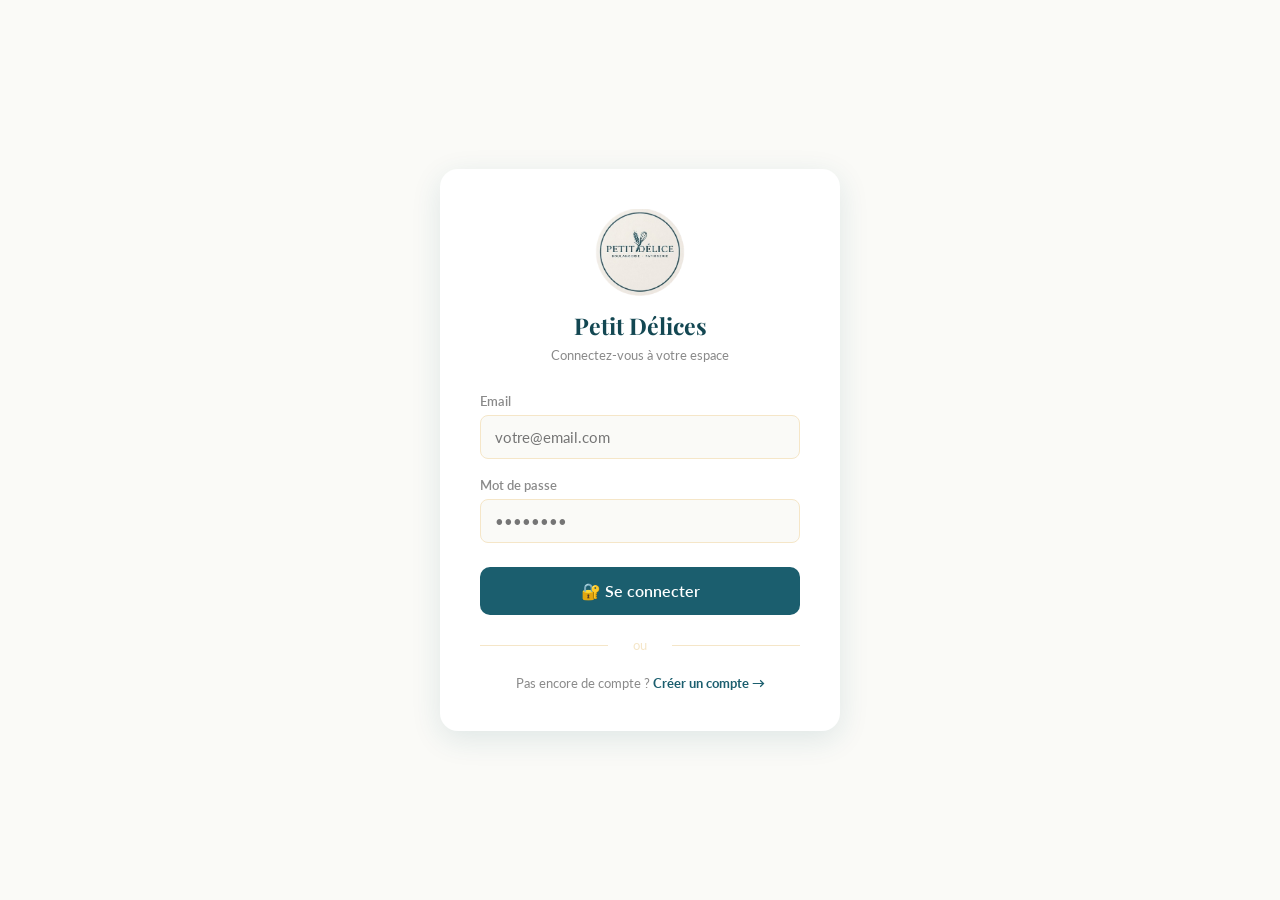
<file: pages/dashboard.html>
<!DOCTYPE html>
<html lang="fr">
<head>
  <meta charset="UTF-8">
  <meta name="viewport" content="width=device-width, initial-scale=1.0">
  <title>Petit Délices — Dashboard</title>
  <link rel="stylesheet" href="../style.css">
  <link href="https://fonts.googleapis.com/css2?family=Playfair+Display:wght@600;700&family=Lato:wght@400;600;700&display=swap" rel="stylesheet">
  <style>
    :root {
      --teal: #1B5E6E;
      --teal-dark: #134752;
      --gold: #D4A055;
      --gold-dark: #B8843E;
      --cream: #F5E6C8;
      --bg: #FAFAF7;
      --text: #2C2C2C;
      --muted: #8A8A8A;
      --vert: #4CAF7D;
      --rouge: #D9534F;
    }

    * { box-sizing: border-box; }

    /* ============================================
       LAYOUT : SIDEBAR À GAUCHE
       ============================================ */
    body {
      display: flex;
      min-height: 100vh;
      margin: 0;
      background: var(--bg);
      font-family: 'Lato', sans-serif;
      color: var(--text);
    }

    h1, h2 { font-family: 'Playfair Display', serif; }


    .topbar-mobile {
  display: none;
  align-items: center;
  gap: 14px;
  position: fixed;
  top: 0; left: 0; right: 0;
  height: 58px;
  background: var(--teal-dark);
  color: white;
  padding: 0 16px;
  z-index: 90;
  box-shadow: 0 2px 10px rgba(0,0,0,0.15);
}

.btn-hamburger {
  background: rgba(255,255,255,0.12);
  border: 1px solid rgba(255,255,255,0.25);
  color: white;
  font-size: 18px;
  width: 38px; height: 38px;
  border-radius: 8px;
  cursor: pointer;
  flex-shrink: 0;
}

.topbar-titre {
  font-family: 'Playfair Display', serif;
  font-size: 17px;
  font-weight: 700;
  white-space: nowrap;
  overflow: hidden;
  text-overflow: ellipsis;
}

.sidebar-overlay {
  position: fixed;
  inset: 0;
  background: rgba(0,0,0,0.45);
  z-index: 95;
  opacity: 0;
  pointer-events: none;
  transition: opacity 0.25s;
}
.sidebar-overlay.open { opacity: 1; pointer-events: auto; }

.btn-fermer-sidebar {
  display: none;
  position: absolute;
  top: 14px; right: 14px;
  background: rgba(255,255,255,0.12);
  border: 1px solid rgba(255,255,255,0.25);
  color: white;
  width: 30px; height: 30px;
  border-radius: 50%;
  cursor: pointer;
  font-size: 14px;
  line-height: 1;
}

    /* ✅ SIDEBAR (menu à gauche) */
    .sidebar {
      width: 260px;
      background: linear-gradient(180deg, var(--teal) 0%, var(--teal-dark) 100%);
      color: white;
      position: fixed;
      top: 0;
      left: 0;
      height: 100vh;
      box-shadow: 2px 0 15px rgba(0,0,0,0.12);
      display: flex;
      flex-direction: column;
      z-index: 100;
    }

    .sidebar-header {
      padding: 30px 20px;
      border-bottom: 1px solid rgba(255,255,255,0.15);
      text-align: center;
    }

    .sidebar-header .logo-img {
      max-width: 90px;
      height: auto;
      display: block;
      margin: 0 auto 12px auto;
      border-radius: 8px;
      background: rgba(255,255,255,0.9);
      padding: 6px;
    }

    .sidebar-header .logo-text {
      font-family: 'Playfair Display', serif;
      font-size: 21px;
      font-weight: 700;
      color: white;
      margin-bottom: 4px;
      letter-spacing: 0.3px;
    }

    .sidebar-header .sous-titre {
      font-size: 12px;
      color: var(--cream);
      letter-spacing: 0.5px;
      text-transform: uppercase;
    }

    .sidebar-nav {
      flex: 1;
      padding: 20px 0;
      overflow-y: auto;
    }

    .sidebar-nav a {
      display: flex;
      align-items: center;
      gap: 12px;
      padding: 14px 24px;
      color: rgba(255,255,255,0.85);
      text-decoration: none;
      font-size: 15px;
      transition: all 0.2s;
      border-left: 4px solid transparent;
      white-space: nowrap;
    }

    .sidebar-nav a:hover {
      background: rgba(255,255,255,0.1);
      color: white;
      border-left-color: var(--gold);
    }

    .sidebar-nav a.actif {
      background: rgba(255,255,255,0.15);
      color: white;
      border-left-color: var(--gold);
      font-weight: 600;
    }

    .sidebar-nav a .icone-img {
      width: 20px;
      height: 20px;
      object-fit: contain;
      flex-shrink: 0;
      opacity: 0.92;
    }

    .sidebar-footer {
      padding: 16px 20px;
      border-top: 1px solid rgba(255,255,255,0.15);
    }

    .sidebar-footer .user-info {
      font-size: 13px;
      opacity: 0.9;
      text-align: center;
      margin-bottom: 12px;
    }

    .sidebar-footer .btn-deco {
      width: 100%;
      background: rgba(255,255,255,0.1);
      border: 1px solid rgba(255,255,255,0.25);
      color: white;
      padding: 10px;
      border-radius: 8px;
      cursor: pointer;
      font-size: 14px;
      font-family: 'Lato', sans-serif;
      transition: background 0.2s;
    }

    .sidebar-footer .btn-deco:hover {
      background: rgba(217,83,79,0.85);
      border-color: rgba(217,83,79,0.85);
    }

    /* ✅ CONTENU PRINCIPAL (à droite de la sidebar) */
    .main-content {
      margin-left: 260px;
      flex: 1;
      padding: 40px;
      min-height: 100vh;
    }

    .header-row {
      display: flex;
      justify-content: space-between;
      align-items: flex-end;
      flex-wrap: wrap;
      gap: 16px;
      margin-bottom: 32px;
    }

    .main-content h1 {
      color: var(--teal-dark);
      margin: 0 0 6px 0;
      font-size: 30px;
    }

    .main-content .sous-titre {
      color: var(--muted);
      font-size: 15px;
      margin: 0;
    }

    /* ✅ FILTRE DE PÉRIODE */
    .filtre-periode {
      display: inline-flex;
      background: var(--cream);
      border-radius: 999px;
      padding: 4px;
      gap: 2px;
    }

    .filtre-btn {
      font-family: 'Lato', sans-serif;
      font-size: 13px;
      font-weight: 600;
      border: none;
      background: transparent;
      color: var(--teal-dark);
      padding: 9px 16px;
      border-radius: 999px;
      cursor: pointer;
      transition: all 0.2s;
      white-space: nowrap;
    }

    .filtre-btn:hover { background: rgba(212,160,85,0.25); }

    .filtre-btn.actif {
      background: var(--gold);
      color: white;
      box-shadow: 0 2px 8px rgba(184,132,62,0.4);
    }

    /* ✅ STATS GRILLE */
    .stats-grille {
      display: grid;
      grid-template-columns: repeat(auto-fit, minmax(220px, 1fr));
      gap: 18px;
      margin-bottom: 24px;
    }

    .stat-carte {
      background: white;
      border-radius: 14px;
      padding: 22px;
      display: flex;
      align-items: center;
      gap: 16px;
      box-shadow: 0 2px 12px rgba(27,94,110,0.07);
      border-left: 5px solid;
    }

    .stat-carte.teal      { border-left-color: var(--teal); }
    .stat-carte.gold      { border-left-color: var(--gold); }
    .stat-carte.vert      { border-left-color: var(--vert); }
    .stat-carte.teal-dark { border-left-color: var(--teal-dark); }

    .stat-icone { font-size: 36px; line-height: 1; }

    .stat-info { display: flex; flex-direction: column; gap: 3px; flex: 1; min-width: 0; }

    .stat-valeur-ligne { display: flex; align-items: baseline; gap: 8px; }

    .stat-valeur { font-size: 26px; font-weight: 700; color: var(--text); }

    .stat-label { font-size: 13px; color: var(--muted); }

    .variation { font-size: 12px; font-weight: 700; padding: 2px 7px; border-radius: 999px; }
    .variation.up      { color: #1f7a4d; background: rgba(76,175,125,0.15); }
    .variation.down    { color: var(--rouge); background: rgba(217,83,79,0.12); }
    .variation.neutre  { color: var(--muted); background: rgba(138,138,138,0.12); }

    /* Carte "mode de livraison" : mise en page différente */
    .stat-carte.mode-livraison .mode-livraison-info { gap: 8px; }

    .livraison-barre {
      width: 100%;
      height: 10px;
      border-radius: 999px;
      background: var(--teal);
      overflow: hidden;
    }

    .livraison-barre-domicile {
      height: 100%;
      background: var(--gold);
      border-radius: 999px;
      transition: width 0.3s;
    }

    .livraison-legende {
      display: flex;
      justify-content: space-between;
      font-size: 12px;
      color: var(--muted);
    }

    .livraison-legende strong { color: var(--text); }

    /* ✅ GRAPHIQUE */
    .dashboard-bloc {
      background: white;
      border-radius: 14px;
      padding: 24px;
      box-shadow: 0 2px 12px rgba(27,94,110,0.07);
      margin-bottom: 20px;
    }

    .dashboard-bloc h2 {
      color: var(--teal-dark);
      font-size: 18px;
      margin: 0 0 16px 0;
      padding-bottom: 12px;
      border-bottom: 2px solid var(--cream);
    }

    .graphique-scroll { overflow-x: auto; }

    .graph-axe { stroke: var(--cream); stroke-width: 2; }
    .graph-label { font-size: 11px; fill: var(--muted); font-family: 'Lato', sans-serif; }
    .graph-valeur { font-size: 10px; fill: var(--teal-dark); font-weight: 700; font-family: 'Lato', sans-serif; }

    /* ✅ DASHBOARD COLONNES */
    .dashboard-colonnes {
      display: grid;
      grid-template-columns: 1fr 1fr;
      gap: 20px;
    }

    .ok-message { color: var(--vert); font-weight: 600; }
    .vide-message { color: var(--muted); }

    .alerte-ligne {
      padding: 10px 12px;
      border-radius: 8px;
      margin-bottom: 8px;
      font-size: 14px;
    }
    .alerte-ligne.rouge  { background: rgba(217,83,79,0.1); }
    .alerte-ligne.orange { background: rgba(212,160,85,0.15); }

    .commande-ligne {
      display: flex;
      justify-content: space-between;
      align-items: center;
      padding: 12px 0;
      border-bottom: 1px solid var(--cream);
      font-size: 14px;
    }
    .commande-ligne:last-child { border-bottom: none; }
    .commande-ligne-date { display: block; font-size: 12px; color: var(--muted); margin-top: 2px; }
    .commande-ligne-total { display: block; font-weight: 700; color: var(--teal-dark); margin-top: 4px; }

    .badge {
      font-size: 11px;
      font-weight: 700;
      padding: 3px 10px;
      border-radius: 999px;
      display: inline-block;
    }
    .badge.orange { background: rgba(212,160,85,0.2); color: var(--gold-dark); }
    .badge.bleu   { background: rgba(27,94,110,0.12); color: var(--teal); }
    .badge.vert   { background: rgba(76,175,125,0.15); color: #1f7a4d; }
    .badge.gris   { background: rgba(138,138,138,0.15); color: var(--muted); }

    /* ✅ TOP PRODUITS */
    .top-produit-ligne {
      display: flex;
      align-items: center;
      gap: 12px;
      padding: 10px 0;
      font-size: 14px;
    }
    .top-rang { font-size: 16px; width: 22px; }
    .top-nom { flex: 0 0 160px; font-weight: 600; }
    .top-barre-container {
      flex: 1;
      height: 8px;
      background: var(--cream);
      border-radius: 999px;
      overflow: hidden;
    }
    .top-barre {
      height: 100%;
      background: linear-gradient(90deg, var(--gold) 0%, var(--gold-dark) 100%);
      border-radius: 999px;
    }
    .top-qte { flex: 0 0 70px; text-align: right; color: var(--muted); font-size: 12px; }

    /* ✅ RESPONSIVE */
    @media (max-width: 768px) {
  .topbar-mobile { display: flex; }
  .btn-fermer-sidebar { display: block; }

  .sidebar {
    width: 260px;
    max-width: 80vw;
    transform: translateX(-100%);
    transition: transform 0.3s;
  }
  .sidebar.open { transform: translateX(0); }

  .main-content {
    margin-left: 0;
    padding: 20px 16px;
    padding-top: 78px;
  }

  .header-row { margin-top: 0; }
  .dashboard-colonnes { grid-template-columns: 1fr; }
  .top-nom { flex: 0 0 110px; }
}

@media (max-width: 420px) {
  .filtre-periode { width: 100%; justify-content: space-between; }
  .filtre-btn { padding: 9px 10px; font-size: 12px; }
  .stats-grille { grid-template-columns: 1fr 1fr; }
}
  </style>
</head>
<body>
  <div class="topbar-mobile">
  <button class="btn-hamburger" onclick="toggleSidebar()" aria-label="Ouvrir le menu">☰</button>
  <span class="topbar-titre">📊 Petit Délices — Dashboard</span>
</div>

<div class="sidebar-overlay" id="sidebarOverlay" onclick="toggleSidebar()"></div>
  <!-- ✅ SIDEBAR À GAUCHE -->
  <aside class="sidebar" id="sidebar">
    <div class="sidebar-header">
      <button class="btn-fermer-sidebar" onclick="toggleSidebar()" aria-label="Fermer le menu">✕</button>
      <img src="../images/logo.png" alt="Logo Petit Délices" class="logo-img">
      <div class="logo-text">Petit Délices</div>
      <div class="sous-titre">Espace de Gestion</div>
    </div>

    <nav class="sidebar-nav">
      <a href="../index.html">
        <img src="../images/accueil.png" alt="Accueil" class="icone-img">
        Accueil
      </a>
      <a href="stock.html">
        <img src="../images/stock.png" alt="Stock" class="icone-img">
        Stock
      </a>
      <a href="produits.html">
        <img src="../images/produits.png" alt="Produits" class="icone-img">
        Produits
      </a>
      <a href="../commandes.html">
        <img src="../images/commandes.png" alt="Commandes" class="icone-img">
        Commandes
      </a>
      <a href="dashboard.html" class="actif">
        <img src="../images/dashboard.png" alt="Dashboard" class="icone-img">
        Dashboard
      </a>
      <a href="utilisateurs.html">
        <img src="../images/utilisateurs.png" alt="Utilisateurs" class="icone-img">
        Utilisateurs
      </a>
    </nav>

    <div class="sidebar-footer">
      <div class="user-info" id="header-user">Chargement...</div>
      <button class="btn-deco" onclick="seDeconnecter()">🚪 Déconnexion</button>
    </div>
  </aside>

  <!-- ✅ CONTENU PRINCIPAL À DROITE -->
  <main class="main-content">

    <div class="header-row">
      <div>
        <h1>📊 Tableau de bord</h1>
        <p class="sous-titre">Vue d'ensemble de votre activité</p>
      </div>

      <div class="filtre-periode" role="group" aria-label="Filtrer par période">
        <button class="filtre-btn" onclick="changerPeriode('jour', this)">Aujourd'hui</button>
        <button class="filtre-btn actif" onclick="changerPeriode('semaine', this)">7 jours</button>
        <button class="filtre-btn" onclick="changerPeriode('mois', this)">30 jours</button>
        <button class="filtre-btn" onclick="changerPeriode('tout', this)">Tout</button>
      </div>
    </div>

    <!-- CARTES STATISTIQUES -->
    <div class="stats-grille">

      <div class="stat-carte teal">
        <div class="stat-icone">📋</div>
        <div class="stat-info">
          <div class="stat-valeur-ligne">
            <span class="stat-valeur" id="total-commandes">0</span>
            <span class="variation" id="variation-commandes"></span>
          </div>
          <span class="stat-label">Commandes totales</span>
        </div>
      </div>

      <div class="stat-carte gold">
        <div class="stat-icone">⏳</div>
        <div class="stat-info">
          <span class="stat-valeur" id="commandes-attente">0</span>
          <span class="stat-label">En attente</span>
        </div>
      </div>

      <div class="stat-carte vert">
        <div class="stat-icone">✅</div>
        <div class="stat-info">
          <span class="stat-valeur" id="commandes-livrees">0</span>
          <span class="stat-label">Livrées</span>
        </div>
      </div>

      <div class="stat-carte teal-dark">
        <div class="stat-icone">💰</div>
        <div class="stat-info">
          <div class="stat-valeur-ligne">
            <span class="stat-valeur" id="chiffre-affaires">0 DH</span>
            <span class="variation" id="variation-ca"></span>
          </div>
          <span class="stat-label">Chiffre d'affaires</span>
        </div>
      </div>

      <div class="stat-carte gold">
        <div class="stat-icone">🧺</div>
        <div class="stat-info">
          <span class="stat-valeur" id="panier-moyen">0 DH</span>
          <span class="stat-label">Panier moyen</span>
        </div>
      </div>

      <div class="stat-carte mode-livraison">
        <div class="stat-icone">🚚</div>
        <div class="stat-info mode-livraison-info">
          <span class="stat-label">Mode de livraison</span>
          <div class="livraison-barre">
            <div class="livraison-barre-domicile" id="livraison-barre-domicile" style="width:0%"></div>
          </div>
          <div class="livraison-legende">
            <span>🏪 Retrait <strong id="livraison-retrait-pct">0%</strong></span>
            <span>🚚 Domicile <strong id="livraison-domicile-pct">0%</strong></span>
          </div>
        </div>
      </div>

    </div>

    <!-- GRAPHIQUE CA -->
    <div class="dashboard-bloc graphique-bloc">
      <h2>📈 Évolution du chiffre d'affaires</h2>
      <div class="graphique-scroll">
        <div id="graphique-ca"></div>
      </div>
    </div>

    <!-- DEUX COLONNES -->
    <div class="dashboard-colonnes">

      <!-- COLONNE GAUCHE : Alertes stock -->
      <div class="dashboard-bloc">
        <h2>⚠️ Alertes Stock</h2>
        <div id="alertes-stock"></div>
      </div>

      <!-- COLONNE DROITE : Commandes récentes -->
      <div class="dashboard-bloc">
        <h2>📋 Commandes récentes</h2>
        <div id="commandes-recentes"></div>
      </div>

    </div>

    <!-- PRODUITS LES PLUS VENDUS -->
    <div class="dashboard-bloc" style="margin-top: 20px">
      <h2>🏆 Produits les plus commandés</h2>
      <div id="top-produits"></div>
    </div>

  </main>

  <script src="https://cdn.socket.io/4.7.5/socket.io.min.js"></script>
  <script src="../config.js"></script>
  <script src="../auth.js"></script>
  <script src="dashboard.js"></script>
  <script>
    // Afficher le nom de l'utilisateur connecté
    if (user) {
      document.getElementById("header-user").textContent = `👋 ${user.nom}`;
    }

    function seDeconnecter() {
      sessionStorage.removeItem("user");
      window.location.href = "../login.html";
    }
  </script>
</body>
</html>
</file>
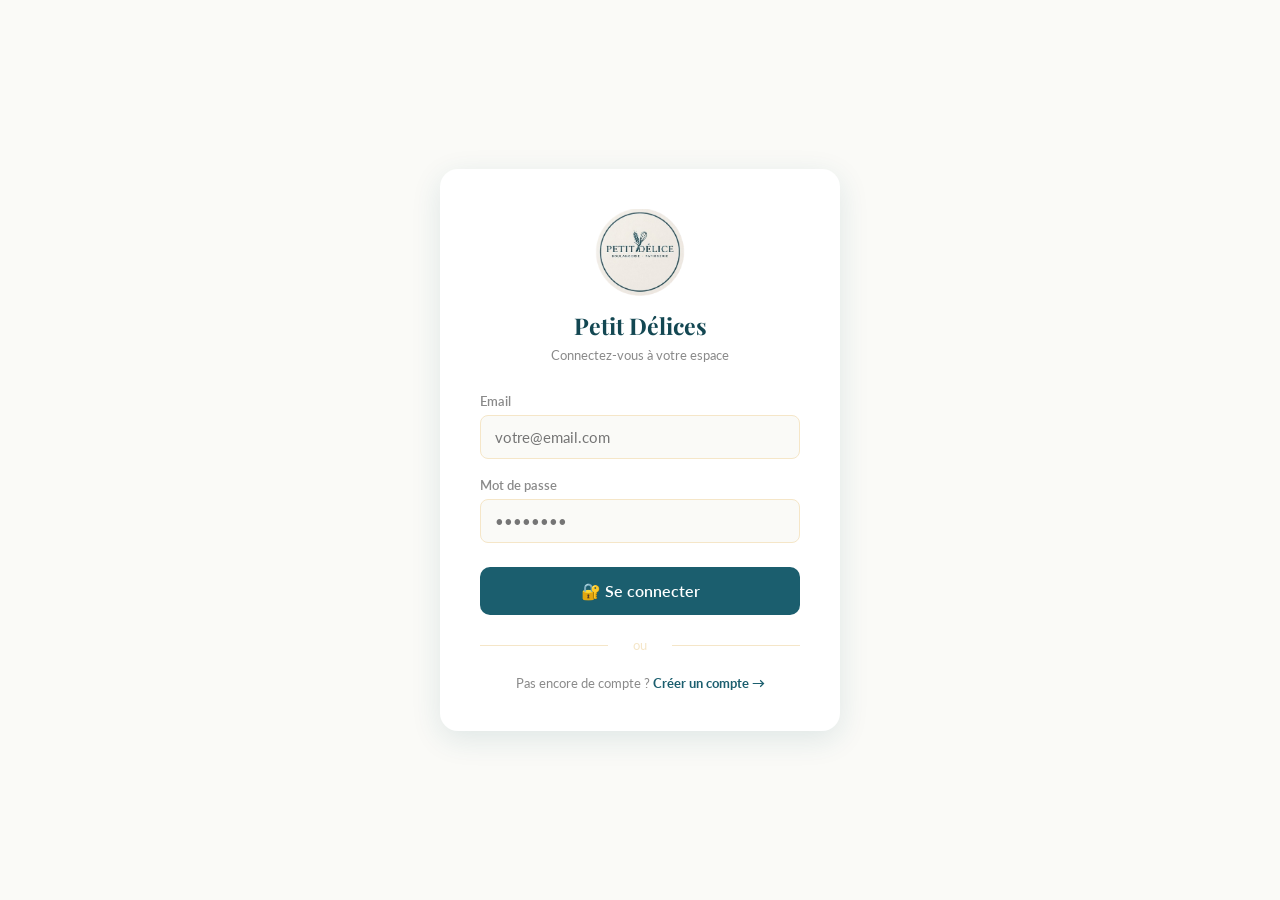
<file: pages/livreur.html>
<!DOCTYPE html>
<html lang="fr">
<head>
  <meta charset="UTF-8">
  <meta name="viewport" content="width=device-width, initial-scale=1.0">
  <title>Livreur — Petit Délices</title>
  <link rel="stylesheet" href="../style.css">
  <link href="https://fonts.googleapis.com/css2?family=Playfair+Display:wght@600;700&family=Lato:wght@400;600;700&display=swap" rel="stylesheet">
  <style>
    :root {
      --teal: #1B5E6E;
      --teal-dark: #134752;
      --gold: #D4A055;
      --gold-dark: #B8843E;
      --cream: #F5E6C8;
      --bg: #FAFAF7;
      --text: #2C2C2C;
      --muted: #8A8A8A;
      --vert: #4CAF7D;
      --rouge: #D9534F;
      --terracotta: #C17B4F;
      --terracotta-dark: #8A4F2B;
    }

    * { box-sizing: border-box; }

    body {
      margin: 0;
      min-height: 100vh;
      background: var(--bg);
      font-family: 'Lato', sans-serif;
      color: var(--text);
    }

    /* ✅ HEADER */
    header {
      position: sticky;
      top: 0;
      z-index: 50;
      background: linear-gradient(135deg, var(--teal) 0%, var(--teal-dark) 100%);
      color: white;
      display: flex;
      align-items: center;
      justify-content: space-between;
      flex-wrap: wrap;
      gap: 12px;
      padding: 14px 24px;
      box-shadow: 0 2px 12px rgba(0,0,0,0.15);
    }

    .entete-logo {
      display: flex;
      align-items: center;
      gap: 12px;
      min-width: 0;
    }

    .entete-logo img {
      width: 42px;
      height: 42px;
      border-radius: 8px;
      background: rgba(255,255,255,0.9);
      padding: 4px;
      flex-shrink: 0;
      object-fit: contain;
    }

    .entete-texte {
      display: flex;
      flex-direction: column;
      line-height: 1.25;
      min-width: 0;
    }

    .entete-texte .nom-marque {
      font-family: 'Playfair Display', serif;
      font-weight: 700;
      font-size: 18px;
      white-space: nowrap;
    }

    .entete-texte .role-espace {
      font-size: 11px;
      color: var(--cream);
      text-transform: uppercase;
      letter-spacing: 0.5px;
    }

    .entete-droite {
      display: flex;
      align-items: center;
      gap: 14px;
      flex-wrap: wrap;
    }

    #header-user {
      font-size: 13px;
      opacity: 0.92;
      white-space: nowrap;
    }

    .btn-header-deco {
      background: rgba(255,255,255,0.15);
      border: 1px solid rgba(255,255,255,0.3);
      color: white;
      padding: 8px 14px;
      border-radius: 8px;
      cursor: pointer;
      font-size: 13px;
      font-family: 'Lato', sans-serif;
      font-weight: 600;
      white-space: nowrap;
      transition: background 0.2s;
    }
    .btn-header-deco:hover { background: rgba(217,83,79,0.85); }

    /* ✅ CONTENU */
    main {
      max-width: 880px;
      margin: 0 auto;
      padding: 28px 20px 60px;
    }

    main h1 {
      font-family: 'Playfair Display', serif;
      color: var(--teal-dark);
      margin: 0 0 4px 0;
      font-size: 26px;
    }

    main > p {
      color: var(--muted);
      margin: 0 0 26px 0;
      font-size: 14px;
    }

    /* ✅ CARTES COMMANDE */
    .carte-commande {
      background: white;
      border-radius: 14px;
      padding: 20px;
      margin-bottom: 16px;
      box-shadow: 0 2px 12px rgba(27,94,110,0.08);
      border-left: 5px solid var(--teal);
    }

    .carte-commande.carte-livree {
      border-left-color: var(--vert);
      opacity: 0.85;
    }

    .carte-commande.carte-mienne {
      border-left-color: var(--gold);
      border-left-width: 7px;
    }

    .commande-header {
      display: flex;
      justify-content: space-between;
      align-items: flex-start;
      flex-wrap: wrap;
      gap: 10px;
      margin-bottom: 10px;
    }

    .commande-header h3 {
      margin: 0 0 4px 0;
      font-size: 16px;
      font-family: 'Lato', sans-serif;
      font-weight: 700;
      color: var(--text);
    }

    .commande-tel { font-size: 12px; color: var(--muted); }

    .commande-adresse {
      font-size: 13px;
      color: var(--text);
      margin-top: 6px;
      font-weight: 500;
    }
    .commande-adresse.retrait { color: var(--muted); font-weight: 400; }

    .badge {
      font-size: 11px;
      font-weight: 700;
      padding: 5px 12px;
      border-radius: 999px;
      white-space: nowrap;
      flex-shrink: 0;
    }
    .badge-attente     { background: rgba(212,160,85,0.22); color: var(--gold-dark); }
    .badge-preparation { background: rgba(27,94,110,0.14); color: var(--teal-dark); }
    .badge-pret        { background: rgba(76,175,125,0.18); color: #1f7a4d; }
    .badge-transit     { background: rgba(193,123,79,0.22); color: var(--terracotta-dark); }
    .badge-livree      { background: rgba(138,138,138,0.16); color: var(--muted); }

    .commande-produits {
      list-style: none;
      margin: 8px 0 12px 0;
      padding: 0;
      font-size: 13px;
      color: var(--text);
    }
    .commande-produits li {
      padding: 3px 0;
      border-bottom: 1px dashed var(--cream);
    }
    .commande-produits li:last-child { border-bottom: none; }

    .info-tracabilite {
      font-size: 12px;
      margin-top: 4px;
      font-style: italic;
    }

    .commande-footer {
      display: flex;
      justify-content: space-between;
      align-items: flex-end;
      flex-wrap: wrap;
      gap: 14px;
      margin-top: 14px;
      padding-top: 14px;
      border-top: 1px solid var(--cream);
    }

    .commande-total {
      display: block;
      font-weight: 700;
      color: var(--teal-dark);
      font-size: 15px;
    }
    .commande-date, .commande-notes {
      display: block;
      font-size: 12px;
      color: var(--muted);
      margin-top: 2px;
    }

    .commande-actions {
      min-width: 200px;
      flex: 1;
      display: flex;
      justify-content: flex-end;
    }

    .texte-livree { color: #1f7a4d; font-size: 13px; font-weight: 700; }
    .texte-muted  { color: var(--muted); font-size: 13px; }

    .box-assignee-moi {
      background: rgba(212,160,85,0.15);
      border: 2px solid var(--gold);
      border-radius: 10px;
      padding: 12px;
      text-align: center;
      width: 100%;
    }
    .box-assignee-moi .label {
      font-size: 12px;
      color: var(--gold-dark);
      margin-bottom: 8px;
      font-weight: 600;
    }

    .btn-confirmer, .btn-prendre {
      border: none;
      border-radius: 8px;
      cursor: pointer;
      font-family: 'Lato', sans-serif;
      font-weight: 700;
    }
    .btn-confirmer {
      background: var(--vert);
      color: white;
      width: 100%;
      padding: 12px;
      font-size: 15px;
    }
    .btn-confirmer:hover { background: #3d9468; }
    .btn-prendre {
      background: var(--teal);
      color: white;
      padding: 10px 20px;
      font-size: 14px;
    }
    .btn-prendre:hover { background: var(--teal-dark); }

    /* ✅ RESPONSIVE */
    @media (max-width: 700px) {
      header { padding: 12px 16px; }
      .entete-texte .nom-marque { font-size: 16px; }
      main { padding: 20px 14px 50px; }
      .commande-footer { flex-direction: column; align-items: stretch; }
      .commande-actions { min-width: 0; width: 100%; justify-content: stretch; }
      .btn-prendre { width: 100%; }
    }

    @media (max-width: 420px) {
      .entete-droite { gap: 8px; }
      #header-user { display: none; } /* évite que le nom déborde sur très petit écran ; le bouton de déconnexion reste visible */
    }
  </style>
</head>
<body>

  <header>
    <div class="entete-logo">
      <img src="../images/logo.png" alt="Logo Petit Délices">
      <div class="entete-texte">
        <span class="nom-marque">Petit Délices</span>
        <span class="role-espace">Espace Livreur</span>
      </div>
    </div>
    <div class="entete-droite">
      <span id="header-user"></span>
      <button class="btn-header-deco" onclick="seDeconnecter()">🚪 Déconnexion</button>
    </div>
  </header>

  <main>
    <h1>🚚 Mes livraisons</h1>
    <p>Historique et commandes à domicile</p>
    <div id="liste-livraisons"></div>
  </main>

  <script src="https://cdn.socket.io/4.7.5/socket.io.min.js"></script>
  <script src="../config.js"></script>
  <script src="../auth.js"></script>
  <script>
    // Utiliser les variables globales de config.js
    const API    = window.API;
    const socket = window.socket;
    let user = null

    document.addEventListener("DOMContentLoaded", function() {
      user = verifierConnexion(["livreur", "admin"])
      if (user) {
        document.getElementById("header-user").textContent = `👋 ${user.nom}`
        chargerLivraisons()
      }
    })

    socket.on("rafraichir_commandes", () => {
      console.log("🔄 Mise à jour des livraisons reçue !")
      chargerLivraisons()
    })

    async function chargerLivraisons() {
      try {
        let commandes = await fetch(API + "/commandes").then(r => r.json())

        let livraisons = commandes.filter(c =>
          c.livraison === "domicile" && c.statut !== "Annulée"
        )

        livraisons.sort((a, b) => new Date(b.created_at) - new Date(a.created_at))

        let div = document.getElementById("liste-livraisons")
        let nomLivreurActuel = user ? user.nom.trim() : "Inconnu"

        if (livraisons.length === 0) {
          div.innerHTML = '<p style="color:#8A8A8A; margin-top:20px; text-align:center;">✅ Aucune livraison.</p>'
          return
        }

        div.innerHTML = livraisons.map(function(cmd) {
          let livreurAssigneNettoye = (cmd.livreur_assigne || "").trim()
          let estMonAssignation = livreurAssigneNettoye === nomLivreurActuel

          let total = cmd.produits
            ? cmd.produits.reduce((s, p) => s + Number(p.prix) * Number(p.quantite), 0)
            : 0

          let produitsList = cmd.produits
            ? cmd.produits.map(p => `<li>${p.nom} × ${p.quantite}</li>`).join("")
            : ""

          let classeBadge = {
            "En attente":     "badge-attente",
            "En préparation": "badge-preparation",
            "Prêt":           "badge-pret",
            "En livraison":   "badge-transit",
            "Livrée":         "badge-livree",
            "Livré":          "badge-livree"
          }[cmd.statut] || "badge-livree"

          let estLivree = (cmd.statut || "").toLowerCase() === "livrée" || (cmd.statut || "").toLowerCase() === "livré"

          // ✅ Logique d'action inchangée, juste habillée avec des classes CSS du thème
          let actionButton = ""

          if (estLivree) {
            actionButton = `<span class="texte-livree">✅ Commande livrée</span>`
          }
          else if (estMonAssignation) {
            actionButton = `
              <div class="box-assignee-moi">
                <div class="label">📍 Vous avez pris cette commande</div>
                <button class="btn-confirmer" onclick="marquerLivre(${cmd.id})">✅ Confirmer la livraison</button>
              </div>
            `
          }
          else if (cmd.statut === "Prêt" && !cmd.livreur_assigne) {
            actionButton = `<button class="btn-prendre" onclick="prendreCommande(${cmd.id})">🚀 Prendre la commande</button>`
          }
          else if (!cmd.livreur_assigne) {
            actionButton = `<span class="texte-muted">⏳ En attente de préparation</span>`
          }
          else {
            actionButton = `<span class="texte-muted">🚚 Assignée à ${cmd.livreur_assigne}</span>`
          }

          let infoTraçabilité = ""
          if (cmd.pris_par_chef) {
            infoTraçabilité += `<div class="info-tracabilite" style="color:var(--teal)">👨‍🍳 Préparée par : <strong>${cmd.pris_par_chef}</strong></div>`
          }
          if (cmd.livreur_assigne) {
            infoTraçabilité += `<div class="info-tracabilite" style="color:#1f7a4d">🚚 Assignée à : <strong>${cmd.livreur_assigne}</strong></div>`
          }
          if (cmd.livre_par) {
            infoTraçabilité += `<div class="info-tracabilite" style="color:#1f7a4d">✅ Livrée par : <strong>${cmd.livre_par}</strong></div>`
          }

          let classeCarte = estLivree ? "carte-livree" : (estMonAssignation ? "carte-mienne" : "")

          return `
            <div class="carte-commande ${classeCarte}">
              <div class="commande-header">
                <div>
                  <h3>👤 ${cmd.client}</h3>
                  <span class="commande-tel">📞 ${cmd.telephone || ""}</span>
                  ${cmd.adresse_livraison
                    ? `<div class="commande-adresse">📍 ${cmd.adresse_livraison}</div>`
                    : `<div class="commande-adresse retrait">📍 Retrait en magasin</div>`}
                </div>
                <span class="badge ${classeBadge}">${cmd.statut}</span>
              </div>
              <ul class="commande-produits">${produitsList}</ul>
              ${infoTraçabilité}
              <div class="commande-footer">
                <div>
                  <span class="commande-total">Total : ${total} DH</span>
                  ${cmd.date ? `<span class="commande-date">📅 ${cmd.date}</span>` : ""}
                  ${cmd.notes ? `<span class="commande-notes">📝 ${cmd.notes}</span>` : ""}
                </div>
                <div class="commande-actions">
                  ${actionButton}
                </div>
              </div>
            </div>
          `
        }).join("")
      } catch(err) {
        console.error("Erreur:", err)
      }
    }

    async function prendreCommande(id) {
      if (!confirm("Voulez-vous prendre cette commande en charge ?")) return;

      let nomLivreur = user ? user.nom : "Inconnu";

      try {
        let response = await fetch(API + "/commandes/" + id + "/assigner-livreur", {
          method: "PUT",
          headers: { "Content-Type": "application/json" },
          body: JSON.stringify({ utilisateur_nom: nomLivreur })
        });

        let result = await response.json();

        if (!response.ok) {
          alert(result.erreur);
          chargerLivraisons();
          return;
        }

        alert("✅ " + result.message);
        socket.emit("changement_statut");
        chargerLivraisons();

      } catch (err) {
        alert("Erreur : " + err.message);
      }
    }

    async function marquerLivre(id) {
      let codeSaisi = prompt("🔒 Entrez le code de confirmation à 6 chiffres donné par le client :");

      if (codeSaisi === null) return;
      if (codeSaisi.length !== 6 || isNaN(codeSaisi)) {
        alert("❌ Le code doit contenir exactement 6 chiffres.");
        return;
      }

      let nomLivreur = user ? user.nom : "Inconnu";

      try {
        let response = await fetch(API + "/commandes/" + id + "/statut", {
          method: "PUT",
          headers: { "Content-Type": "application/json" },
          body: JSON.stringify({
            statut: "Livrée",
            code_confirmation: codeSaisi,
            utilisateur_nom: nomLivreur
          })
        });

        let result = await response.json();

        if (!response.ok) {
          alert(result.erreur);
          return;
        }

        alert("✅ " + result.message);
        socket.emit("changement_statut");
        chargerLivraisons();

      } catch (err) {
        alert("Erreur : " + err.message);
      }
    }

    function seDeconnecter() {
      sessionStorage.removeItem("user");
      window.location.href = "../login.html";
    }
  </script>

</body>
</html>
</file>
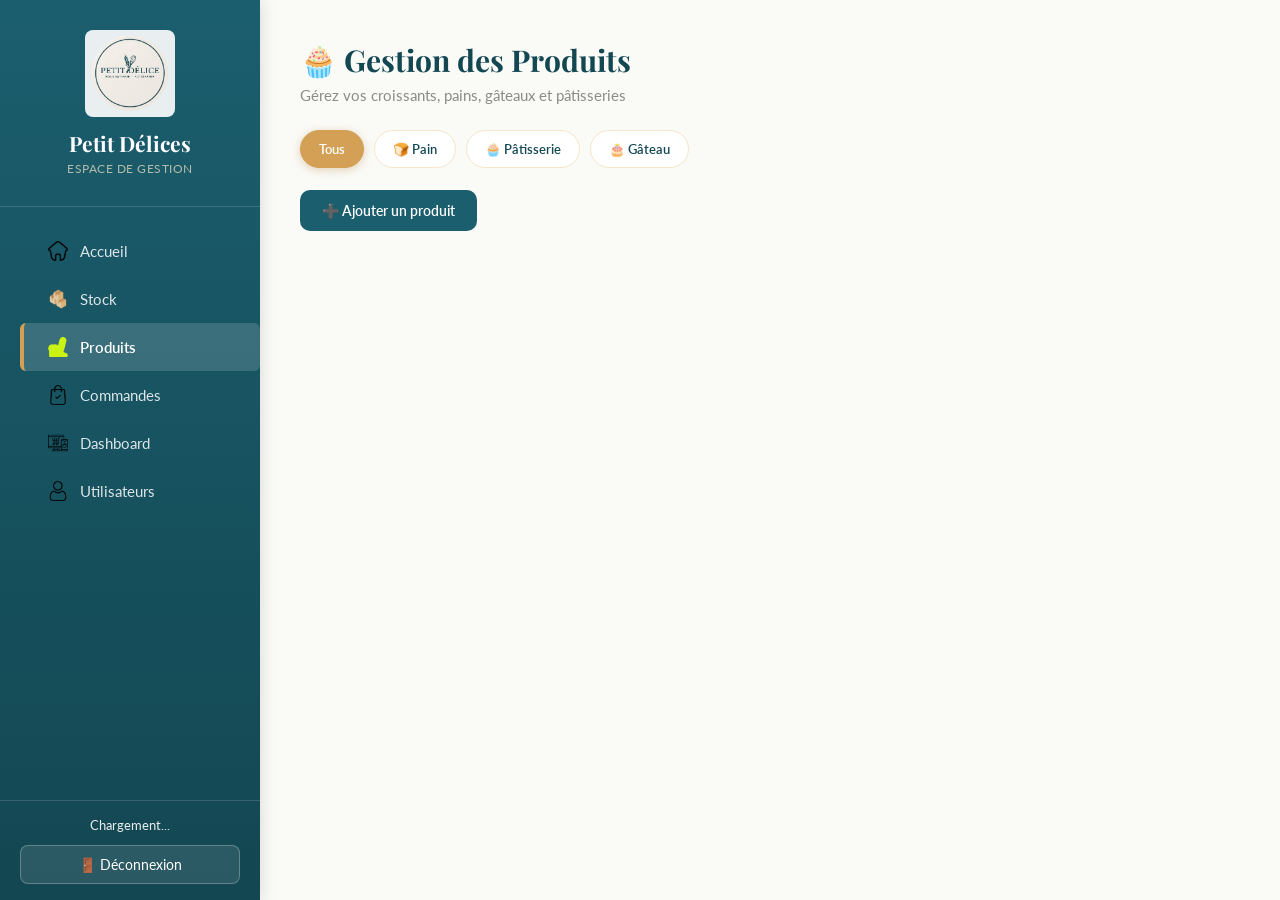
<file: pages/produits.html>
<!DOCTYPE html>
<html lang="fr">
<head>
  <meta charset="UTF-8">
  <meta name="viewport" content="width=device-width, initial-scale=1.0">
  <title>Petit Délices — Produits</title>
  <link rel="stylesheet" href="../style.css">
  <link href="https://fonts.googleapis.com/css2?family=Playfair+Display:wght@600;700&family=Lato:wght@400;600;700&display=swap" rel="stylesheet">
  <style>
    :root {
      --teal: #1B5E6E;
      --teal-dark: #134752;
      --gold: #D4A055;
      --gold-dark: #B8843E;
      --cream: #F5E6C8;
      --bg: #FAFAF7;
      --text: #2C2C2C;
      --muted: #8A8A8A;
      --vert: #4CAF7D;
      --rouge: #D9534F;
    }

    * { box-sizing: border-box; }

    body {
      display: flex;
      min-height: 100vh;
      margin: 0;
      background: var(--bg);
      font-family: 'Lato', sans-serif;
      color: var(--text);
    }

    h1, h2, h3 { font-family: 'Playfair Display', serif; }

    /* ✅ TOPBAR MOBILE */
    .topbar-mobile {
      display: none;
      align-items: center;
      gap: 14px;
      position: fixed;
      top: 0; left: 0; right: 0;
      height: 58px;
      background: var(--teal-dark);
      color: white;
      padding: 0 16px;
      z-index: 90;
      box-shadow: 0 2px 10px rgba(0,0,0,0.15);
    }

    .btn-hamburger {
      background: rgba(255,255,255,0.12);
      border: 1px solid rgba(255,255,255,0.25);
      color: white;
      font-size: 18px;
      width: 38px; height: 38px;
      border-radius: 8px;
      cursor: pointer;
      flex-shrink: 0;
    }

    .topbar-titre {
      font-family: 'Playfair Display', serif;
      font-size: 17px;
      font-weight: 700;
      white-space: nowrap;
      overflow: hidden;
      text-overflow: ellipsis;
    }

    .sidebar-overlay {
      position: fixed;
      inset: 0;
      background: rgba(0,0,0,0.45);
      z-index: 95;
      opacity: 0;
      pointer-events: none;
      transition: opacity 0.25s;
    }
    .sidebar-overlay.open { opacity: 1; pointer-events: auto; }

    .btn-fermer-sidebar {
      display: none;
      position: absolute;
      top: 14px; right: 14px;
      background: rgba(255,255,255,0.12);
      border: 1px solid rgba(255,255,255,0.25);
      color: white;
      width: 30px; height: 30px;
      border-radius: 50%;
      cursor: pointer;
      font-size: 14px;
      line-height: 1;
    }

    /* ✅ SIDEBAR */
    .sidebar {
      width: 260px;
      background: linear-gradient(180deg, var(--teal) 0%, var(--teal-dark) 100%);
      color: white;
      position: fixed;
      top: 0; left: 0;
      height: 100vh;
      box-shadow: 2px 0 15px rgba(0,0,0,0.12);
      display: flex;
      flex-direction: column;
      z-index: 100;
    }

    .sidebar-header {
      padding: 30px 20px;
      border-bottom: 1px solid rgba(255,255,255,0.15);
      text-align: center;
      position: relative;
    }

    .sidebar-header .logo-img {
      max-width: 90px;
      height: auto;
      display: block;
      margin: 0 auto 12px auto;
      border-radius: 8px;
      background: rgba(255,255,255,0.9);
      padding: 6px;
    }

    .sidebar-header .logo-text {
      font-family: 'Playfair Display', serif;
      font-size: 21px;
      font-weight: 700;
      color: white;
      margin-bottom: 4px;
    }

    .sidebar-header .sous-titre {
      font-size: 12px;
      color: var(--cream);
      letter-spacing: 0.5px;
      text-transform: uppercase;
    }

    .sidebar-nav {
      flex: 1;
      padding: 20px 0;
      overflow-y: auto;
    }

    .sidebar-nav a {
      display: flex;
      align-items: center;
      gap: 12px;
      padding: 14px 24px;
      color: rgba(255,255,255,0.85);
      text-decoration: none;
      font-size: 15px;
      white-space: nowrap;
      transition: all 0.2s;
      border-left: 4px solid transparent;
    }

    .sidebar-nav a:hover {
      background: rgba(255,255,255,0.1);
      color: white;
      border-left-color: var(--gold);
    }

    .sidebar-nav a.actif {
      background: rgba(255,255,255,0.15);
      color: white;
      border-left-color: var(--gold);
      font-weight: 600;
    }

    .sidebar-nav a .icone-img {
      width: 20px; height: 20px;
      object-fit: contain;
      flex-shrink: 0;
      opacity: 0.92;
    }

    .sidebar-footer {
      padding: 16px 20px;
      border-top: 1px solid rgba(255,255,255,0.15);
    }

    .sidebar-footer .user-info {
      font-size: 13px;
      opacity: 0.9;
      text-align: center;
      margin-bottom: 12px;
    }

    .sidebar-footer .btn-deco {
      width: 100%;
      background: rgba(255,255,255,0.1);
      border: 1px solid rgba(255,255,255,0.25);
      color: white;
      padding: 10px;
      border-radius: 8px;
      cursor: pointer;
      font-size: 14px;
      font-family: 'Lato', sans-serif;
      transition: background 0.2s;
    }

    .sidebar-footer .btn-deco:hover {
      background: rgba(217,83,79,0.85);
      border-color: rgba(217,83,79,0.85);
    }

    /* ✅ CONTENU PRINCIPAL */
    .main-content {
      margin-left: 260px;
      flex: 1;
      padding: 40px;
      min-height: 100vh;
    }

    .main-content h1 {
      color: var(--teal-dark);
      margin: 0 0 6px 0;
      font-size: 30px;
    }

    .main-content .sous-titre {
      color: var(--muted);
      margin-bottom: 26px;
      font-size: 15px;
    }

    /* ✅ FILTRES PAR CATÉGORIE */
    .filtres {
      display: flex;
      gap: 10px;
      flex-wrap: wrap;
      margin-bottom: 22px;
    }

    .btn-filtre {
      background: white;
      border: 1px solid var(--cream);
      color: var(--teal-dark);
      padding: 10px 18px;
      border-radius: 999px;
      font-weight: 600;
      font-size: 13px;
      font-family: 'Lato', sans-serif;
      cursor: pointer;
      transition: all 0.2s;
      white-space: nowrap;
    }
    .btn-filtre:hover { background: var(--cream); }
    .btn-filtre.actif-filtre {
      background: var(--gold);
      color: white;
      border-color: var(--gold);
      box-shadow: 0 2px 8px rgba(184,132,62,0.35);
    }

    /* ✅ BOUTONS & FORMULAIRE */
    .barre-actions { margin-bottom: 22px; }

    .btn-principal {
      background: var(--teal);
      color: white;
      border: none;
      padding: 12px 22px;
      border-radius: 10px;
      font-weight: 600;
      font-size: 14px;
      font-family: 'Lato', sans-serif;
      cursor: pointer;
      transition: background 0.2s;
    }
    .btn-principal:hover { background: var(--teal-dark); }

    .btn-annuler {
      background: var(--cream);
      color: var(--text);
      border: none;
      padding: 12px 22px;
      border-radius: 10px;
      font-weight: 600;
      font-size: 14px;
      font-family: 'Lato', sans-serif;
      cursor: pointer;
      transition: background 0.2s;
    }
    .btn-annuler:hover { background: #ecdfc2; }

    .formulaire {
      background: white;
      border-radius: 14px;
      padding: 24px;
      margin-bottom: 24px;
      box-shadow: 0 2px 12px rgba(27,94,110,0.07);
      max-width: 480px;
    }

    .formulaire h3 { color: var(--teal-dark); margin: 0 0 16px 0; font-size: 18px; }

    .form-groupe {
      margin-bottom: 14px;
      display: flex;
      flex-direction: column;
      gap: 6px;
    }

    .form-groupe label { font-size: 13px; color: var(--muted); font-weight: 600; }

    .form-groupe input, .form-groupe select {
      padding: 10px 12px;
      border: 1px solid var(--cream);
      border-radius: 8px;
      font-family: 'Lato', sans-serif;
      font-size: 14px;
      background: var(--bg);
      color: var(--text);
    }
    .form-groupe input:focus, .form-groupe select:focus {
      outline: none;
      border-color: var(--gold);
    }

    .form-boutons { display: flex; gap: 10px; margin-top: 8px; }

    /* ✅ GRILLE PRODUITS */
    .grille-produits {
      display: grid;
      grid-template-columns: repeat(auto-fit, minmax(260px, 1fr));
      gap: 18px;
      margin-top: 6px;
    }

    .carte-produit {
      background: white;
      border-radius: 14px;
      padding: 20px;
      box-shadow: 0 2px 12px rgba(27,94,110,0.07);
      display: flex;
      flex-direction: column;
      gap: 4px;
      transition: transform 0.15s, box-shadow 0.15s;
    }
    .carte-produit:hover {
      transform: translateY(-3px);
      box-shadow: 0 8px 22px rgba(27,94,110,0.13);
    }

    .produit-icone { font-size: 38px; line-height: 1; margin-bottom: 4px; }

    .produit-info h3 { font-size: 16px; color: var(--text); margin: 0 0 4px 0; }
    .produit-description {
      font-size: 13px;
      color: var(--muted);
      margin: 0 0 10px 0;
      min-height: 18px;
    }

    .produit-details {
      display: flex;
      justify-content: space-between;
      align-items: center;
      margin-bottom: 8px;
    }
    .produit-prix { font-size: 18px; font-weight: 700; color: var(--teal-dark); }
    .produit-quantite { font-size: 12px; color: var(--muted); }

    .produit-statut { margin-bottom: 10px; }

    .badge {
      font-size: 11px;
      font-weight: 700;
      padding: 4px 10px;
      border-radius: 999px;
      display: inline-block;
      white-space: nowrap;
    }
    .badge.rouge  { background: rgba(217,83,79,0.15); color: var(--rouge); }
    .badge.orange { background: rgba(212,160,85,0.2); color: var(--gold-dark); }
    .badge.vert   { background: rgba(76,175,125,0.15); color: #1f7a4d; }

    .produit-actions {
      display: flex;
      gap: 8px;
      flex-wrap: wrap;
      margin-top: auto;
    }

    .btn-modifier, .btn-supprimer {
      border: none;
      padding: 8px 14px;
      border-radius: 8px;
      font-size: 12px;
      font-weight: 600;
      font-family: 'Lato', sans-serif;
      cursor: pointer;
      white-space: nowrap;
    }
    .btn-modifier { background: rgba(27,94,110,0.12); color: var(--teal); }
    .btn-modifier:hover { background: rgba(27,94,110,0.22); }
    .btn-supprimer { background: rgba(217,83,79,0.12); color: var(--rouge); }
    .btn-supprimer:hover { background: rgba(217,83,79,0.22); }

    /* ✅ RESPONSIVE */
    @media (max-width: 768px) {
      .topbar-mobile { display: flex; }
      .btn-fermer-sidebar { display: block; }

      .sidebar {
        width: 260px;
        max-width: 80vw;
        transform: translateX(-100%);
        transition: transform 0.3s;
      }
      .sidebar.open { transform: translateX(0); }

      .main-content {
        margin-left: 0;
        padding: 20px 16px;
        padding-top: 78px;
      }

      .formulaire { max-width: 100%; }
    }

    @media (max-width: 420px) {
      .form-boutons { flex-direction: column; }
      .btn-principal, .btn-annuler { width: 100%; }
      .filtres { width: 100%; }
      .btn-filtre { flex: 1; text-align: center; padding: 10px 8px; }
    }
  </style>
</head>
<body>

  <!-- ✅ TOPBAR MOBILE -->
  <div class="topbar-mobile">
    <button class="btn-hamburger" onclick="toggleSidebar()" aria-label="Ouvrir le menu">☰</button>
    <span class="topbar-titre">🧁 Petit Délices — Produits</span>
  </div>

  <!-- ✅ OVERLAY -->
  <div class="sidebar-overlay" id="sidebarOverlay" onclick="toggleSidebar()"></div>

  <!-- ✅ SIDEBAR À GAUCHE -->
  <aside class="sidebar" id="sidebar">
    <div class="sidebar-header">
      <button class="btn-fermer-sidebar" onclick="toggleSidebar()" aria-label="Fermer le menu">✕</button>
      <img src="../images/logo.png" alt="Logo Petit Délices" class="logo-img">
      <div class="logo-text">Petit Délices</div>
      <div class="sous-titre">Espace de Gestion</div>
    </div>

    <nav class="sidebar-nav">
      <a href="../index.html">
        <img src="../images/accueil.png" alt="Accueil" class="icone-img">
        Accueil
      </a>
      <a href="stock.html">
        <img src="../images/stock.png" alt="Stock" class="icone-img">
        Stock
      </a>
      <a href="produits.html" class="actif">
        <img src="../images/produits.png" alt="Produits" class="icone-img">
        Produits
      </a>
      <a href="../commandes.html">
        <img src="../images/commandes.png" alt="Commandes" class="icone-img">
        Commandes
      </a>
      <a href="dashboard.html">
        <img src="../images/dashboard.png" alt="Dashboard" class="icone-img">
        Dashboard
      </a>
      <a href="utilisateurs.html">
        <img src="../images/utilisateurs.png" alt="Utilisateurs" class="icone-img">
        Utilisateurs
      </a>
    </nav>

    <div class="sidebar-footer">
      <div class="user-info" id="header-user">Chargement...</div>
      <button class="btn-deco" onclick="seDeconnecter()">🚪 Déconnexion</button>
    </div>
  </aside>

  <!-- ✅ CONTENU PRINCIPAL À DROITE -->
  <main class="main-content">
    <h1>🧁 Gestion des Produits</h1>
    <p class="sous-titre">Gérez vos croissants, pains, gâteaux et pâtisseries</p>

    <!-- FILTRES PAR CATEGORIE -->
    <div class="filtres">
      <button class="btn-filtre actif-filtre" onclick="filtrerCategorie('tous')">Tous</button>
      <button class="btn-filtre" onclick="filtrerCategorie('Pain')">🍞 Pain</button>
      <button class="btn-filtre" onclick="filtrerCategorie('Pâtisserie')">🧁 Pâtisserie</button>
      <button class="btn-filtre" onclick="filtrerCategorie('Gâteau')">🎂 Gâteau</button>
    </div>

    <!-- BOUTON AJOUTER -->
    <div class="barre-actions">
      <button class="btn-principal" onclick="toggleFormulaire()">➕ Ajouter un produit</button>
    </div>

    <!-- FORMULAIRE -->
    <div id="formulaire" class="formulaire" style="display:none">
      <h3 id="formulaire-titre">Nouveau produit</h3>
      <div class="form-groupe">
        <label>Nom du produit</label>
        <input type="text" id="input-nom" placeholder="Ex: Croissant au beurre">
      </div>
      <div class="form-groupe">
        <label>Catégorie</label>
        <select id="input-categorie">
          <option value="Pain">🍞 Pain</option>
          <option value="Pâtisserie">🧁 Pâtisserie</option>
          <option value="Gâteau">🎂 Gâteau</option>
        </select>
      </div>
      <div class="form-groupe">
        <label>Prix de vente (DH)</label>
        <input type="number" id="input-prix" placeholder="Ex: 5">
      </div>
      <div class="form-groupe">
        <label>Quantité disponible</label>
        <input type="number" id="input-quantite" placeholder="Ex: 20">
      </div>
      <div class="form-groupe">
        <label>Description</label>
        <input type="text" id="input-description" placeholder="Ex: Fait avec du beurre frais">
      </div>
      <div class="form-boutons">
        <button class="btn-principal" id="btn-enregistrer" onclick="enregistrerProduit()">✅ Enregistrer</button>
        <button class="btn-annuler" onclick="toggleFormulaire()">❌ Annuler</button>
      </div>
    </div>

    <!-- GRILLE PRODUITS -->
    <div id="grille-produits" class="grille-produits"></div>

  </main>

  <script src="https://cdn.socket.io/4.7.5/socket.io.min.js"></script>
  <script src="../config.js"></script>
  <script src="../auth.js"></script>
  <script src="produits.js"></script>
  <script>
    // Afficher le nom de l'utilisateur connecté
    (function() {
      var u = JSON.parse(sessionStorage.getItem("user"));
      if (u) document.getElementById("header-user").textContent = "👋 " + u.nom;
    })();

    function seDeconnecter() {
      sessionStorage.removeItem("user");
      window.location.href = "../login.html";
    }

    // ✅ Menu mobile : ouvrir/fermer la sidebar
    function toggleSidebar() {
      document.getElementById("sidebar").classList.toggle("open");
      document.getElementById("sidebarOverlay").classList.toggle("open");
    }

    document.querySelectorAll(".sidebar-nav a").forEach(lien => {
      lien.addEventListener("click", () => {
        document.getElementById("sidebar").classList.remove("open");
        document.getElementById("sidebarOverlay").classList.remove("open");
      });
    });
  </script>
</body>
</html>
</file>
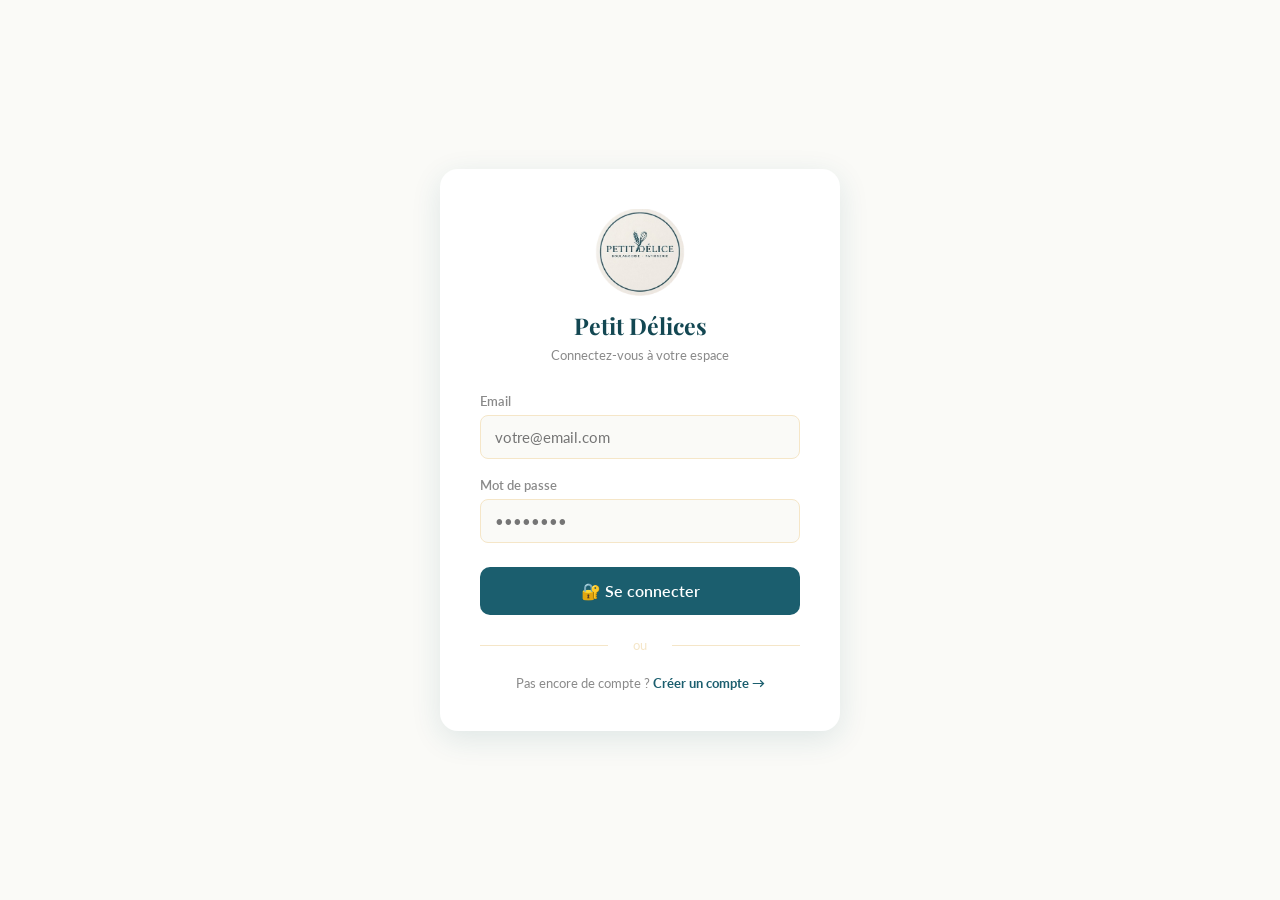
<file: pages/stock.html>
<!DOCTYPE html>
<html lang="fr">
<head>
  <meta charset="UTF-8">
  <meta name="viewport" content="width=device-width, initial-scale=1.0">
  <title>Petit Délices — Stock</title>
  <link rel="stylesheet" href="../style.css">
  <link href="https://fonts.googleapis.com/css2?family=Playfair+Display:wght@600;700&family=Lato:wght@400;600;700&display=swap" rel="stylesheet">
  <style>
    :root {
      --teal: #1B5E6E;
      --teal-dark: #134752;
      --gold: #D4A055;
      --gold-dark: #B8843E;
      --cream: #F5E6C8;
      --bg: #FAFAF7;
      --text: #2C2C2C;
      --muted: #8A8A8A;
      --vert: #4CAF7D;
      --rouge: #D9534F;
    }

    * { box-sizing: border-box; }

    body {
      display: flex;
      min-height: 100vh;
      margin: 0;
      background: var(--bg);
      font-family: 'Lato', sans-serif;
      color: var(--text);
    }

    h1, h2, h3 { font-family: 'Playfair Display', serif; }

    /* ✅ TOPBAR MOBILE */
    .topbar-mobile {
      display: none;
      align-items: center;
      gap: 14px;
      position: fixed;
      top: 0; left: 0; right: 0;
      height: 58px;
      background: var(--teal-dark);
      color: white;
      padding: 0 16px;
      z-index: 90;
      box-shadow: 0 2px 10px rgba(0,0,0,0.15);
    }

    .btn-hamburger {
      background: rgba(255,255,255,0.12);
      border: 1px solid rgba(255,255,255,0.25);
      color: white;
      font-size: 18px;
      width: 38px; height: 38px;
      border-radius: 8px;
      cursor: pointer;
      flex-shrink: 0;
    }

    .topbar-titre {
      font-family: 'Playfair Display', serif;
      font-size: 17px;
      font-weight: 700;
      white-space: nowrap;
      overflow: hidden;
      text-overflow: ellipsis;
    }

    .sidebar-overlay {
      position: fixed;
      inset: 0;
      background: rgba(0,0,0,0.45);
      z-index: 95;
      opacity: 0;
      pointer-events: none;
      transition: opacity 0.25s;
    }
    .sidebar-overlay.open { opacity: 1; pointer-events: auto; }

    .btn-fermer-sidebar {
      display: none;
      position: absolute;
      top: 14px; right: 14px;
      background: rgba(255,255,255,0.12);
      border: 1px solid rgba(255,255,255,0.25);
      color: white;
      width: 30px; height: 30px;
      border-radius: 50%;
      cursor: pointer;
      font-size: 14px;
      line-height: 1;
    }

    /* ✅ SIDEBAR */
    .sidebar {
      width: 260px;
      background: linear-gradient(180deg, var(--teal) 0%, var(--teal-dark) 100%);
      color: white;
      position: fixed;
      top: 0; left: 0;
      height: 100vh;
      box-shadow: 2px 0 15px rgba(0,0,0,0.12);
      display: flex;
      flex-direction: column;
      z-index: 100;
    }

    .sidebar-header {
      padding: 30px 20px;
      border-bottom: 1px solid rgba(255,255,255,0.15);
      text-align: center;
      position: relative;
    }

    .sidebar-header .logo-img {
      max-width: 90px;
      height: auto;
      display: block;
      margin: 0 auto 12px auto;
      border-radius: 8px;
      background: rgba(255,255,255,0.9);
      padding: 6px;
    }

    .sidebar-header .logo-text {
      font-family: 'Playfair Display', serif;
      font-size: 21px;
      font-weight: 700;
      color: white;
      margin-bottom: 4px;
    }

    .sidebar-header .sous-titre {
      font-size: 12px;
      color: var(--cream);
      letter-spacing: 0.5px;
      text-transform: uppercase;
    }

    .sidebar-nav {
      flex: 1;
      padding: 20px 0;
      overflow-y: auto;
    }

    .sidebar-nav a {
      display: flex;
      align-items: center;
      gap: 12px;
      padding: 14px 24px;
      color: rgba(255,255,255,0.85);
      text-decoration: none;
      font-size: 15px;
      white-space: nowrap;
      transition: all 0.2s;
      border-left: 4px solid transparent;
    }

    .sidebar-nav a:hover {
      background: rgba(255,255,255,0.1);
      color: white;
      border-left-color: var(--gold);
    }

    .sidebar-nav a.actif {
      background: rgba(255,255,255,0.15);
      color: white;
      border-left-color: var(--gold);
      font-weight: 600;
    }

    .sidebar-nav a .icone-img {
      width: 20px; height: 20px;
      object-fit: contain;
      flex-shrink: 0;
      opacity: 0.92;
    }

    .sidebar-footer {
      padding: 16px 20px;
      border-top: 1px solid rgba(255,255,255,0.15);
    }

    .sidebar-footer .user-info {
      font-size: 13px;
      opacity: 0.9;
      text-align: center;
      margin-bottom: 12px;
    }

    .sidebar-footer .btn-deco {
      width: 100%;
      background: rgba(255,255,255,0.1);
      border: 1px solid rgba(255,255,255,0.25);
      color: white;
      padding: 10px;
      border-radius: 8px;
      cursor: pointer;
      font-size: 14px;
      font-family: 'Lato', sans-serif;
      transition: background 0.2s;
    }

    .sidebar-footer .btn-deco:hover {
      background: rgba(217,83,79,0.85);
      border-color: rgba(217,83,79,0.85);
    }

    /* ✅ CONTENU PRINCIPAL */
    .main-content {
      margin-left: 260px;
      flex: 1;
      padding: 40px;
      min-height: 100vh;
    }

    .main-content h1 {
      color: var(--teal-dark);
      margin: 0 0 6px 0;
      font-size: 30px;
    }

    .main-content .sous-titre {
      color: var(--muted);
      margin-bottom: 28px;
      font-size: 15px;
    }

    /* ✅ ALERTES */
    .alerte-box {
      background: rgba(217,83,79,0.08);
      border-left: 4px solid var(--rouge);
      border-radius: 10px;
      padding: 16px 18px;
      margin-bottom: 22px;
      font-size: 14px;
      line-height: 1.8;
    }

    /* ✅ BOUTONS & FORMULAIRE */
    .barre-actions { margin-bottom: 22px; }

    .btn-principal {
      background: var(--teal);
      color: white;
      border: none;
      padding: 12px 22px;
      border-radius: 10px;
      font-weight: 600;
      font-size: 14px;
      font-family: 'Lato', sans-serif;
      cursor: pointer;
      transition: background 0.2s;
    }
    .btn-principal:hover { background: var(--teal-dark); }

    .btn-annuler {
      background: var(--cream);
      color: var(--text);
      border: none;
      padding: 12px 22px;
      border-radius: 10px;
      font-weight: 600;
      font-size: 14px;
      font-family: 'Lato', sans-serif;
      cursor: pointer;
      transition: background 0.2s;
    }
    .btn-annuler:hover { background: #ecdfc2; }

    .formulaire {
      background: white;
      border-radius: 14px;
      padding: 24px;
      margin-bottom: 24px;
      box-shadow: 0 2px 12px rgba(27,94,110,0.07);
      max-width: 480px;
    }

    .formulaire h3 { color: var(--teal-dark); margin: 0 0 16px 0; font-size: 18px; }

    .form-groupe {
      margin-bottom: 14px;
      display: flex;
      flex-direction: column;
      gap: 6px;
    }

    .form-groupe label { font-size: 13px; color: var(--muted); font-weight: 600; }

    .form-groupe input, .form-groupe select {
      padding: 10px 12px;
      border: 1px solid var(--cream);
      border-radius: 8px;
      font-family: 'Lato', sans-serif;
      font-size: 14px;
      background: var(--bg);
      color: var(--text);
    }
    .form-groupe input:focus, .form-groupe select:focus {
      outline: none;
      border-color: var(--gold);
    }

    .form-boutons { display: flex; gap: 10px; margin-top: 8px; }

    /* ✅ TABLEAU */
    .tableau-wrapper {
      overflow-x: auto;
      background: white;
      border-radius: 14px;
      box-shadow: 0 2px 12px rgba(27,94,110,0.07);
    }

    .tableau {
      width: 100%;
      border-collapse: collapse;
      font-size: 14px;
      min-width: 640px;
    }

    .tableau thead { background: var(--teal); color: white; }
    .tableau th {
      padding: 14px 16px;
      text-align: left;
      font-weight: 600;
      font-size: 13px;
      white-space: nowrap;
    }
    .tableau td {
      padding: 12px 16px;
      border-bottom: 1px solid var(--cream);
      vertical-align: middle;
    }
    .tableau tbody tr:last-child td { border-bottom: none; }
    .tableau tbody tr:hover { background: rgba(245,230,200,0.3); }
    .tableau tbody tr.ligne-rouge  { background: rgba(217,83,79,0.06); }
    .tableau tbody tr.ligne-orange { background: rgba(212,160,85,0.08); }
    .tableau td:last-child { white-space: nowrap; }

    .input-quantite {
      width: 80px;
      padding: 6px 8px;
      border: 1px solid var(--cream);
      border-radius: 6px;
      font-family: 'Lato', sans-serif;
    }
    .input-quantite:focus { outline: none; border-color: var(--gold); }

    .badge {
      font-size: 11px;
      font-weight: 700;
      padding: 4px 10px;
      border-radius: 999px;
      display: inline-block;
      white-space: nowrap;
    }
    .badge.rouge  { background: rgba(217,83,79,0.15); color: var(--rouge); }
    .badge.orange { background: rgba(212,160,85,0.2); color: var(--gold-dark); }
    .badge.vert   { background: rgba(76,175,125,0.15); color: #1f7a4d; }

    .btn-ajouter-qte, .btn-modifier-ing, .btn-supprimer {
      font-size: 12px;
      padding: 6px 10px;
      border-radius: 8px;
      border: none;
      cursor: pointer;
      margin-right: 4px;
      font-family: 'Lato', sans-serif;
      font-weight: 600;
      white-space: nowrap;
    }
    .btn-ajouter-qte { background: rgba(76,175,125,0.15); color: #1f7a4d; }
    .btn-ajouter-qte:hover { background: rgba(76,175,125,0.3); }
    .btn-modifier-ing { background: rgba(27,94,110,0.12); color: var(--teal); }
    .btn-modifier-ing:hover { background: rgba(27,94,110,0.22); }
    .btn-supprimer { background: rgba(217,83,79,0.12); color: var(--rouge); }
    .btn-supprimer:hover { background: rgba(217,83,79,0.22); }

    /* ✅ RESPONSIVE */
    @media (max-width: 768px) {
      .topbar-mobile { display: flex; }
      .btn-fermer-sidebar { display: block; }

      .sidebar {
        width: 260px;
        max-width: 80vw;
        transform: translateX(-100%);
        transition: transform 0.3s;
      }
      .sidebar.open { transform: translateX(0); }

      .main-content {
        margin-left: 0;
        padding: 20px 16px;
        padding-top: 78px;
      }

      .formulaire { max-width: 100%; }
    }

    @media (max-width: 420px) {
      .form-boutons { flex-direction: column; }
      .btn-principal, .btn-annuler { width: 100%; }
    }
  </style>
</head>
<body>

  <!-- ✅ TOPBAR MOBILE -->
  <div class="topbar-mobile">
    <button class="btn-hamburger" onclick="toggleSidebar()" aria-label="Ouvrir le menu">☰</button>
    <span class="topbar-titre">📦 Petit Délices — Stock</span>
  </div>

  <!-- ✅ OVERLAY -->
  <div class="sidebar-overlay" id="sidebarOverlay" onclick="toggleSidebar()"></div>

  <!-- ✅ SIDEBAR À GAUCHE -->
  <aside class="sidebar" id="sidebar">
    <div class="sidebar-header">
      <button class="btn-fermer-sidebar" onclick="toggleSidebar()" aria-label="Fermer le menu">✕</button>
      <img src="../images/logo.png" alt="Logo Petit Délices" class="logo-img">
      <div class="logo-text">Petit Délices</div>
      <div class="sous-titre">Espace de Gestion</div>
    </div>

    <nav class="sidebar-nav">
      <a href="../index.html">
        <img src="../images/accueil.png" alt="Accueil" class="icone-img">
        Accueil
      </a>
      <a href="stock.html" class="actif">
        <img src="../images/stock.png" alt="Stock" class="icone-img">
        Stock
      </a>
      <a href="produits.html">
        <img src="../images/produits.png" alt="Produits" class="icone-img">
        Produits
      </a>
      <a href="../commandes.html">
        <img src="../images/commandes.png" alt="Commandes" class="icone-img">
        Commandes
      </a>
      <a href="dashboard.html">
        <img src="../images/dashboard.png" alt="Dashboard" class="icone-img">
        Dashboard
      </a>
      <a href="utilisateurs.html">
        <img src="../images/utilisateurs.png" alt="Utilisateurs" class="icone-img">
        Utilisateurs
      </a>
    </nav>

    <div class="sidebar-footer">
      <div class="user-info" id="header-user">Chargement...</div>
      <button class="btn-deco" onclick="seDeconnecter()">🚪 Déconnexion</button>
    </div>
  </aside>

  <!-- ✅ CONTENU PRINCIPAL À DROITE -->
  <main class="main-content">
    <h1>📦 Gestion du Stock</h1>
    <p class="sous-titre">Gérez vos ingrédients et matières premières</p>

    <!-- ALERTES -->
    <div id="alertes"></div>

    <!-- BOUTON + FORMULAIRE AJOUT -->
    <div class="barre-actions">
      <button class="btn-principal" onclick="toggleFormulaire()">
        ➕ Ajouter un ingrédient
      </button>
    </div>

    <!-- FORMULAIRE AJOUT (caché par défaut) -->
    <div id="formulaire" class="formulaire" style="display:none">
      <h3>Nouvel ingrédient</h3>
      <div class="form-groupe">
        <label>Nom de l'ingrédient</label>
        <input type="text" id="input-nom" placeholder="Ex: Farine">
      </div>
      <div class="form-groupe">
        <label>Quantité</label>
        <input type="number" id="input-quantite" placeholder="Ex: 50">
      </div>
      <div class="form-groupe">
        <label>Unité</label>
        <select id="input-unite">
          <option value="kg">kg</option>
          <option value="g">g</option>
          <option value="L">L</option>
          <option value="unités">unités</option>
          <option value="sachets">sachets</option>
        </select>
      </div>
      <div class="form-groupe">
        <label>Stock minimum (alerte)</label>
        <input type="number" id="input-minimum" placeholder="Ex: 10">
      </div>
      <div class="form-boutons">
        <button class="btn-principal" onclick="ajouterIngredient()">✅ Enregistrer</button>
        <button class="btn-annuler" onclick="toggleFormulaire()">❌ Annuler</button>
      </div>
    </div>

    <!-- TABLEAU STOCK -->
    <div class="tableau-wrapper">
      <table class="tableau">
        <thead>
          <tr>
            <th>Ingrédient</th>
            <th>Quantité</th>
            <th>Unité</th>
            <th>Statut</th>
            <th>Actions</th>
          </tr>
        </thead>
        <tbody id="tableau-stock">
          <!-- Rempli par JavaScript -->
        </tbody>
      </table>
    </div>
  </main>

  <script src="https://cdn.socket.io/4.7.5/socket.io.min.js"></script>
  <script src="../config.js"></script>
  <script src="../auth.js"></script>
  <script src="stock.js"></script>
  <script>
    // Afficher le nom de l'utilisateur connecté
    if (user) {
      document.getElementById("header-user").textContent = `👋 ${user.nom}`;
    }

    function seDeconnecter() {
      sessionStorage.removeItem("user");
      window.location.href = "../login.html";
    }

    // ✅ Menu mobile : ouvrir/fermer la sidebar
    function toggleSidebar() {
      document.getElementById("sidebar").classList.toggle("open");
      document.getElementById("sidebarOverlay").classList.toggle("open");
    }

    document.querySelectorAll(".sidebar-nav a").forEach(lien => {
      lien.addEventListener("click", () => {
        document.getElementById("sidebar").classList.remove("open");
        document.getElementById("sidebarOverlay").classList.remove("open");
      });
    });
  </script>
</body>
</html>
</file>
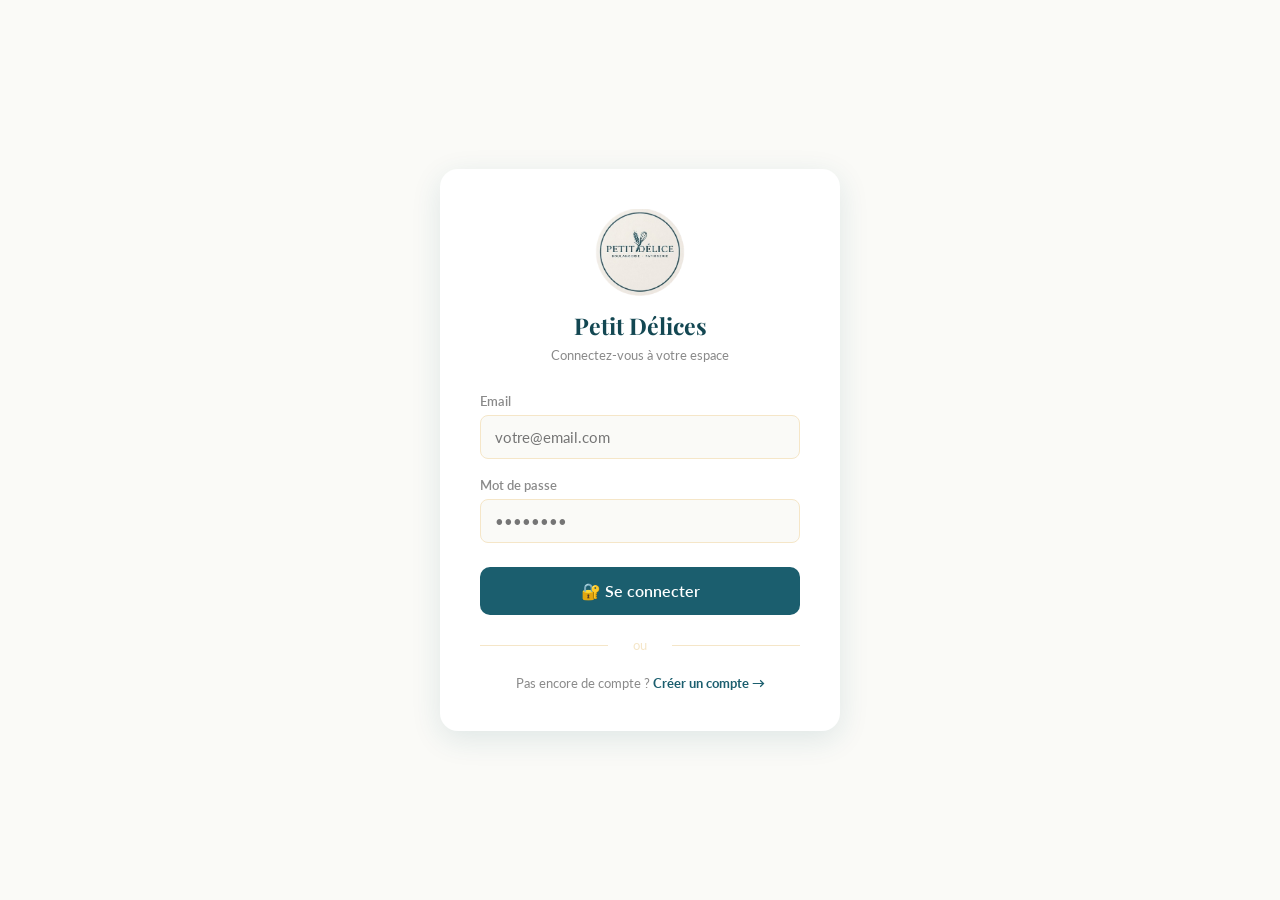
<file: pages/utilisateurs.html>
<!DOCTYPE html>
<html lang="fr">
<head>
  <meta charset="UTF-8">
  <meta name="viewport" content="width=device-width, initial-scale=1.0">
  <title>Utilisateurs — Petit Délices</title>
  <link rel="stylesheet" href="../style.css">
  <link href="https://fonts.googleapis.com/css2?family=Playfair+Display:wght@600;700&family=Lato:wght@400;600;700&display=swap" rel="stylesheet">
  <style>
    :root {
      --teal: #1B5E6E;
      --teal-dark: #134752;
      --gold: #D4A055;
      --gold-dark: #B8843E;
      --cream: #F5E6C8;
      --bg: #FAFAF7;
      --text: #2C2C2C;
      --muted: #8A8A8A;
      --vert: #4CAF7D;
      --rouge: #D9534F;
      --terracotta: #C17B4F;
      --terracotta-dark: #8A4F2B;
    }

    * { box-sizing: border-box; }

    body {
      display: flex;
      min-height: 100vh;
      margin: 0;
      background: var(--bg);
      font-family: 'Lato', sans-serif;
      color: var(--text);
    }

    h1, h2, h3 { font-family: 'Playfair Display', serif; }

    /* ✅ TOPBAR MOBILE */
    .topbar-mobile {
      display: none;
      align-items: center;
      gap: 14px;
      position: fixed;
      top: 0; left: 0; right: 0;
      height: 58px;
      background: var(--teal-dark);
      color: white;
      padding: 0 16px;
      z-index: 90;
      box-shadow: 0 2px 10px rgba(0,0,0,0.15);
    }

    .btn-hamburger {
      background: rgba(255,255,255,0.12);
      border: 1px solid rgba(255,255,255,0.25);
      color: white;
      font-size: 18px;
      width: 38px; height: 38px;
      border-radius: 8px;
      cursor: pointer;
      flex-shrink: 0;
    }

    .topbar-titre {
      font-family: 'Playfair Display', serif;
      font-size: 17px;
      font-weight: 700;
      white-space: nowrap;
      overflow: hidden;
      text-overflow: ellipsis;
    }

    .sidebar-overlay {
      position: fixed;
      inset: 0;
      background: rgba(0,0,0,0.45);
      z-index: 95;
      opacity: 0;
      pointer-events: none;
      transition: opacity 0.25s;
    }
    .sidebar-overlay.open { opacity: 1; pointer-events: auto; }

    .btn-fermer-sidebar {
      display: none;
      position: absolute;
      top: 14px; right: 14px;
      background: rgba(255,255,255,0.12);
      border: 1px solid rgba(255,255,255,0.25);
      color: white;
      width: 30px; height: 30px;
      border-radius: 50%;
      cursor: pointer;
      font-size: 14px;
      line-height: 1;
    }

    /* ✅ SIDEBAR */
    .sidebar {
      width: 260px;
      background: linear-gradient(180deg, var(--teal) 0%, var(--teal-dark) 100%);
      color: white;
      position: fixed;
      top: 0; left: 0;
      height: 100vh;
      box-shadow: 2px 0 15px rgba(0,0,0,0.12);
      display: flex;
      flex-direction: column;
      z-index: 100;
    }

    .sidebar-header {
      padding: 30px 20px;
      border-bottom: 1px solid rgba(255,255,255,0.15);
      text-align: center;
      position: relative;
    }

    .sidebar-header .logo-img {
      max-width: 90px;
      height: auto;
      display: block;
      margin: 0 auto 12px auto;
      border-radius: 8px;
      background: rgba(255,255,255,0.9);
      padding: 6px;
    }

    .sidebar-header .logo-text {
      font-family: 'Playfair Display', serif;
      font-size: 21px;
      font-weight: 700;
      color: white;
      margin-bottom: 4px;
    }

    .sidebar-header .sous-titre {
      font-size: 12px;
      color: var(--cream);
      letter-spacing: 0.5px;
      text-transform: uppercase;
    }

    .sidebar-nav {
      flex: 1;
      padding: 20px 0;
      overflow-y: auto;
    }

    .sidebar-nav a {
      display: flex;
      align-items: center;
      gap: 12px;
      padding: 14px 24px;
      color: rgba(255,255,255,0.85);
      text-decoration: none;
      font-size: 15px;
      white-space: nowrap;
      transition: all 0.2s;
      border-left: 4px solid transparent;
    }

    .sidebar-nav a:hover {
      background: rgba(255,255,255,0.1);
      color: white;
      border-left-color: var(--gold);
    }

    .sidebar-nav a.actif {
      background: rgba(255,255,255,0.15);
      color: white;
      border-left-color: var(--gold);
      font-weight: 600;
    }

    .sidebar-nav a .icone-img {
      width: 20px; height: 20px;
      object-fit: contain;
      flex-shrink: 0;
      opacity: 0.92;
    }

    .sidebar-footer {
      padding: 16px 20px;
      border-top: 1px solid rgba(255,255,255,0.15);
    }

    .sidebar-footer .user-info {
      font-size: 13px;
      opacity: 0.9;
      text-align: center;
      margin-bottom: 12px;
    }

    .sidebar-footer .btn-deco {
      width: 100%;
      background: rgba(255,255,255,0.1);
      border: 1px solid rgba(255,255,255,0.25);
      color: white;
      padding: 10px;
      border-radius: 8px;
      cursor: pointer;
      font-size: 14px;
      font-family: 'Lato', sans-serif;
      transition: background 0.2s;
    }

    .sidebar-footer .btn-deco:hover {
      background: rgba(217,83,79,0.85);
      border-color: rgba(217,83,79,0.85);
    }

    /* ✅ CONTENU PRINCIPAL */
    .main-content {
      margin-left: 260px;
      flex: 1;
      padding: 40px;
      min-height: 100vh;
    }

    .main-content h1 {
      color: var(--teal-dark);
      margin: 0 0 6px 0;
      font-size: 30px;
    }

    .main-content .sous-titre {
      color: var(--muted);
      margin-bottom: 28px;
      font-size: 15px;
    }

    /* ✅ BOUTONS GÉNÉRIQUES */
    .barre-actions { margin-bottom: 22px; }

    .btn-principal {
      background: var(--teal);
      color: white;
      border: none;
      padding: 12px 22px;
      border-radius: 10px;
      font-weight: 600;
      font-size: 14px;
      font-family: 'Lato', sans-serif;
      cursor: pointer;
      transition: background 0.2s;
    }
    .btn-principal:hover { background: var(--teal-dark); }

    .btn-annuler {
      background: var(--cream);
      color: var(--text);
      border: none;
      padding: 12px 22px;
      border-radius: 10px;
      font-weight: 600;
      font-size: 14px;
      font-family: 'Lato', sans-serif;
      cursor: pointer;
      transition: background 0.2s;
    }
    .btn-annuler:hover { background: #ecdfc2; }

    /* ✅ STATS UTILISATEURS */
    .stats-users {
      display: grid;
      grid-template-columns: repeat(auto-fit, minmax(120px, 1fr));
      gap: 12px;
      margin-bottom: 26px;
    }
    .stat-user-carte {
      background: white;
      border-radius: 12px;
      padding: 16px;
      text-align: center;
      box-shadow: 0 2px 10px rgba(27,94,110,0.07);
    }
    .stat-user-carte .nb { font-size: 26px; font-weight: 700; color: var(--teal-dark); }
    .stat-user-carte .lb { font-size: 12px; color: var(--muted); margin-top: 4px; }

    .section-titre {
      font-size: 17px;
      font-weight: 700;
      color: var(--teal-dark);
      margin: 28px 0 14px;
      padding-bottom: 10px;
      border-bottom: 2px solid var(--cream);
    }

    /* ✅ GRILLE & CARTES UTILISATEUR */
    .grille-utilisateurs {
      display: grid;
      grid-template-columns: repeat(auto-fit, minmax(280px, 1fr));
      gap: 16px;
      margin-top: 6px;
    }

    .carte-user {
      background: white;
      border-radius: 14px;
      padding: 20px;
      box-shadow: 0 2px 12px rgba(27,94,110,0.07);
      border-left: 5px solid var(--teal);
      position: relative;
    }

    .carte-user.inactif {
      opacity: 0.6;
      border-left-color: var(--muted);
    }

    .user-header {
      display: flex;
      align-items: center;
      gap: 14px;
      margin-bottom: 12px;
    }

    .user-avatar {
      width: 48px; height: 48px;
      border-radius: 50%;
      display: flex;
      align-items: center;
      justify-content: center;
      font-size: 22px;
      flex-shrink: 0;
    }

    .avatar-admin    { background: rgba(27,94,110,0.16); }
    .avatar-chef      { background: rgba(76,175,125,0.18); }
    .avatar-achat     { background: rgba(212,160,85,0.22); }
    .avatar-livreur   { background: rgba(193,123,79,0.22); }
    .avatar-caissier  { background: rgba(212,160,85,0.14); }
    .avatar-client    { background: rgba(138,138,138,0.16); }

    .user-info h3 { font-size: 15px; color: var(--text); margin: 0 0 2px 0; }
    .user-info .user-email { font-size: 12px; color: var(--muted); }

    .user-role {
      display: inline-block;
      padding: 3px 10px;
      border-radius: 999px;
      font-size: 12px;
      font-weight: 600;
      margin-bottom: 12px;
      white-space: nowrap;
    }

    .role-admin    { background: rgba(27,94,110,0.14); color: var(--teal-dark); }
    .role-chef     { background: rgba(76,175,125,0.18); color: #1f7a4d; }
    .role-achat    { background: rgba(212,160,85,0.24); color: var(--gold-dark); }
    .role-livreur  { background: rgba(193,123,79,0.24); color: var(--terracotta-dark); }
    .role-caissier { background: rgba(212,160,85,0.16); color: var(--gold-dark); }
    .role-client   { background: rgba(138,138,138,0.18); color: var(--muted); }

    .user-statut { font-size: 12px; margin-bottom: 14px; }

    .user-actions {
      display: flex;
      gap: 8px;
      flex-wrap: wrap;
    }

    .btn-toggle-actif, .btn-modifier-user, .btn-supprimer-user {
      padding: 6px 12px;
      border: none;
      border-radius: 8px;
      cursor: pointer;
      font-size: 12px;
      font-weight: 600;
      font-family: 'Lato', sans-serif;
      white-space: nowrap;
    }

    .btn-activer    { background: rgba(76,175,125,0.18); color: #1f7a4d; }
    .btn-activer:hover { background: rgba(76,175,125,0.3); }
    .btn-desactiver { background: rgba(212,160,85,0.24); color: var(--gold-dark); }
    .btn-desactiver:hover { background: rgba(212,160,85,0.36); }
    .btn-modifier-user  { background: rgba(27,94,110,0.12); color: var(--teal); }
    .btn-modifier-user:hover { background: rgba(27,94,110,0.22); }
    .btn-supprimer-user { background: rgba(217,83,79,0.12); color: var(--rouge); }
    .btn-supprimer-user:hover { background: rgba(217,83,79,0.22); }

    /* ✅ MODAL */
    .modal-overlay {
      display: none;
      position: fixed;
      top: 0; left: 0;
      width: 100%; height: 100%;
      background: rgba(0,0,0,0.5);
      z-index: 200;
      align-items: center;
      justify-content: center;
      padding: 16px;
    }
    .modal-overlay.visible { display: flex; }

    .modal {
      background: white;
      border-radius: 16px;
      padding: 30px;
      width: 100%;
      max-width: 440px;
      box-shadow: 0 10px 40px rgba(0,0,0,0.2);
    }
    .modal h3 { color: var(--teal-dark); margin: 0 0 20px 0; font-size: 18px; }
    .modal .form-groupe { margin-bottom: 14px; }
    .modal label { display: block; margin-bottom: 5px; font-size: 13px; color: var(--muted); font-weight: 600; }
    .modal input, .modal select {
      width: 100%;
      padding: 10px 12px;
      border: 1.5px solid var(--cream);
      border-radius: 8px;
      font-size: 14px;
      font-family: 'Lato', sans-serif;
      box-sizing: border-box;
      background: var(--bg);
      color: var(--text);
    }
    .modal input:focus, .modal select:focus {
      outline: none;
      border-color: var(--gold);
    }
    .modal-boutons {
      display: flex;
      gap: 10px;
      margin-top: 20px;
    }

    /* ✅ RESPONSIVE */
    @media (max-width: 768px) {
      .topbar-mobile { display: flex; }
      .btn-fermer-sidebar { display: block; }

      .sidebar {
        width: 260px;
        max-width: 80vw;
        transform: translateX(-100%);
        transition: transform 0.3s;
      }
      .sidebar.open { transform: translateX(0); }

      .main-content {
        margin-left: 0;
        padding: 20px 16px;
        padding-top: 78px;
      }

      .grille-utilisateurs { grid-template-columns: 1fr; }
      .modal { max-width: 100%; }
    }

    @media (max-width: 420px) {
      .modal-boutons { flex-direction: column; }
      .modal-boutons button { width: 100%; }
      .user-actions { gap: 6px; }
    }
  </style>
</head>
<body>

  <!-- ✅ TOPBAR MOBILE -->
  <div class="topbar-mobile">
    <button class="btn-hamburger" onclick="toggleSidebar()" aria-label="Ouvrir le menu">☰</button>
    <span class="topbar-titre">👥 Petit Délices — Utilisateurs</span>
  </div>

  <!-- ✅ OVERLAY -->
  <div class="sidebar-overlay" id="sidebarOverlay" onclick="toggleSidebar()"></div>

  <!-- ✅ SIDEBAR À GAUCHE -->
  <aside class="sidebar" id="sidebar">
    <div class="sidebar-header">
      <button class="btn-fermer-sidebar" onclick="toggleSidebar()" aria-label="Fermer le menu">✕</button>
      <img src="../images/logo.png" alt="Logo Petit Délices" class="logo-img">
      <div class="logo-text">Petit Délices</div>
      <div class="sous-titre">Espace de Gestion</div>
    </div>

    <nav class="sidebar-nav">
      <a href="../index.html">
        <img src="../images/accueil.png" alt="Accueil" class="icone-img">
        Accueil
      </a>
      <a href="stock.html">
        <img src="../images/stock.png" alt="Stock" class="icone-img">
        Stock
      </a>
      <a href="produits.html">
        <img src="../images/produits.png" alt="Produits" class="icone-img">
        Produits
      </a>
      <a href="../commandes.html">
        <img src="../images/commandes.png" alt="Commandes" class="icone-img">
        Commandes
      </a>
      <a href="dashboard.html">
        <img src="../images/dashboard.png" alt="Dashboard" class="icone-img">
        Dashboard
      </a>
      <a href="utilisateurs.html" class="actif">
        <img src="../images/utilisateurs.png" alt="Utilisateurs" class="icone-img">
        Utilisateurs
      </a>
    </nav>

    <div class="sidebar-footer">
      <div class="user-info" id="header-user">Chargement...</div>
      <button class="btn-deco" onclick="seDeconnecter()">🚪 Déconnexion</button>
    </div>
  </aside>

  <!-- ✅ CONTENU PRINCIPAL À DROITE -->
  <main class="main-content">
    <h1>👥 Gestion des Utilisateurs</h1>
    <p class="sous-titre">Créez et gérez les comptes de vos employés</p>

    <div class="stats-users" id="stats-users"></div>

    <div class="barre-actions">
      <button class="btn-principal" onclick="ouvrirModal()">➕ Ajouter un employé</button>
    </div>

    <div class="section-titre">👨‍💼 Employés</div>
    <div class="grille-utilisateurs" id="grille-employes"></div>

    <div class="section-titre">👤 Clients inscrits</div>
    <div class="grille-utilisateurs" id="grille-clients"></div>
  </main>

  <!-- MODAL -->
  <div class="modal-overlay" id="modal-overlay">
    <div class="modal">
      <h3 id="modal-titre">➕ Nouvel employé</h3>

      <div class="form-groupe">
        <label>Nom complet *</label>
        <input type="text" id="modal-nom" placeholder="Ex: Ahmed Benali">
      </div>
      <div class="form-groupe">
        <label>Email *</label>
        <input type="email" id="modal-email" placeholder="Ex: ahmed@petitdelices.ma">
      </div>
      <div class="form-groupe">
        <label id="label-mdp">Mot de passe *</label>
        <input type="password" id="modal-mdp" placeholder="Minimum 6 caractères">
      </div>
      <div class="form-groupe">
        <label>Rôle *</label>
        <select id="modal-role">
          <option value="admin">👑 Administrateur</option>
          <option value="chef">👨‍🍳 Chef</option>
          <option value="caissier">🧾 Caissier</option>
          <option value="achat">🛒 Responsable Achat</option>
          <option value="livreur">🚚 Livreur</option>
        </select>
      </div>

      <div class="modal-boutons">
        <button class="btn-principal" id="modal-btn-enregistrer" onclick="enregistrerUtilisateur()">✅ Enregistrer</button>
        <button class="btn-annuler" onclick="fermerModal()">❌ Annuler</button>
      </div>
    </div>
  </div>

  <script src="https://cdn.socket.io/4.7.5/socket.io.min.js"></script>
  <script src="../config.js"></script>
  <script src="../auth.js"></script>
  <script>
    // Afficher le nom de l'utilisateur connecté
    let user = JSON.parse(sessionStorage.getItem("user"));
    if (user) {
      document.getElementById("header-user").textContent = `👋 ${user.nom}`;
    }

    function seDeconnecter() {
      sessionStorage.removeItem("user");
      window.location.href = "../login.html";
    }

    // ✅ Menu mobile : ouvrir/fermer la sidebar
    function toggleSidebar() {
      document.getElementById("sidebar").classList.toggle("open");
      document.getElementById("sidebarOverlay").classList.toggle("open");
    }

    document.querySelectorAll(".sidebar-nav a").forEach(lien => {
      lien.addEventListener("click", () => {
        document.getElementById("sidebar").classList.remove("open");
        document.getElementById("sidebarOverlay").classList.remove("open");
      });
    });
  </script>
  <script>
    // Utiliser les variables globales de config.js
    const API    = window.API;
    const socket = window.socket;
    let userEnModification = null

    document.addEventListener("DOMContentLoaded", function() {
      user = verifierConnexion(["admin"])
      if (user) chargerUtilisateurs()

      // Fermer le modal en cliquant dehors
      document.getElementById("modal-overlay").addEventListener("click", function(e) {
        if (e.target === this) fermerModal()
      })
    })

    // ==============================
    // CHARGER
    // ==============================
    async function chargerUtilisateurs() {
      try {
        let utilisateurs = await fetch(API + "/utilisateurs").then(r => r.json())
        afficherStats(utilisateurs)
        afficherEmployes(utilisateurs.filter(u => u.role !== "client"))
        afficherClients(utilisateurs.filter(u => u.role === "client"))
      } catch(err) {
        console.error("Erreur:", err)
      }
    }

    // ==============================
    // STATS
    // ==============================
    function afficherStats(utilisateurs) {
      let stats = document.getElementById("stats-users")

      let employes  = utilisateurs.filter(u => u.role !== "client")
      let clients   = utilisateurs.filter(u => u.role === "client")
      let actifs    = employes.filter(u => u.actif == 1).length
      let desactives = employes.length - actifs

      let rolesEmployes = ["admin", "chef", "achat", "livreur"]
      let labelsRoles = { admin: "👑 Admins", chef: "👨‍🍳 Chefs", achat: "🛒 Achats", livreur: "🚚 Livreurs" }

      stats.innerHTML = `
        <div class="stat-user-carte">
          <div class="nb">${employes.length}</div>
          <div class="lb">Employés</div>
        </div>
        <div class="stat-user-carte">
          <div class="nb" style="color:#1f7a4d">${actifs}</div>
          <div class="lb">Actifs</div>
        </div>
        <div class="stat-user-carte">
          <div class="nb" style="color:#D9534F">${desactives}</div>
          <div class="lb">Désactivés</div>
        </div>
        <div class="stat-user-carte" style="border: 2px solid #F5E6C8">
          <div class="nb" style="color:#B8843E">${clients.length}</div>
          <div class="lb">👤 Clients</div>
        </div>
      ` + rolesEmployes.map(role => `
        <div class="stat-user-carte">
          <div class="nb">${employes.filter(u => u.role === role).length}</div>
          <div class="lb">${labelsRoles[role]}</div>
        </div>
      `).join("")
    }

    // ==============================
    // AFFICHER EMPLOYES
    // ==============================
    function afficherEmployes(employes) {
      let grille = document.getElementById("grille-employes")
      grille.innerHTML = ""

      if (employes.length === 0) {
        grille.innerHTML = '<p style="color:#8A8A8A">Aucun employé.</p>'
        return
      }

      employes.forEach(function(u) {
        grille.innerHTML += carteUtilisateur(u, true)
      })
    }

    // ==============================
    // AFFICHER CLIENTS
    // ==============================
    function afficherClients(clients) {
      let grille = document.getElementById("grille-clients")
      grille.innerHTML = ""

      if (clients.length === 0) {
        grille.innerHTML = '<p style="color:#8A8A8A">Aucun client inscrit.</p>'
        return
      }

      clients.forEach(function(u) {
        grille.innerHTML += carteUtilisateur(u, false)
      })
    }

    // ==============================
    // CARTE UTILISATEUR (réutilisable)
    // ==============================
    function carteUtilisateur(u, peutModifier) {
      let avatarIcone = { admin: "👑", chef: "👨‍🍳", achat: "🛒", livreur: "🚚", client: "👤" }[u.role] || "👤"
      let avatarClass = "avatar-" + u.role
      let roleLabel   = { admin: "Administrateur", chef: "Chef", achat: "Responsable Achat", livreur: "Livreur", client: "Client" }[u.role] || u.role
      let roleClass   = "role-" + u.role
      let estActif    = u.actif == 1 || u.actif === true
      let estMoi      = user && u.id === user.id

      let date = u.created_at
        ? new Date(u.created_at).toLocaleDateString("fr-FR")
        : ""

      let boutonModifier = peutModifier
        ? `<button class="btn-modifier-user" onclick="ouvrirModification(${u.id}, '${u.nom.replace(/'/g, "\\'")}', '${u.email}', '${u.role}')">✏️ Modifier</button>`
        : ""

      let boutonToggle = `
        <button class="btn-toggle-actif ${estActif ? "btn-desactiver" : "btn-activer"}"
          onclick="toggleActif(${u.id}, ${estActif})">
          ${estActif ? "⏸️ Désactiver" : "▶️ Activer"}
        </button>
      `

      let boutonSupprimer = estMoi
        ? `<span style="font-size:11px; color:#8A8A8A">👈 Vous</span>`
        : `<button class="btn-supprimer-user" onclick="supprimerUtilisateur(${u.id}, '${u.nom.replace(/'/g, "\\'")}')">🗑️ Supprimer</button>`

      return `
        <div class="carte-user ${estActif ? "" : "inactif"}" id="user-carte-${u.id}">
          <div class="user-header">
            <div class="user-avatar ${avatarClass}">${avatarIcone}</div>
            <div class="user-info">
              <h3>${u.nom}</h3>
              <div class="user-email">✉️ ${u.email}</div>
            </div>
          </div>

          <span class="user-role ${roleClass}">${roleLabel}</span>

          <div class="user-statut">
            ${estActif
              ? '<span style="color:#1f7a4d">🟢 Compte actif</span>'
              : '<span style="color:#D9534F">🔴 Compte désactivé</span>'
            }
            ${date ? `<span style="color:#bbb; margin-left:10px; font-size:11px">Créé le ${date}</span>` : ""}
          </div>

          <div class="user-actions">
            ${boutonModifier}
            ${boutonToggle}
            ${boutonSupprimer}
          </div>
        </div>
      `
    }

    // ==============================
    // MODAL
    // ==============================
    function ouvrirModal() {
      userEnModification = null
      document.getElementById("modal-titre").textContent          = "➕ Nouvel employé"
      document.getElementById("modal-btn-enregistrer").textContent = "✅ Créer le compte"
      document.getElementById("label-mdp").textContent            = "Mot de passe *"
      document.getElementById("modal-nom").value   = ""
      document.getElementById("modal-email").value = ""
      document.getElementById("modal-mdp").value   = ""
      document.getElementById("modal-role").value  = "chef"
      document.getElementById("modal-overlay").classList.add("visible")
    }

    function ouvrirModification(id, nom, email, role) {
      userEnModification = id
      document.getElementById("modal-titre").textContent          = "✏️ Modifier l'employé"
      document.getElementById("modal-btn-enregistrer").textContent = "✅ Enregistrer"
      document.getElementById("label-mdp").textContent            = "Nouveau mot de passe (laisser vide pour ne pas changer)"
      document.getElementById("modal-nom").value   = nom
      document.getElementById("modal-email").value = email
      document.getElementById("modal-mdp").value   = ""
      document.getElementById("modal-role").value  = role
      document.getElementById("modal-overlay").classList.add("visible")
    }

    function fermerModal() {
      document.getElementById("modal-overlay").classList.remove("visible")
      userEnModification = null
    }

    // ==============================
    // ENREGISTRER
    // ==============================
    async function enregistrerUtilisateur() {
      let nom   = document.getElementById("modal-nom").value.trim()
      let email = document.getElementById("modal-email").value.trim()
      let mdp   = document.getElementById("modal-mdp").value.trim()
      let role  = document.getElementById("modal-role").value

      if (!nom || !email || !role) {
        alert("Veuillez remplir tous les champs obligatoires !")
        return
      }
      if (!userEnModification && !mdp) {
        alert("Le mot de passe est obligatoire pour un nouveau compte !")
        return
      }
      if (mdp && mdp.length < 6) {
        alert("Le mot de passe doit contenir au moins 6 caractères !")
        return
      }

      try {
        let res, data
        if (userEnModification) {
          let body = { nom, email, role }
          if (mdp) body.mot_de_passe = mdp
          res  = await fetch(API + "/utilisateurs/" + userEnModification, {
            method: "PUT",
            headers: { "Content-Type": "application/json" },
            body: JSON.stringify(body)
          })
          data = await res.json()
        } else {
          res  = await fetch(API + "/utilisateurs", {
            method: "POST",
            headers: { "Content-Type": "application/json" },
            body: JSON.stringify({ nom, email, mot_de_passe: mdp, role })
          })
          data = await res.json()
        }

        if (!res.ok) { alert(data.erreur || "Erreur !"); return }

        fermerModal()
        chargerUtilisateurs()
      } catch(err) {
        console.error("Erreur:", err)
        alert("Erreur de connexion au serveur")
      }
    }

    // ==============================
    // ACTIVER / DÉSACTIVER
    // ==============================
    async function toggleActif(id, estActif) {
      if (!confirm("Voulez-vous " + (estActif ? "désactiver" : "activer") + " ce compte ?")) return
      await fetch(API + "/utilisateurs/" + id + "/statut", {
        method: "PUT",
        headers: { "Content-Type": "application/json" },
        body: JSON.stringify({ actif: !estActif })
      })
      chargerUtilisateurs()
    }

    // ==============================
    // SUPPRIMER
    // ==============================
    async function supprimerUtilisateur(id, nom) {
      if (!confirm("Supprimer définitivement le compte de " + nom + " ?")) return
      await fetch(API + "/utilisateurs/" + id, { method: "DELETE" })
      chargerUtilisateurs()
    }
  </script>

</body>
</html>
</file>
<file: style.css>
/* =====================
   GÉNÉRAL
===================== */
* {
  margin: 0;
  padding: 0;
  box-sizing: border-box;
}

body {
  font-family: 'Segoe UI', sans-serif;
  background-color: #fff8f0;
  color: #333;
}

/* =====================
   HEADER
===================== */
header {
  background-color: #8B4513;
  color: white;
  padding: 15px 30px;
  display: flex;
  justify-content: space-between;
  align-items: center;
}

.header-left { display:flex; align-items:center; gap:16px; }
.header-right { display:flex; align-items:center; gap:24px; }
.header-user-block { display:flex; align-items:center; gap:12px; }
.header-user { font-size:13px; opacity:0.85 }
.btn-deconnexion { background:rgba(255,255,255,0.2); border:none; color:white; padding:6px 12px; border-radius:6px; cursor:pointer; font-size:13px }
.logo-img { margin:0; max-width:100px; }

.mode-options { display:grid; grid-template-columns:1fr 1fr; gap:10px; margin-top:6px }
.mode-option { border:2px solid #ddd; background:white; border-radius:10px; padding:14px; cursor:pointer; text-align:center }
.mode-option.selected { border-color:#8B4513; background:#fdf6f0 }
.mode-icone { font-size:24px }
.mode-label { font-weight:500; font-size:14px; margin-top:4px }

.hidden { display:none !important }

.logo {
  font-size: 24px;
  font-weight: bold;
  letter-spacing: 1px;
}

nav a {
  color: white;
  text-decoration: none;
  margin-left: 20px;
  font-size: 15px;
  padding: 6px 12px;
  border-radius: 6px;
  transition: background 0.2s;
}

nav a:hover, nav a.actif {
  background-color: #a0522d;
}

/* =====================
   MAIN
===================== */
main {
  padding: 40px 30px;
}

main h1 {
  font-size: 28px;
  margin-bottom: 10px;
  color: #8B4513;
}

main p {
  color: #666;
  margin-bottom: 30px;
}

/* =====================
   CARTES
===================== */
.cartes {
  display: grid;
  grid-template-columns: repeat(auto-fit, minmax(200px, 1fr));
  gap: 20px;
  margin-top: 20px;
}

.carte {
  background: white;
  border-radius: 12px;
  padding: 30px 20px;
  text-align: center;
  cursor: pointer;
  box-shadow: 0 2px 10px rgba(0,0,0,0.08);
  transition: transform 0.2s, box-shadow 0.2s;
  border-top: 4px solid #8B4513;
}

.carte:hover {
  transform: translateY(-5px);
  box-shadow: 0 6px 20px rgba(0,0,0,0.12);
}

.carte-icone {
  font-size: 40px;
  margin-bottom: 15px;
}

.carte h2 {
  font-size: 18px;
  color: #8B4513;
  margin-bottom: 8px;
}

.carte p {
  font-size: 13px;
  color: #999;
  margin: 0;
}

/* =====================
   ALERTES
===================== */
.alerte-box {
  background: #fff3cd;
  border: 1px solid #ffc107;
  border-radius: 8px;
  padding: 15px 20px;
  margin-bottom: 20px;
  line-height: 2;
}

/* =====================
   BARRE ACTIONS
===================== */
.barre-actions {
  margin-bottom: 20px;
}

.btn-principal {
  background-color: #8B4513;
  color: white;
  border: none;
  padding: 10px 20px;
  border-radius: 8px;
  cursor: pointer;
  font-size: 15px;
  transition: background 0.2s;
}

.btn-principal:hover { background-color: #a0522d; }

.btn-annuler {
  background-color: #ccc;
  color: #333;
  border: none;
  padding: 10px 20px;
  border-radius: 8px;
  cursor: pointer;
  font-size: 15px;
  margin-left: 10px;
}

.btn-supprimer {
  background-color: #dc3545;
  color: white;
  border: none;
  padding: 6px 12px;
  border-radius: 6px;
  cursor: pointer;
}

/* =====================
   FORMULAIRE
===================== */
.formulaire {
  background: white;
  border-radius: 12px;
  padding: 25px;
  margin-bottom: 25px;
  box-shadow: 0 2px 10px rgba(0,0,0,0.08);
  max-width: 500px;
}

.formulaire h3 {
  color: #8B4513;
  margin-bottom: 20px;
}

.form-groupe {
  margin-bottom: 15px;
}

.form-groupe label {
  display: block;
  font-weight: bold;
  margin-bottom: 5px;
  color: #555;
}

.form-groupe input,
.form-groupe select {
  width: 100%;
  padding: 10px;
  border: 1px solid #ddd;
  border-radius: 6px;
  font-size: 14px;
}

.form-boutons { margin-top: 20px; }

/* =====================
   TABLEAU
===================== */
.tableau {
  width: 100%;
  border-collapse: collapse;
  background: white;
  border-radius: 12px;
  overflow: hidden;
  box-shadow: 0 2px 10px rgba(0,0,0,0.08);
}

.tableau thead {
  background-color: #8B4513;
  color: white;
}

.tableau th, .tableau td {
  padding: 14px 18px;
  text-align: left;
  border-bottom: 1px solid #f0e0d0;
}

.tableau tbody tr:hover { background-color: #fff8f0; }

.ligne-rouge { background-color: #ffe5e5 !important; }
.ligne-orange { background-color: #fff3e0 !important; }

.badge {
  padding: 4px 10px;
  border-radius: 20px;
  font-size: 13px;
  font-weight: bold;
}

.badge.vert   { background: #d4edda; color: #155724; }
.badge.orange { background: #fff3cd; color: #856404; }
.badge.rouge  { background: #f8d7da; color: #721c24; }

.input-quantite {
  width: 80px;
  padding: 6px;
  border: 1px solid #ddd;
  border-radius: 6px;
  text-align: center;
}

/* =====================
   FILTRES
===================== */
.filtres {
  display: flex;
  gap: 10px;
  margin-bottom: 20px;
  flex-wrap: wrap;
}

.btn-filtre {
  background: white;
  border: 2px solid #8B4513;
  color: #8B4513;
  padding: 8px 18px;
  border-radius: 20px;
  cursor: pointer;
  font-size: 14px;
  transition: all 0.2s;
}

.btn-filtre:hover,
.btn-filtre.actif-filtre {
  background: #8B4513;
  color: white;
}

/* =====================
   GRILLE PRODUITS
===================== */
.grille-produits {
  display: grid;
  grid-template-columns: repeat(auto-fill, minmax(300px, 1fr));
  gap: 20px;
  margin-top: 10px;
}

.carte-produit {
  background: white;
  border-radius: 12px;
  padding: 20px;
  box-shadow: 0 2px 10px rgba(0,0,0,0.08);
  border-top: 4px solid #8B4513;
  display: flex;
  flex-direction: column;
  gap: 10px;
}

.produit-icone {
  font-size: 36px;
  text-align: center;
}

.produit-info h3 {
  color: #8B4513;
  font-size: 18px;
  margin-bottom: 5px;
}

.produit-description {
  color: #999;
  font-size: 13px;
  margin-bottom: 8px;
}

.produit-details {
  display: flex;
  justify-content: space-between;
  align-items: center;
}

.produit-prix {
  font-size: 20px;
  font-weight: bold;
  color: #8B4513;
}

.produit-quantite {
  font-size: 13px;
  color: #666;
}

.produit-actions {
  display: flex;
  gap: 10px;
  margin-top: 5px;
}

.btn-modifier {
  background: #f0a500;
  color: white;
  border: none;
  padding: 7px 14px;
  border-radius: 6px;
  cursor: pointer;
  flex: 1;
}

.btn-modifier:hover { background: #d4920a; }

/* =====================
   COMMANDES
===================== */
.carte-commande {
  background: white;
  border-radius: 12px;
  padding: 20px 25px;
  margin-bottom: 15px;
  box-shadow: 0 2px 10px rgba(0,0,0,0.08);
  border-left: 5px solid #8B4513;
}

.commande-header {
  display: flex;
  justify-content: space-between;
  align-items: flex-start;
  margin-bottom: 12px;
}

.commande-header h3 { color: #333; margin-bottom: 4px; }

.commande-tel { font-size: 13px; color: #888; }

.commande-produits {
  list-style: none;
  padding: 10px 0;
  border-top: 1px solid #f0e0d0;
  border-bottom: 1px solid #f0e0d0;
  margin-bottom: 12px;
}

.commande-produits li {
  padding: 4px 0;
  font-size: 14px;
  color: #555;
}

.commande-footer {
  display: flex;
  justify-content: space-between;
  align-items: center;
  flex-wrap: wrap;
  gap: 10px;
}

.commande-total {
  font-size: 18px;
  font-weight: bold;
  color: #8B4513;
  display: block;
}

.commande-date, .commande-notes {
  font-size: 13px;
  color: #888;
  display: block;
  margin-top: 3px;
}

.commande-actions { display: flex; gap: 10px; align-items: center; }

.btn-avancer {
  background: #28a745;
  color: white;
  border: none;
  padding: 8px 14px;
  border-radius: 6px;
  cursor: pointer;
  font-size: 13px;
}

.btn-avancer:hover { background: #218838; }

.badge.bleu  { background: #cce5ff; color: #004085; }
.badge.gris  { background: #e2e3e5; color: #383d41; }

/* Formulaire commande */
.ligne-produit {
  display: flex;
  gap: 8px;
  margin-bottom: 8px;
  flex-wrap: wrap;
}

.ligne-produit .input-produit-nom  { flex: 2; min-width: 150px; padding: 8px; border: 1px solid #ddd; border-radius: 6px; }
.ligne-produit .input-produit-qte  { flex: 1; min-width: 60px;  padding: 8px; border: 1px solid #ddd; border-radius: 6px; }
.ligne-produit .input-produit-prix { flex: 1; min-width: 100px; padding: 8px; border: 1px solid #ddd; border-radius: 6px; }

.btn-ajouter-ligne {
  background: none;
  border: 2px dashed #8B4513;
  color: #8B4513;
  padding: 7px 15px;
  border-radius: 6px;
  cursor: pointer;
  margin-top: 5px;
  font-size: 13px;
}

.btn-supprimer-ligne {
  background: #dc3545;
  color: white;
  border: none;
  border-radius: 6px;
  padding: 8px 10px;
  cursor: pointer;
}

/* =====================
   DASHBOARD - STATS
===================== */
.stats-grille {
  display: grid;
  grid-template-columns: repeat(auto-fit, minmax(180px, 1fr));
  gap: 20px;
  margin-bottom: 30px;
}

.stat-carte {
  border-radius: 12px;
  padding: 20px;
  display: flex;
  align-items: center;
  gap: 15px;
  box-shadow: 0 2px 10px rgba(0,0,0,0.08);
  color: white;
}

.stat-carte.bleu   { background: #007bff; }
.stat-carte.orange { background: #fd7e14; }
.stat-carte.vert   { background: #28a745; }
.stat-carte.marron { background: #8B4513; }

.stat-icone { font-size: 36px; }

.stat-valeur {
  display: block;
  font-size: 28px;
  font-weight: bold;
  line-height: 1;
}

.stat-label {
  font-size: 13px;
  opacity: 0.85;
  margin-top: 4px;
  display: block;
}

/* =====================
   DASHBOARD - COLONNES
===================== */
.dashboard-colonnes {
  display: grid;
  grid-template-columns: 1fr 1fr;
  gap: 20px;
}

@media (max-width: 700px) {
  .dashboard-colonnes { grid-template-columns: 1fr; }
}

.dashboard-bloc {
  background: white;
  border-radius: 12px;
  padding: 20px 25px;
  box-shadow: 0 2px 10px rgba(0,0,0,0.08);
}

.dashboard-bloc h2 {
  color: #8B4513;
  margin-bottom: 15px;
  font-size: 17px;
}

/* Alertes stock */
.alerte-ligne {
  padding: 10px 14px;
  border-radius: 8px;
  margin-bottom: 8px;
  font-size: 14px;
}

.alerte-ligne.rouge  { background: #f8d7da; color: #721c24; }
.alerte-ligne.orange { background: #fff3cd; color: #856404; }

.ok-message { color: #28a745; font-weight: bold; font-size: 14px; }

/* Commandes récentes */
.commande-ligne {
  display: flex;
  justify-content: space-between;
  align-items: center;
  padding: 10px 0;
  border-bottom: 1px solid #f0e0d0;
  font-size: 14px;
}

.commande-ligne:last-child { border-bottom: none; }

.commande-ligne-date {
  display: block;
  font-size: 12px;
  color: #999;
  margin-top: 2px;
}

.commande-ligne-total {
  display: block;
  font-weight: bold;
  color: #8B4513;
  margin-top: 4px;
  font-size: 13px;
}

/* Top produits */
.top-produit-ligne {
  display: flex;
  align-items: center;
  gap: 12px;
  margin-bottom: 12px;
}

.top-rang  { font-size: 20px; width: 28px; }
.top-nom   { width: 150px; font-size: 14px; font-weight: bold; color: #333; }
.top-qte   { font-size: 13px; color: #888; width: 70px; text-align: right; }

.top-barre-container {
  flex: 1;
  background: #f0e0d0;
  border-radius: 10px;
  height: 12px;
  overflow: hidden;
}

.top-barre {
  height: 100%;
  background: #8B4513;
  border-radius: 10px;
  transition: width 0.5s ease;
}

/* =====================
   PAGE CLIENT
===================== */
.filtres-client {
  display: flex;
  gap: 10px;
  flex-wrap: wrap;
  margin-bottom: 20px;
}

.catalogue {
  display: grid;
  grid-template-columns: repeat(auto-fit, minmax(220px, 1fr));
  gap: 16px;
  margin: 20px 0;
}

.carte-client {
  background: white;
  border-radius: 12px;
  padding: 20px;
  border: 2px solid transparent;
  box-shadow: 0 2px 10px rgba(0,0,0,0.07);
  cursor: pointer;
  transition: border-color 0.2s, background 0.2s;
  position: relative;
}

.carte-client:hover { border-color: #8B4513; }
.carte-client.selectionnee { border-color: #8B4513; background: #fdf6f0; }
.carte-client.rupture { opacity: 0.5; cursor: not-allowed; }

.carte-client .produit-icone { font-size: 36px; margin-bottom: 10px; }
.carte-client h3 { color: #333; margin-bottom: 4px; font-size: 16px; }
.carte-client .prix { color: #8B4513; font-weight: bold; font-size: 18px; margin-top: 8px; }
.carte-client .dispo { font-size: 12px; margin-top: 6px; }

.badge-selection {
  position: absolute;
  top: 10px;
  right: 10px;
  background: #8B4513;
  color: white;
  border-radius: 50%;
  width: 24px;
  height: 24px;
  display: none;
  align-items: center;
  justify-content: center;
  font-size: 13px;
}

.carte-client.selectionnee .badge-selection { display: flex; }

.qte-controle {
  display: none;
  align-items: center;
  gap: 10px;
  margin-top: 12px;
}

.carte-client.selectionnee .qte-controle { display: flex; }

.btn-qte {
  background: #8B4513;
  color: white;
  border: none;
  width: 30px;
  height: 30px;
  border-radius: 50%;
  font-size: 20px;
  cursor: pointer;
  display: flex;
  align-items: center;
  justify-content: center;
  line-height: 1;
}

.btn-qte:hover { background: #7a3a10; }

.qte-valeur {
  font-weight: bold;
  font-size: 16px;
  min-width: 24px;
  text-align: center;
}

/* =====================
   PANIER FLOTTANT
===================== */
.panier-fixe {
  position: fixed;
  bottom: 24px;
  right: 24px;
  background: #8B4513;
  color: white;
  border: none;
  border-radius: 50px;
  padding: 14px 24px;
  font-size: 15px;
  cursor: pointer;
  box-shadow: 0 4px 20px rgba(139,69,19,0.4);
  display: none;
  z-index: 100;
  transition: background 0.2s;
}

.panier-fixe:hover { background: #7a3a10; }

/* =====================
   SECTION PANIER
===================== */
.section-panier {
  background: white;
  border-radius: 12px;
  padding: 24px;
  margin-top: 24px;
  box-shadow: 0 2px 10px rgba(0,0,0,0.08);
  display: none;
}

.section-panier h2 { color: #8B4513; margin-bottom: 16px; }

.ligne-panier {
  display: flex;
  justify-content: space-between;
  align-items: center;
  padding: 10px 0;
  border-bottom: 1px solid #f0e0d0;
  font-size: 14px;
  color: #444;
}

.ligne-panier:last-child { border-bottom: none; }

.total-panier {
  font-size: 20px;
  font-weight: bold;
  color: #8B4513;
  text-align: right;
  margin-top: 14px;
  padding-top: 10px;
  border-top: 2px solid #f0e0d0;
}

/* =====================
   FORMULAIRE CLIENT
===================== */
.form-commande { margin-top: 24px; }

.form-commande h3 {
  color: #555;
  margin-bottom: 16px;
  font-size: 16px;
  font-weight: 500;
}

.form-commande .form-groupe { margin-bottom: 14px; }

.form-commande label {
  display: block;
  margin-bottom: 5px;
  font-size: 13px;
  color: #666;
}

.form-commande input,
.form-commande textarea {
  width: 100%;
  padding: 10px 12px;
  border: 1px solid #ddd;
  border-radius: 8px;
  font-size: 14px;
  box-sizing: border-box;
  transition: border-color 0.2s;
}

.form-commande input:focus,
.form-commande textarea:focus {
  outline: none;
  border-color: #8B4513;
}

.btn-commander {
  width: 100%;
  background: #8B4513;
  color: white;
  border: none;
  padding: 14px;
  border-radius: 10px;
  font-size: 16px;
  cursor: pointer;
  margin-top: 12px;
  transition: background 0.2s;
}

.btn-commander:hover { background: #7a3a10; }

/* =====================
   CONFIRMATION
===================== */
.confirmation {
  display: none;
  text-align: center;
  padding: 50px 20px;
  background: white;
  border-radius: 12px;
  margin-top: 24px;
  box-shadow: 0 2px 10px rgba(0,0,0,0.08);
}

.confirmation .icone { font-size: 64px; }

.confirmation h2 {
  color: #28a745;
  margin: 16px 0 8px;
  font-size: 22px;
}

.confirmation p {
  color: #888;
  font-size: 15px;
  line-height: 1.6;
}

/* =====================
   HERO PAGE CLIENT
===================== */
.hero {
  text-align: center;
  padding: 40px 20px 24px;
}

.hero h1 {
  font-size: 28px;
  color: #8B4513;
  margin-bottom: 8px;
}

.hero p {
  color: #888;
  font-size: 15px;
}

/* =====================
   RESPONSIVE MOBILE
===================== */
@media (max-width: 600px) {
  .catalogue {
    grid-template-columns: 1fr 1fr;
    gap: 10px;
  }

  .carte-client { padding: 14px; }
  .carte-client .produit-icone { font-size: 28px; }
  .carte-client h3 { font-size: 14px; }
  .carte-client .prix { font-size: 15px; }

  .panier-fixe {
    bottom: 16px;
    right: 16px;
    padding: 12px 18px;
    font-size: 14px;
  }
}

/* =====================
   CHOIX LIVRAISON
===================== */
.choix-livraison {
  display: grid;
  grid-template-columns: 1fr 1fr;
  gap: 12px;
  margin-top: 6px;
}

.option-livraison {
  border: 2px solid #ddd;
  border-radius: 10px;
  padding: 14px;
  cursor: pointer;
  transition: border-color 0.2s, background 0.2s;
  display: flex;
  flex-direction: column;
  align-items: center;
  text-align: center;
  gap: 4px;
}

.option-livraison:hover { border-color: #8B4513; }

.option-livraison.selectionnee {
  border-color: #8B4513;
  background: #fdf6f0;
}

.livraison-icone { font-size: 28px; }

.livraison-titre {
  font-weight: 500;
  font-size: 14px;
  color: #333;
}

.livraison-desc {
  font-size: 12px;
  color: #888;
}

@media (max-width: 500px) {
  .choix-livraison { grid-template-columns: 1fr; }
}

.btn-ajouter-qte {
  background: #28a745;
  color: white;
  border: none;
  padding: 6px 10px;
  border-radius: 6px;
  cursor: pointer;
  font-size: 12px;
  margin-right: 5px;
}

.btn-ajouter-qte:hover { background: #218838; }

.btn-modifier-ing {
  background: #007bff;
  color: white;
  border: none;
  padding: 6px 10px;
  border-radius: 6px;
  cursor: pointer;
  font-size: 12px;
  margin-right: 5px;
}

.btn-modifier-ing:hover { background: #0069d9; }

/* Design des Onglets Client */
.tabs-client {
  display: flex;
  gap: 10px;
  margin-bottom: 25px;
  border-bottom: 2px solid #f0e0d0;
  padding-bottom: 10px;
}
.tab-btn {
  background: transparent;
  border: none;
  font-size: 16px;
  color: #888;
  cursor: pointer;
  padding: 10px 20px;
  border-radius: 8px;
  transition: all 0.3s ease;
}
.tab-btn:hover { background: #fdf6f0; color: #8B4513; }
.tab-btn.actif { background: #8B4513; color: white; font-weight: bold; }

/* Grille Historique */
.grille-historique {
  display: grid;
  grid-template-columns: repeat(auto-fill, minmax(300px, 1fr));
  gap: 20px;
}
.carte-historique {
  background: white;
  border-radius: 12px;
  padding: 20px;
  box-shadow: 0 4px 15px rgba(0,0,0,0.05);
  border-left: 5px solid #ccc;
  position: relative;
}
.carte-historique.statut-attente { border-left-color: #f0a500; }
.carte-historique.statut-livre { border-left-color: #28a745; }
.carte-historique.statut-annule { border-left-color: #dc3545; opacity: 0.7; }

.btn-annuler-cmd {
  background: #dc3545;
  color: white;
  border: none;
  padding: 8px 12px;
  border-radius: 6px;
  cursor: pointer;
  font-size: 13px;
  width: 100%;
  margin-top: 15px;
  display: flex;
  align-items: center;
  justify-content: center;
  gap: 8px;
}
.btn-annuler-cmd:hover { background: #c82333; }
.timer-annulation { font-weight: bold; font-family: monospace; font-size: 14px; }

/* ============================================
   LAYOUT ADMIN : SIDEBAR À GAUCHE
   ============================================ */

body.admin-layout {
  display: flex;
  min-height: 100vh;
  margin: 0;
  background: #f9f4f0;
}

/* ✅ SIDEBAR (menu à gauche) */
.sidebar {
  width: 240px;
  background: linear-gradient(180deg, #8B4513 0%, #6d3610 100%);
  color: white;
  padding: 0;
  position: fixed;
  top: 0;
  left: 0;
  height: 100vh;
  box-shadow: 2px 0 15px rgba(0,0,0,0.1);
  display: flex;
  flex-direction: column;
  z-index: 100;
}

.sidebar-header {
  padding: 24px 20px;
  border-bottom: 1px solid rgba(255,255,255,0.15);
  text-align: center;
}

.sidebar-header .logo {
  font-size: 22px;
  font-weight: bold;
  margin-bottom: 4px;
}

.sidebar-header .sous-titre {
  font-size: 12px;
  opacity: 0.7;
}

.sidebar-nav {
  flex: 1;
  padding: 20px 0;
  overflow-y: auto;
}

.sidebar-nav a {
  display: flex;
  align-items: center;
  gap: 12px;
  padding: 14px 24px;
  color: rgba(255,255,255,0.85);
  text-decoration: none;
  font-size: 15px;
  transition: all 0.2s;
  border-left: 4px solid transparent;
}

.sidebar-nav a:hover {
  background: rgba(255,255,255,0.1);
  color: white;
  border-left-color: #ffd700;
}

.sidebar-nav a.actif {
  background: rgba(255,255,255,0.15);
  color: white;
  border-left-color: #ffd700;
  font-weight: 600;
}

.sidebar-nav a .icone {
  font-size: 18px;
  width: 24px;
  text-align: center;
}
/* ✅ Icônes images dans la sidebar */
.sidebar-nav a .icone-img {
  width: 24px;
  height: 24px;
  object-fit: contain;
  flex-shrink: 0;
 /* Rend l'image blanche */
  transition: filter 0.2s;
}

.sidebar-nav a:hover .icone-img {
  filter: brightness(0) invert(1);
}

.sidebar-nav a.actif .icone-img {
  filter: brightness(0) invert(0.85) sepia(1) saturate(5) hue-rotate(10deg); /* Couleur dorée */
}
.sidebar-footer {
  padding: 16px 20px;
  border-top: 1px solid rgba(255,255,255,0.15);
}

.sidebar-footer .btn-deco {
  width: 100%;
  background: rgba(255,255,255,0.1);
  border: 1px solid rgba(255,255,255,0.2);
  color: white;
  padding: 10px;
  border-radius: 8px;
  cursor: pointer;
  font-size: 14px;
  transition: background 0.2s;
}

.sidebar-footer .btn-deco:hover {
  background: rgba(220,53,69,0.8);
}

/* ✅ CONTENU PRINCIPAL (à droite de la sidebar) */
.main-content {
  margin-left: 240px;
  flex: 1;
  padding: 30px 40px;
  min-height: 100vh;
}

.main-content h1 {
  color: #8B4513;
  margin-bottom: 8px;
  font-size: 28px;
}

.main-content .sous-titre {
  color: #888;
  margin-bottom: 30px;
  font-size: 15px;
}

/* ✅ RESPONSIVE : Sur mobile, la sidebar devient un drawer */
@media (max-width: 768px) {
  .sidebar {
    width: 220px;
    transform: translateX(-100%);
    transition: transform 0.3s;
  }
  .sidebar.open {
    transform: translateX(0);
  }
  .main-content {
    margin-left: 0;
    padding: 20px;
  }
}

/* ============================================
   STYLE DU LOGO
   ============================================ */

.logo-img {
  max-width: 140px; /* Ajuste cette valeur selon la taille de ton logo */
  height: auto;
  display: block;
  margin: 0 auto 10px auto; /* Centré avec un petit espace en dessous */
}

.sidebar-header .logo-text {
  font-size: 18px;
  font-weight: bold;
  color: white;
  text-align: center;
  margin-bottom: 4px;
}

.sidebar-header .sous-titre {
  font-size: 12px;
  color: rgba(255, 255, 255, 0.7);
  text-align: center;
}

/* Pour l'en-tête des pages clients (si différent) */
.header-client .logo-img {
  max-width: 120px;
  height: auto;
}
</file>
